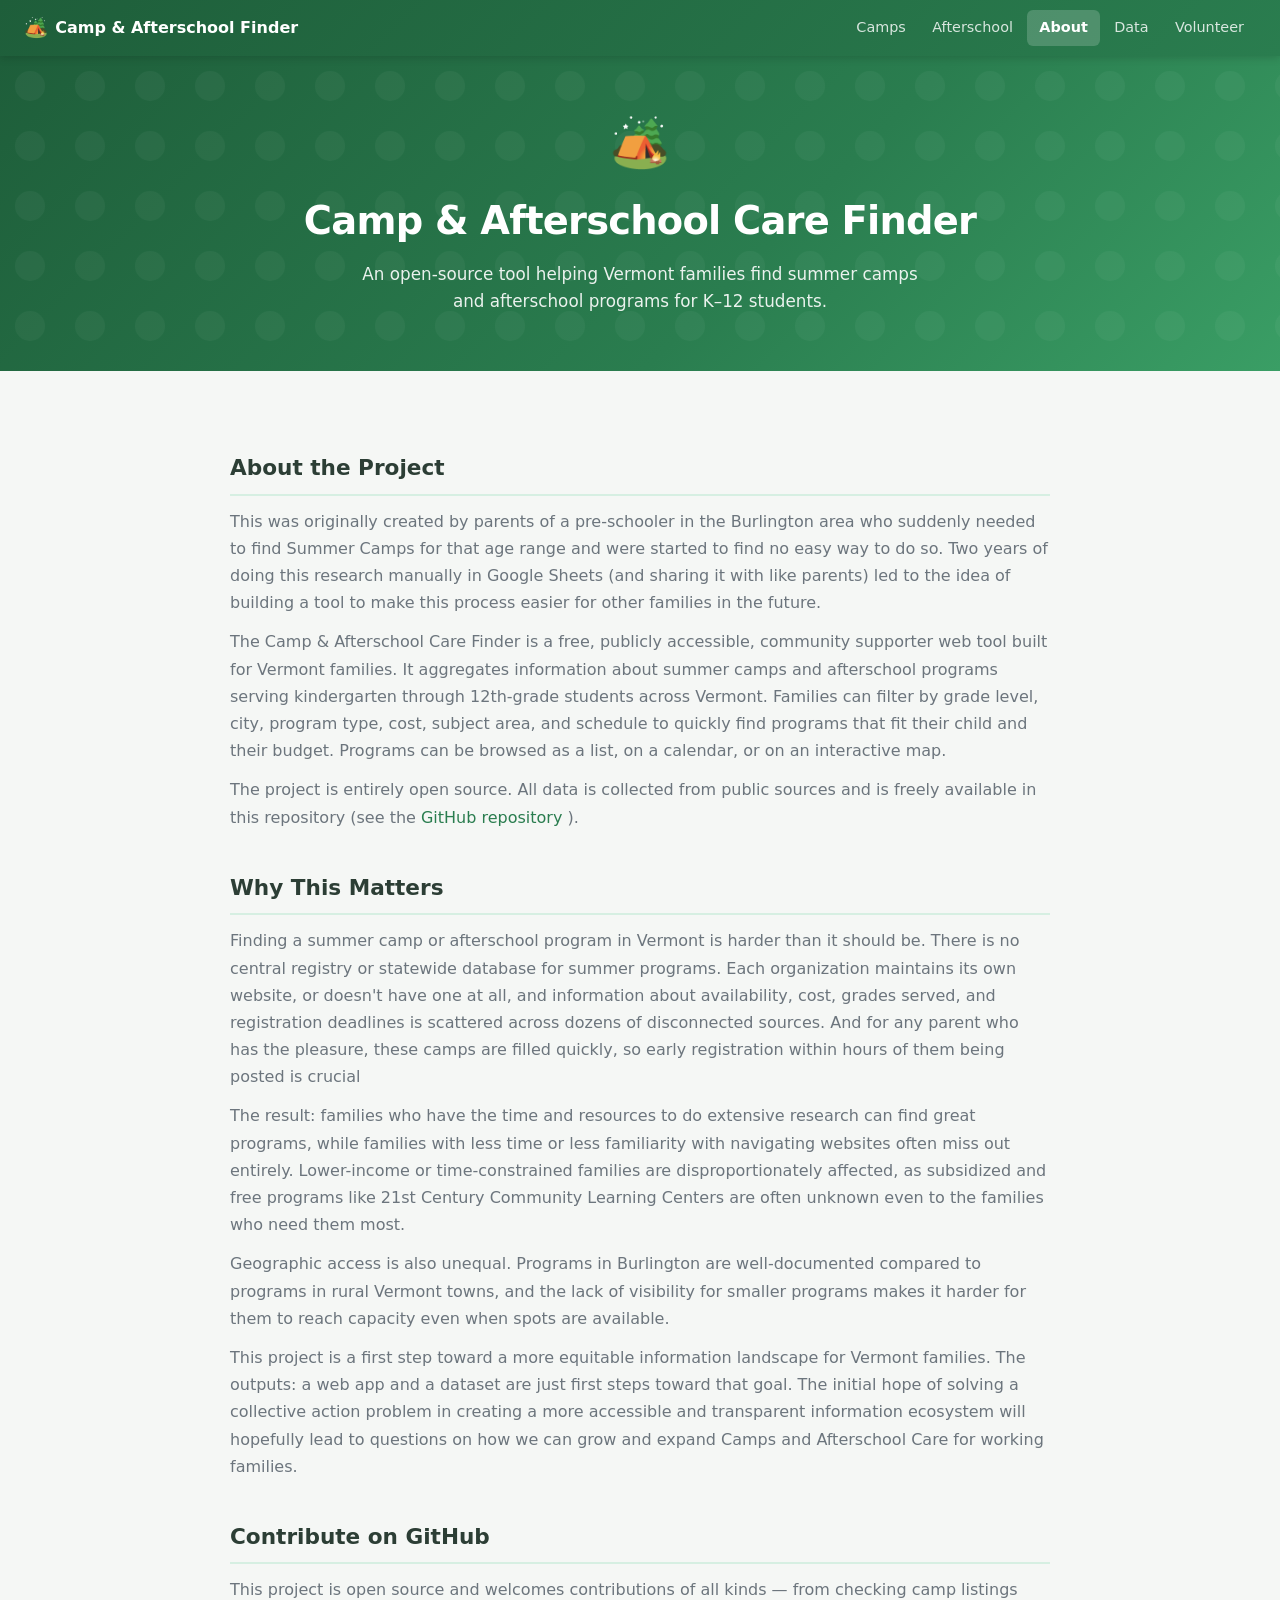
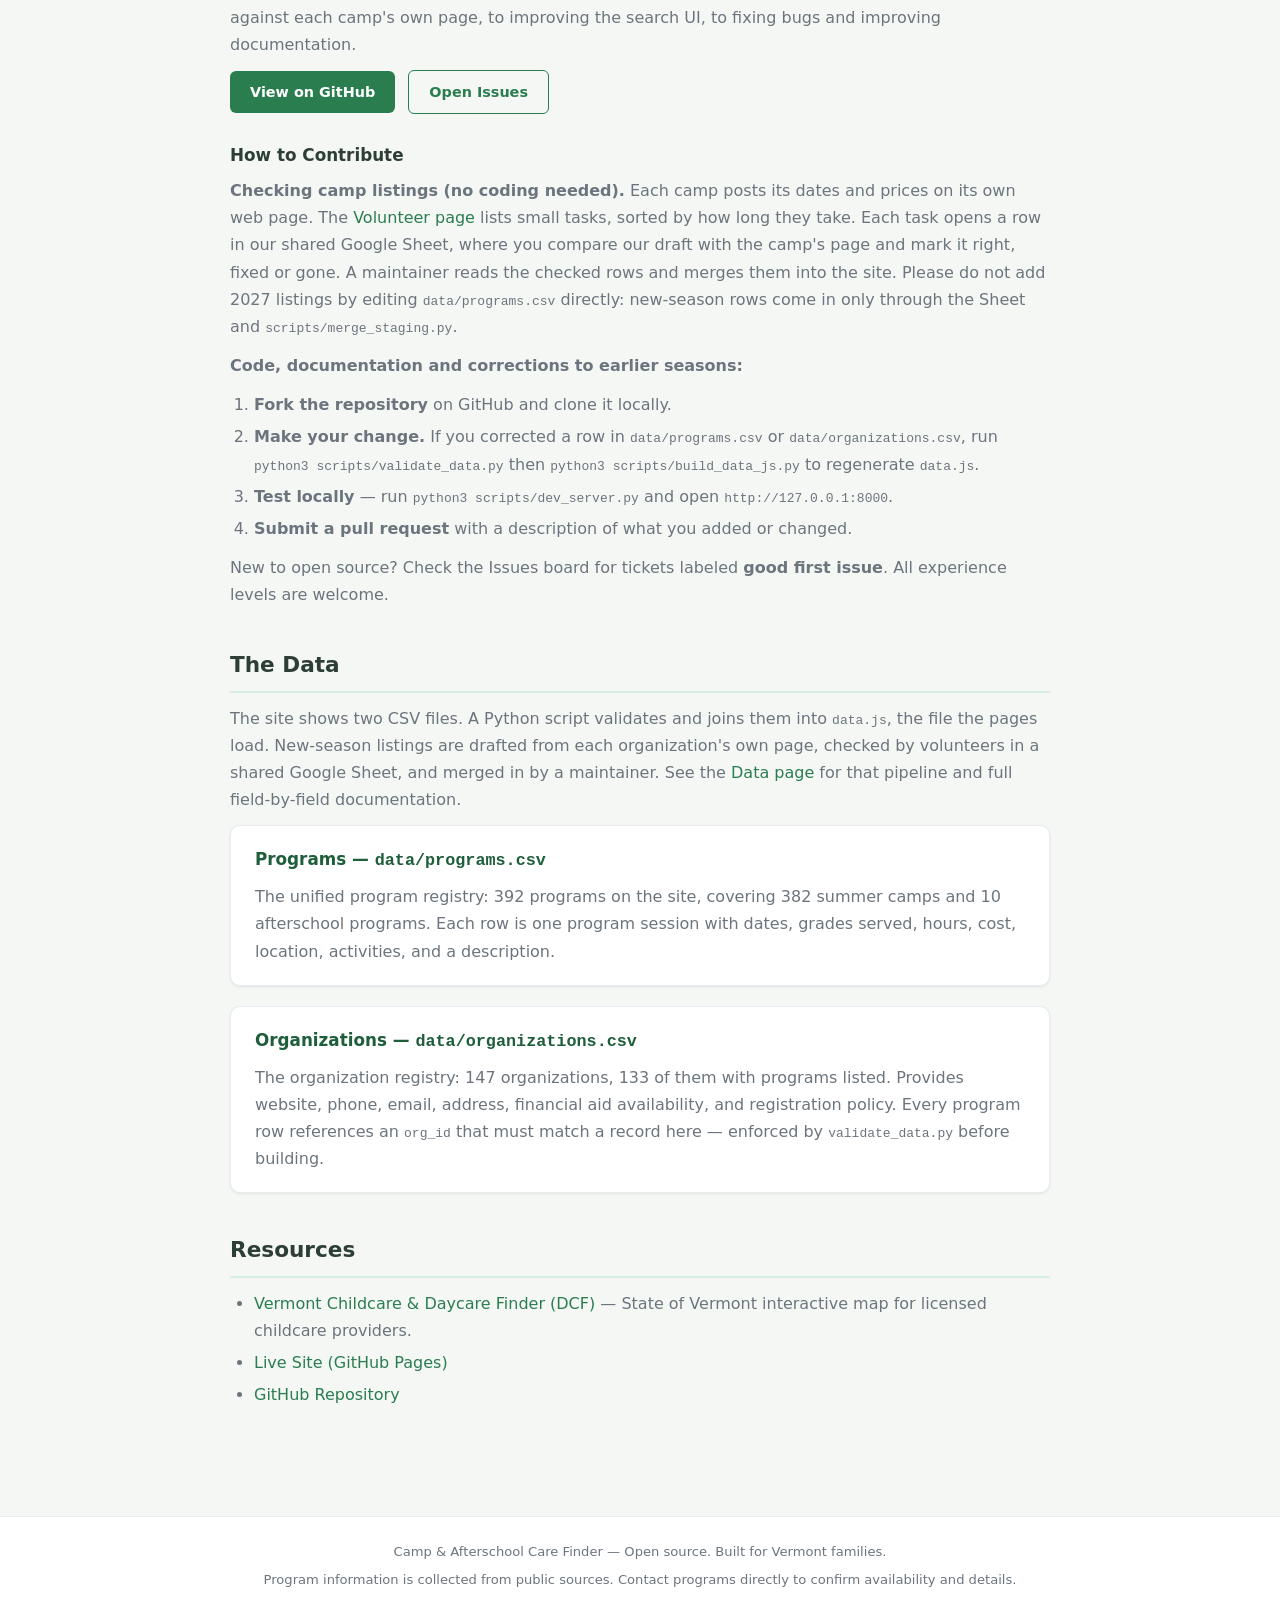
<file: about.html>
<!DOCTYPE html>
<html lang="en">
<head>
  <meta charset="UTF-8" />
  <link rel="icon" href="favicon.svg" type="image/svg+xml" />
  <meta name="viewport" content="width=device-width, initial-scale=1.0" />
  <title>About – Camp &amp; Afterschool Care Finder</title>
  <meta name="description" content="About the Camp and Afterschool Care Finder — an open-source tool helping Vermont families find K–12 programs." />
  <link rel="stylesheet" href="styles.css" />
</head>
<body>

  <div class="static-hero">
    <div class="static-hero-content">
      <span class="static-hero-icon">🏕️</span>
      <h1>Camp &amp; Afterschool Care Finder</h1>
      <p>An open-source tool helping Vermont families find summer camps and afterschool programs for K–12 students.</p>
    </div>
  </div>

  <div class="static-page">

    <section class="static-section">
      <h2>About the Project</h2>
      <p>This was originally created by parents of a pre-schooler in the Burlington area who suddenly needed to find Summer Camps for that age range and were started to find no easy way to do so. Two years of doing this research manually in Google Sheets (and sharing it with like parents) led to the idea of building a tool to make this process easier for other families in the future.</p>
      <p>The Camp &amp; Afterschool Care Finder is a free, publicly accessible, community supporter web tool built for Vermont families. It aggregates information about summer camps and afterschool programs serving kindergarten through 12th-grade students across Vermont. Families can filter by grade level, city, program type, cost, subject area, and schedule to quickly find programs that fit their child and their budget. Programs can be browsed as a list, on a calendar, or on an interactive map.</p>
      <p>The project is entirely open source. All data is collected from public sources and is freely available in this repository (see the 
        <a href="https://github.com/kefortney/Camp-and-Afterschool-Care-Finder" target="_blank" rel="noopener noreferrer">GitHub repository</a>
        ).</p>

    </section>

    <section class="static-section">
      <h2>Why This Matters</h2>
      <p>Finding a summer camp or afterschool program in Vermont is harder than it should be. There is no central registry or statewide database for summer programs. Each organization maintains its own website, or doesn't have one at all, and information about availability, cost, grades served, and registration deadlines is scattered across dozens of disconnected sources. And for any parent who has the pleasure, these camps are filled quickly, so early registration within hours of them being posted is crucial</p>
      <p>The result: families who have the time and resources to do extensive research can find great programs, while families with less time or less familiarity with navigating websites often miss out entirely. Lower-income or time-constrained families are disproportionately affected, as subsidized and free programs like 21st Century Community Learning Centers are often unknown even to the families who need them most.</p>
      <p>Geographic access is also unequal. Programs in Burlington are well-documented compared to programs in rural Vermont towns, and the lack of visibility for smaller programs makes it harder for them to reach capacity even when spots are available.</p>
      <p>This project is a first step toward a more equitable information landscape for Vermont families. The outputs: a web app and a dataset are just first steps toward that goal. The initial hope of solving a collective action problem in creating a more accessible and transparent information ecosystem will hopefully lead to questions on how we can grow and expand Camps and Afterschool Care for working families.</p>
    </section>

    <section class="static-section">
      <h2>Contribute on GitHub</h2>
      <p>This project is open source and welcomes contributions of all kinds — from checking camp listings against each camp's own page, to improving the search UI, to fixing bugs and improving documentation.</p>
      <a class="link-btn" href="https://github.com/kefortney/Camp-and-Afterschool-Care-Finder" target="_blank" rel="noopener noreferrer">View on GitHub</a>
      <a class="link-btn link-btn-outline" href="https://github.com/kefortney/Camp-and-Afterschool-Care-Finder/issues" target="_blank" rel="noopener noreferrer">Open Issues</a>
      <h3>How to Contribute</h3>
      <p><strong>Checking camp listings (no coding needed).</strong> Each camp posts its dates and prices on its own web page. The <a href="volunteer.html">Volunteer page</a> lists small tasks, sorted by how long they take. Each task opens a row in our shared Google Sheet, where you compare our draft with the camp's page and mark it right, fixed or gone. A maintainer reads the checked rows and merges them into the site. Please do not add 2027 listings by editing <code>data/programs.csv</code> directly: new-season rows come in only through the Sheet and <code>scripts/merge_staging.py</code>.</p>
      <p><strong>Code, documentation and corrections to earlier seasons:</strong></p>
      <ol>
        <li><strong>Fork the repository</strong> on GitHub and clone it locally.</li>
        <li><strong>Make your change.</strong> If you corrected a row in <code>data/programs.csv</code> or <code>data/organizations.csv</code>, run <code>python3 scripts/validate_data.py</code> then <code>python3 scripts/build_data_js.py</code> to regenerate <code>data.js</code>.</li>
        <li><strong>Test locally</strong> — run <code>python3 scripts/dev_server.py</code> and open <code>http://127.0.0.1:8000</code>.</li>
        <li><strong>Submit a pull request</strong> with a description of what you added or changed.</li>
      </ol>
      <p>New to open source? Check the Issues board for tickets labeled <strong>good first issue</strong>. All experience levels are welcome.</p>
    </section>

    <section class="static-section">
      <h2>The Data</h2>
      <p>The site shows two CSV files. A Python script validates and joins them into <code>data.js</code>, the file the pages load. New-season listings are drafted from each organization's own page, checked by volunteers in a shared Google Sheet, and merged in by a maintainer. See the <a href="data.html">Data page</a> for that pipeline and full field-by-field documentation.</p>

      <div class="static-card">
        <h3>Programs — <code>data/programs.csv</code></h3>
        <p>The unified program registry: <span data-count="programs">…</span> programs on the site, covering <span data-count="camps">…</span> summer camps and <span data-count="afterschool">…</span> afterschool programs. Each row is one program session with dates, grades served, hours, cost, location, activities, and a description.</p>
      </div>

      <div class="static-card">
        <h3>Organizations — <code>data/organizations.csv</code></h3>
        <p>The organization registry: <span data-count="orgs">…</span> organizations, <span data-count="orgsWithPrograms">…</span> of them with programs listed. Provides website, phone, email, address, financial aid availability, and registration policy. Every program row references an <code>org_id</code> that must match a record here — enforced by <code>validate_data.py</code> before building.</p>
      </div>
    </section>

    <section class="static-section">
      <h2>Resources</h2>
      <ul>
        <li><a href="https://dcf.vermont.gov/cdd/families/find-care/map" target="_blank" rel="noopener noreferrer">Vermont Childcare &amp; Daycare Finder (DCF)</a> — State of Vermont interactive map for licensed childcare providers.</li>
        <li><a href="https://kefortney.github.io/Camp-and-Afterschool-Care-Finder/" target="_blank" rel="noopener noreferrer">Live Site (GitHub Pages)</a></li>
        <li><a href="https://github.com/kefortney/Camp-and-Afterschool-Care-Finder" target="_blank" rel="noopener noreferrer">GitHub Repository</a></li>
      </ul>
    </section>

  </div>

  <footer>
    <p>Camp &amp; Afterschool Care Finder &mdash; Open source. Built for Vermont families.</p>
    <p style="margin-top:0.4rem;">Program information is collected from public sources. Contact programs directly to confirm availability and details.</p>
  </footer>

  <script src="data.js"></script>
  <script src="lib.js"></script>
  <script>
    // Counts come from the data the site is showing, so they cannot go out of date.
    (function () {
      if (typeof PROGRAMS === 'undefined' || typeof ORGANIZATIONS === 'undefined') return;
      const counts = CampLib.dataCounts(PROGRAMS, ORGANIZATIONS);
      document.querySelectorAll('[data-count]').forEach(el => {
        const n = counts[el.dataset.count];
        if (typeof n === 'number') el.textContent = n.toLocaleString('en-US');
      });
    })();
  </script>
  <script>window.NAV_PAGE = 'about';</script>
  <script src="nav.js"></script>
</body>
</html>
</file>
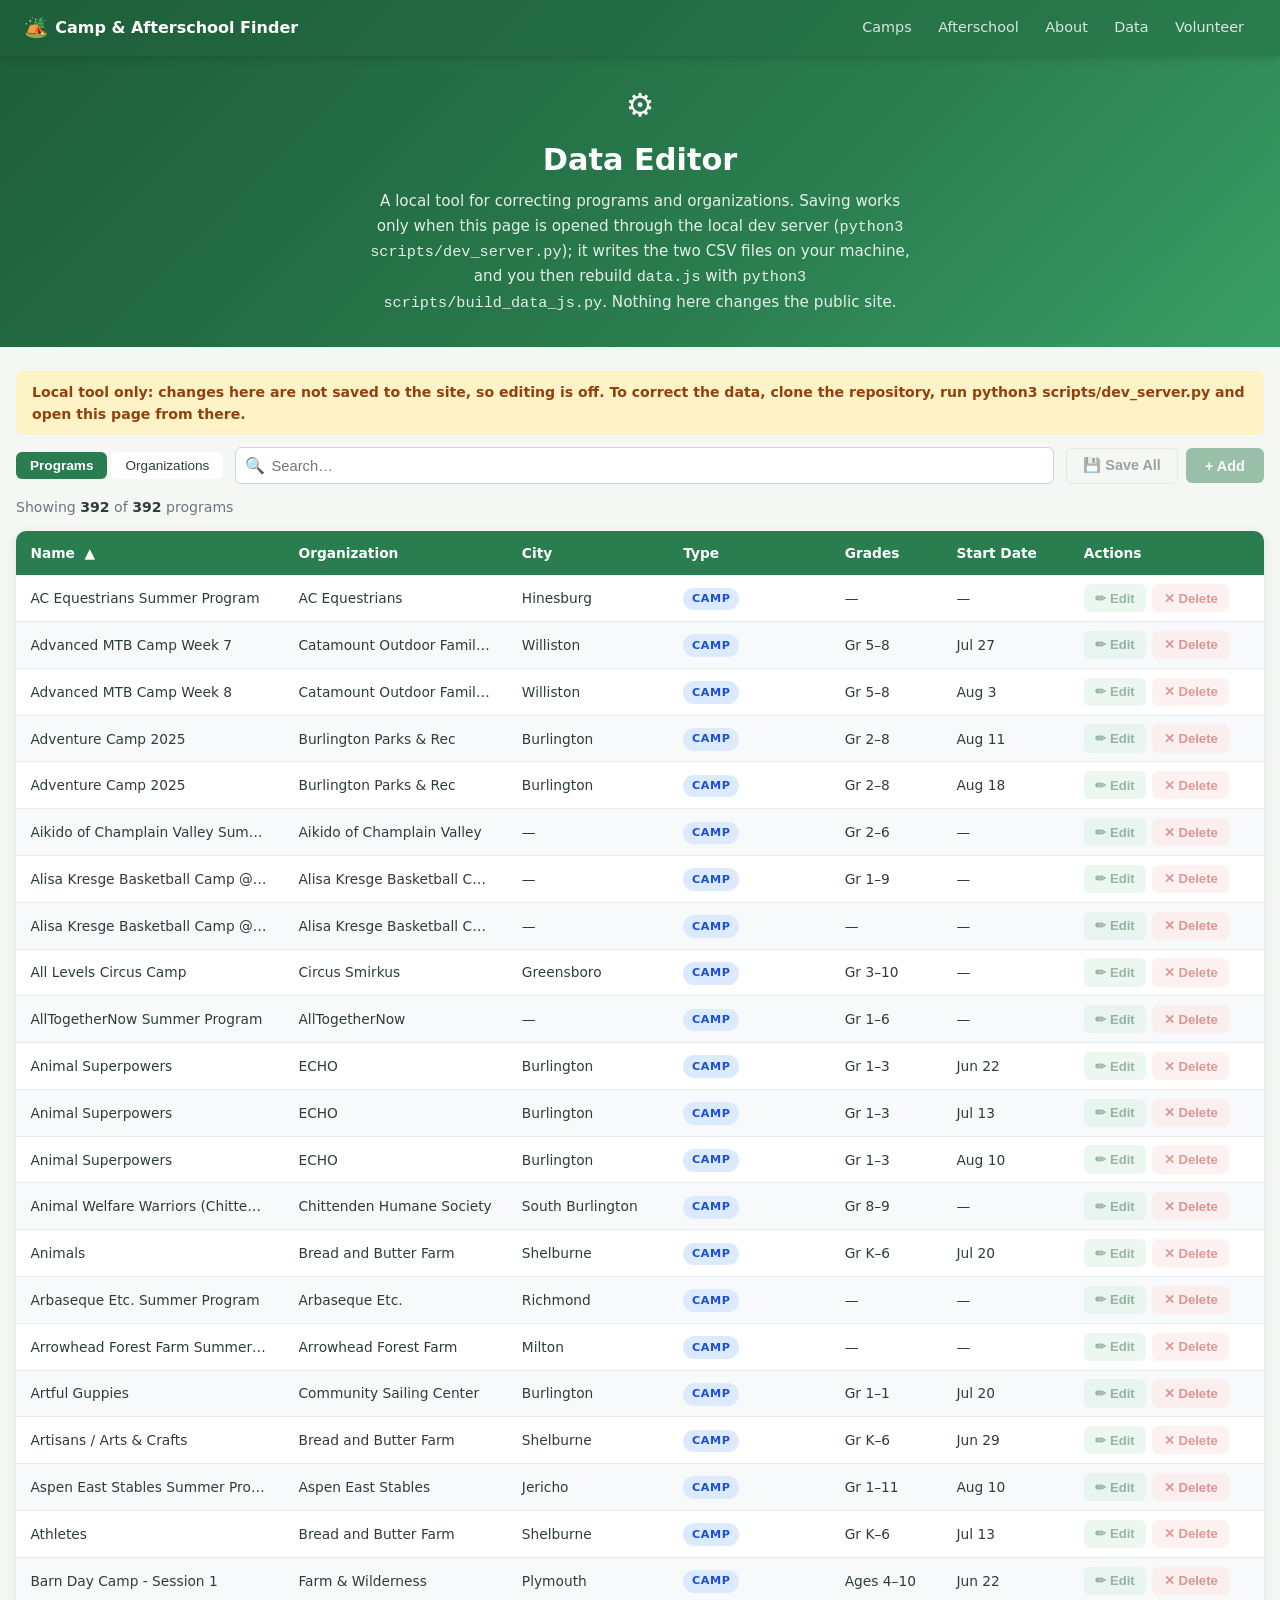
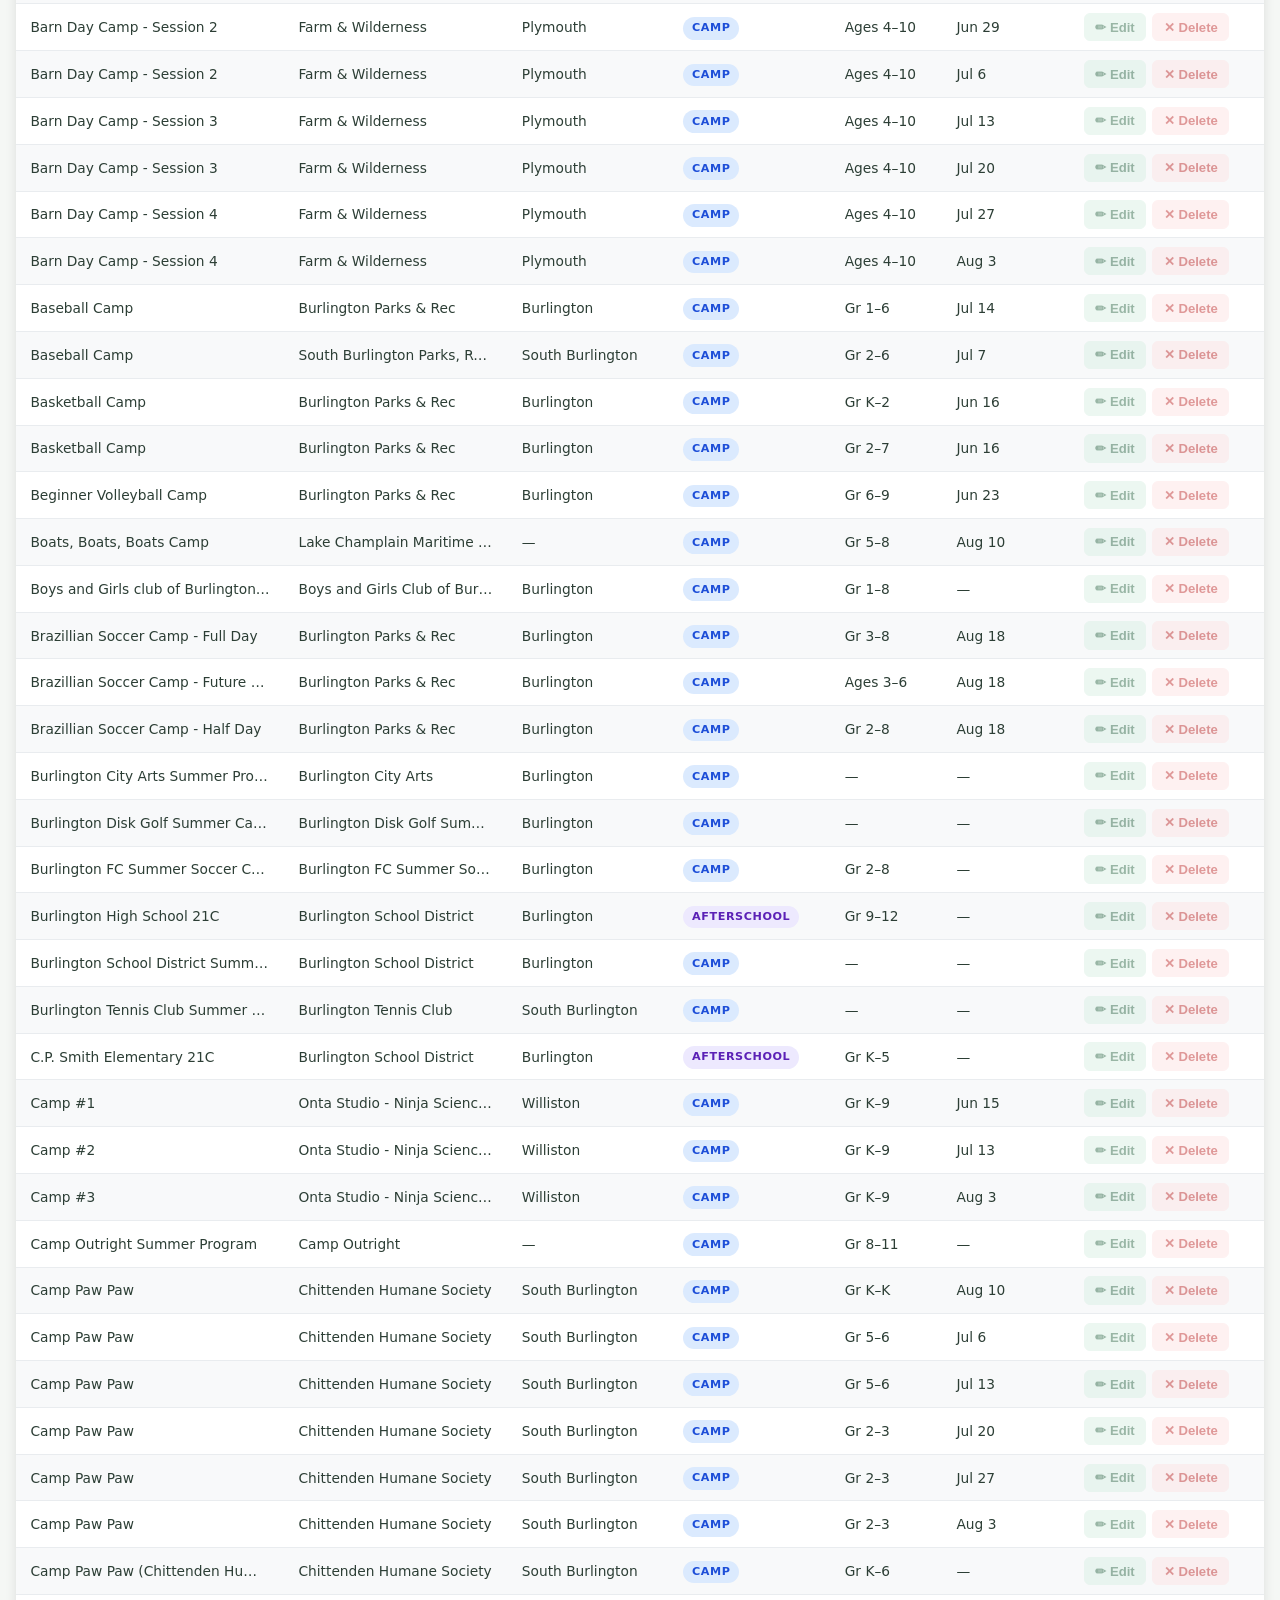
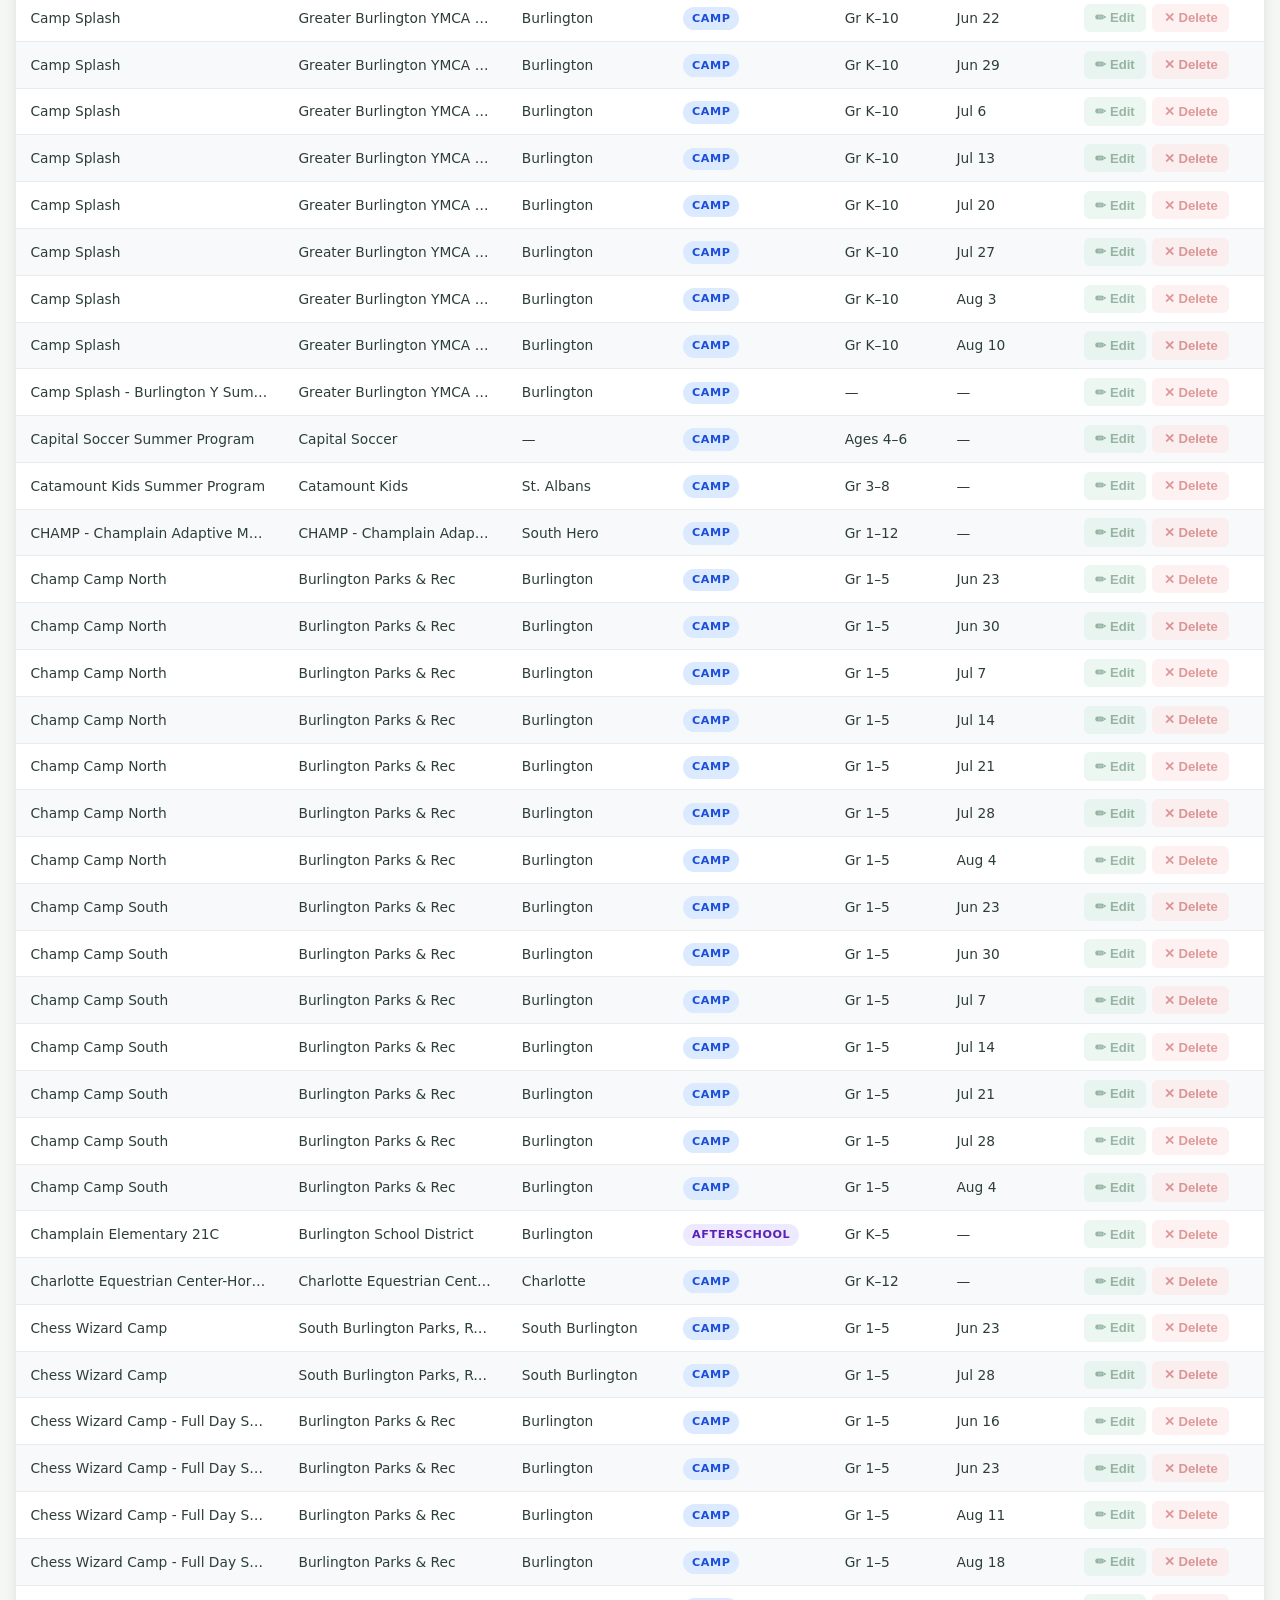
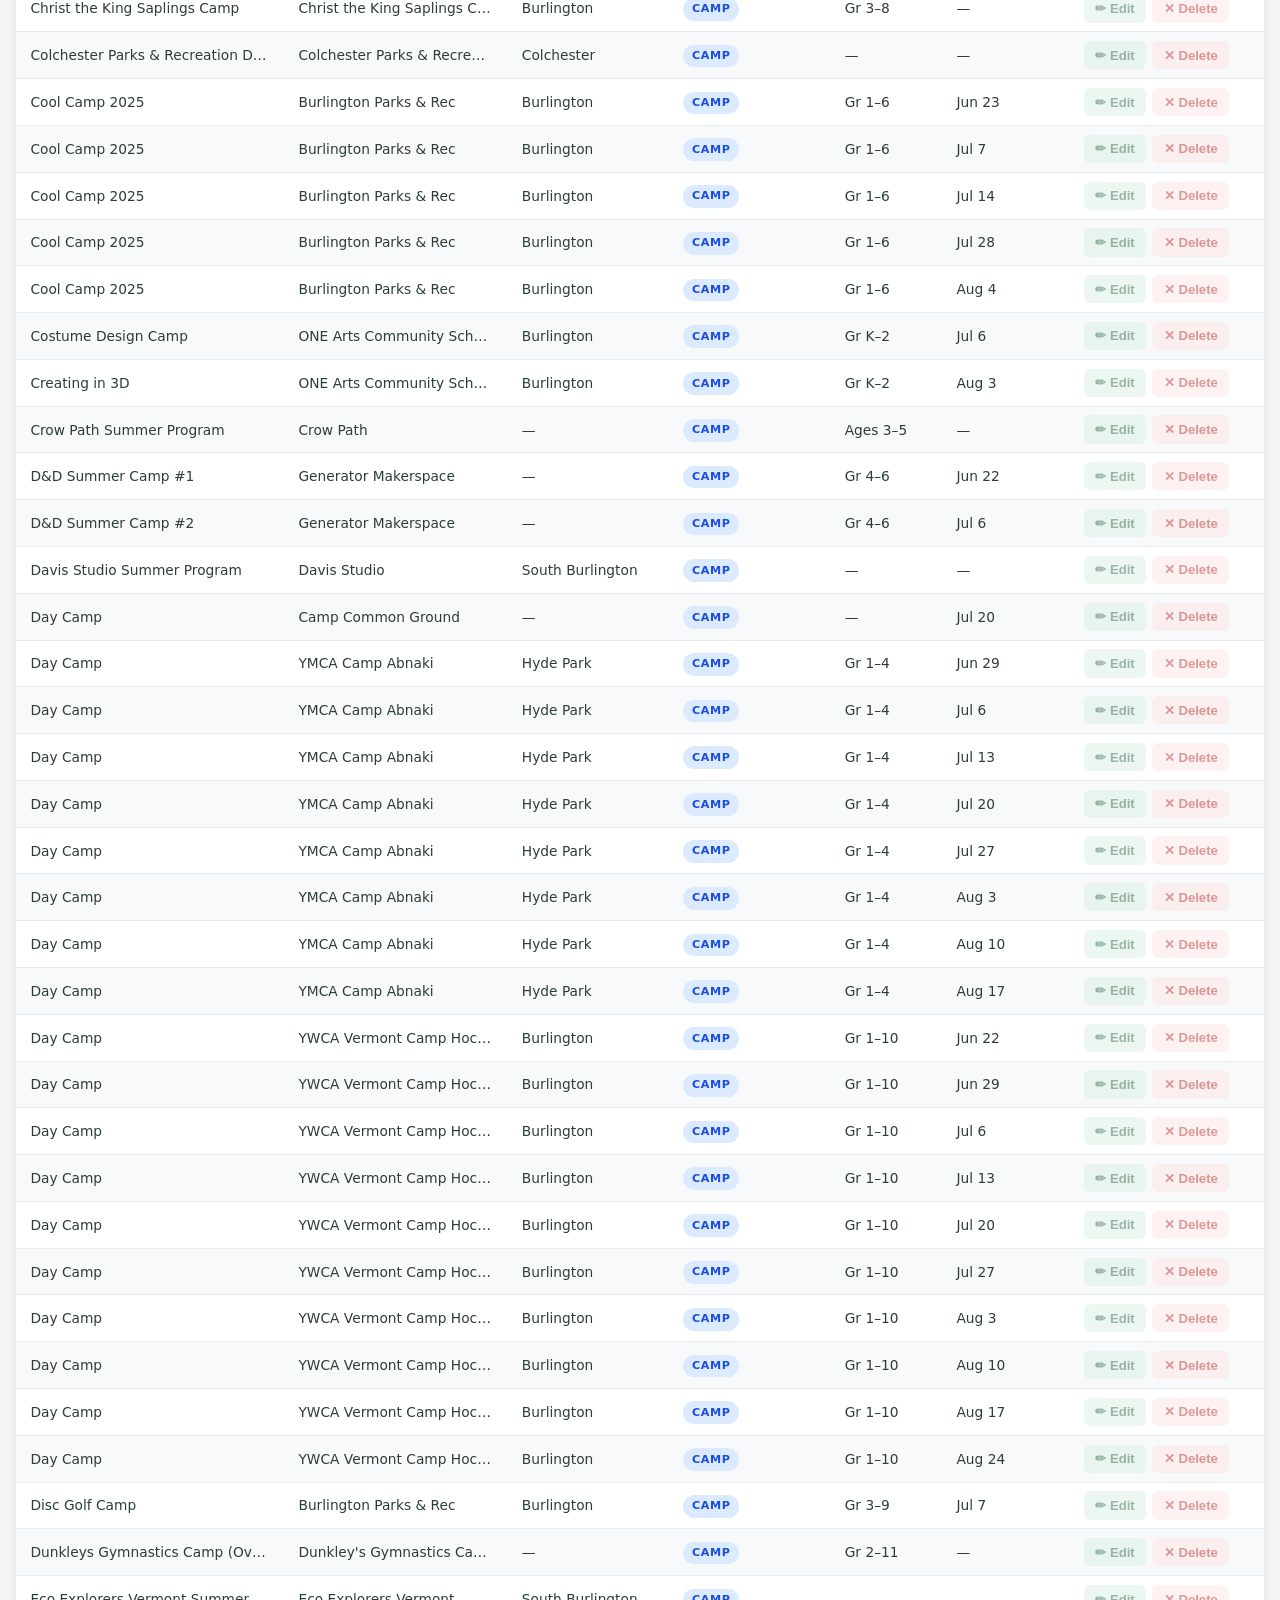
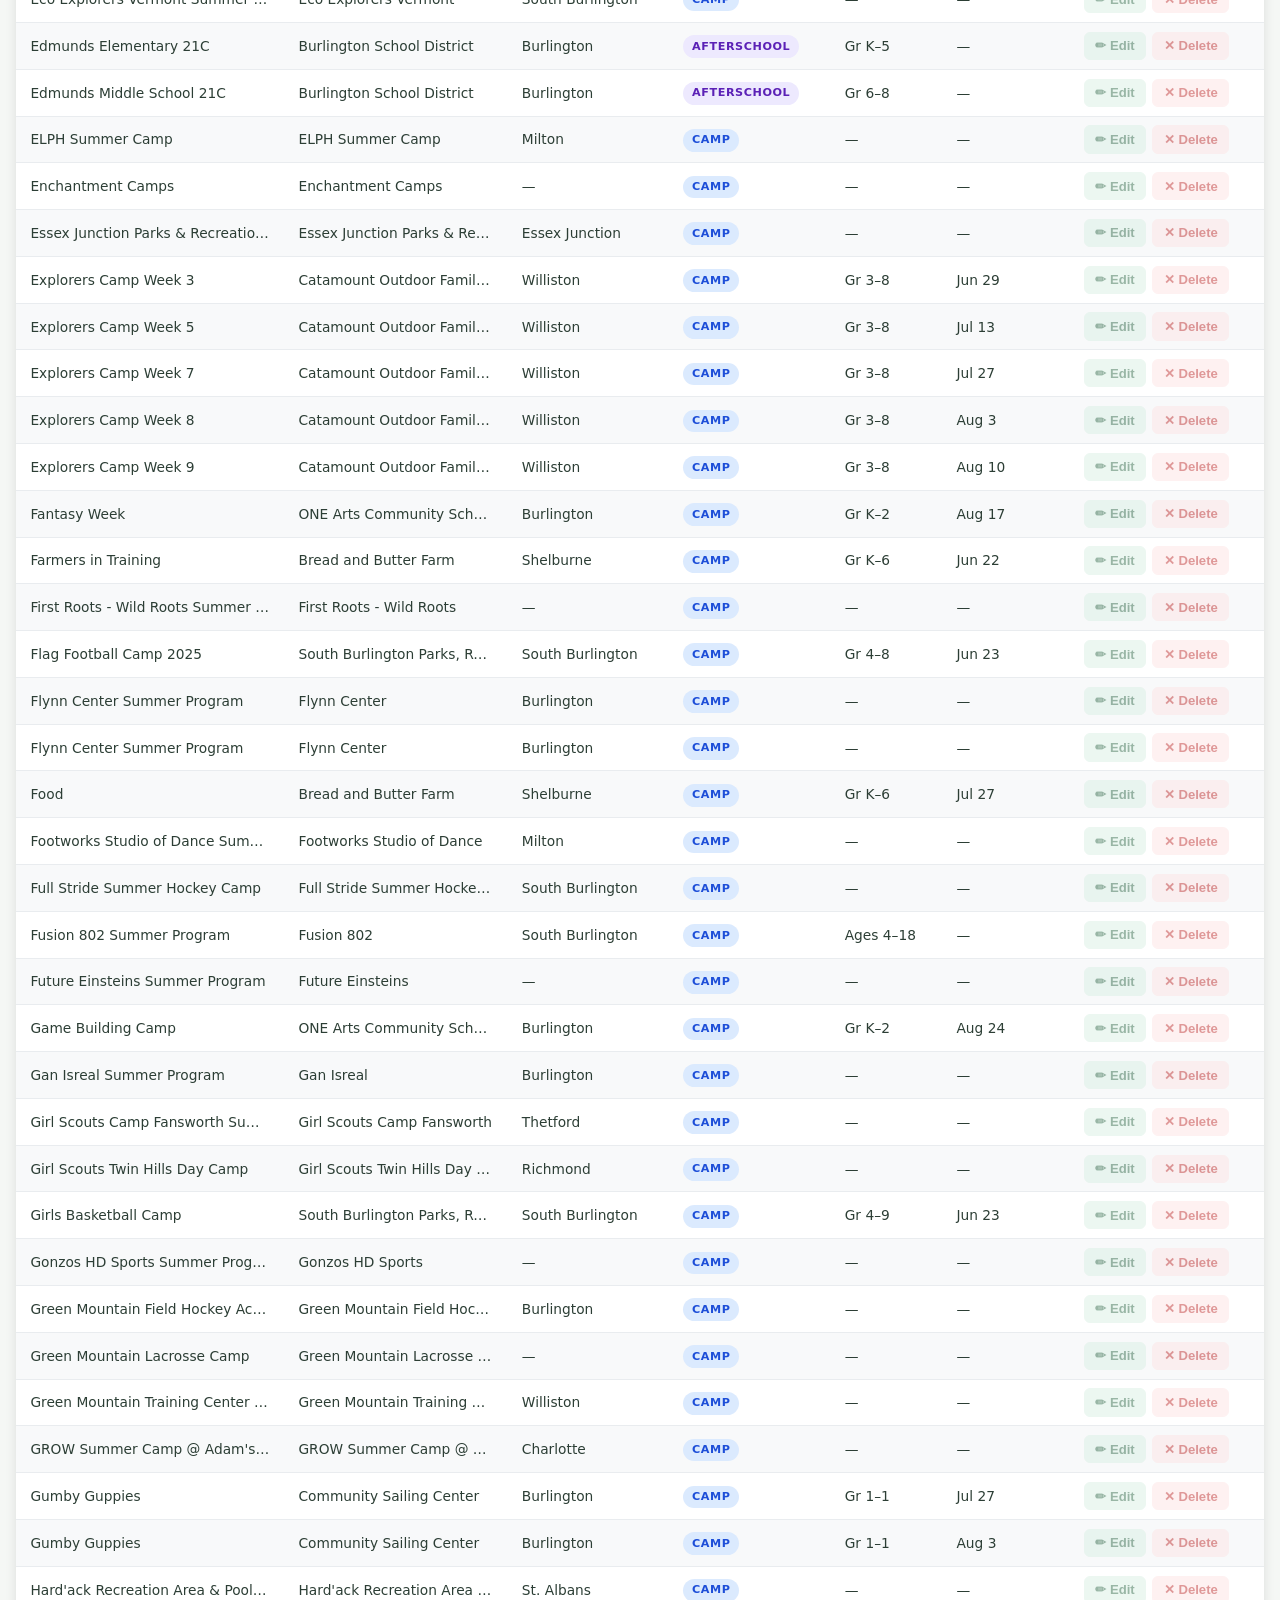
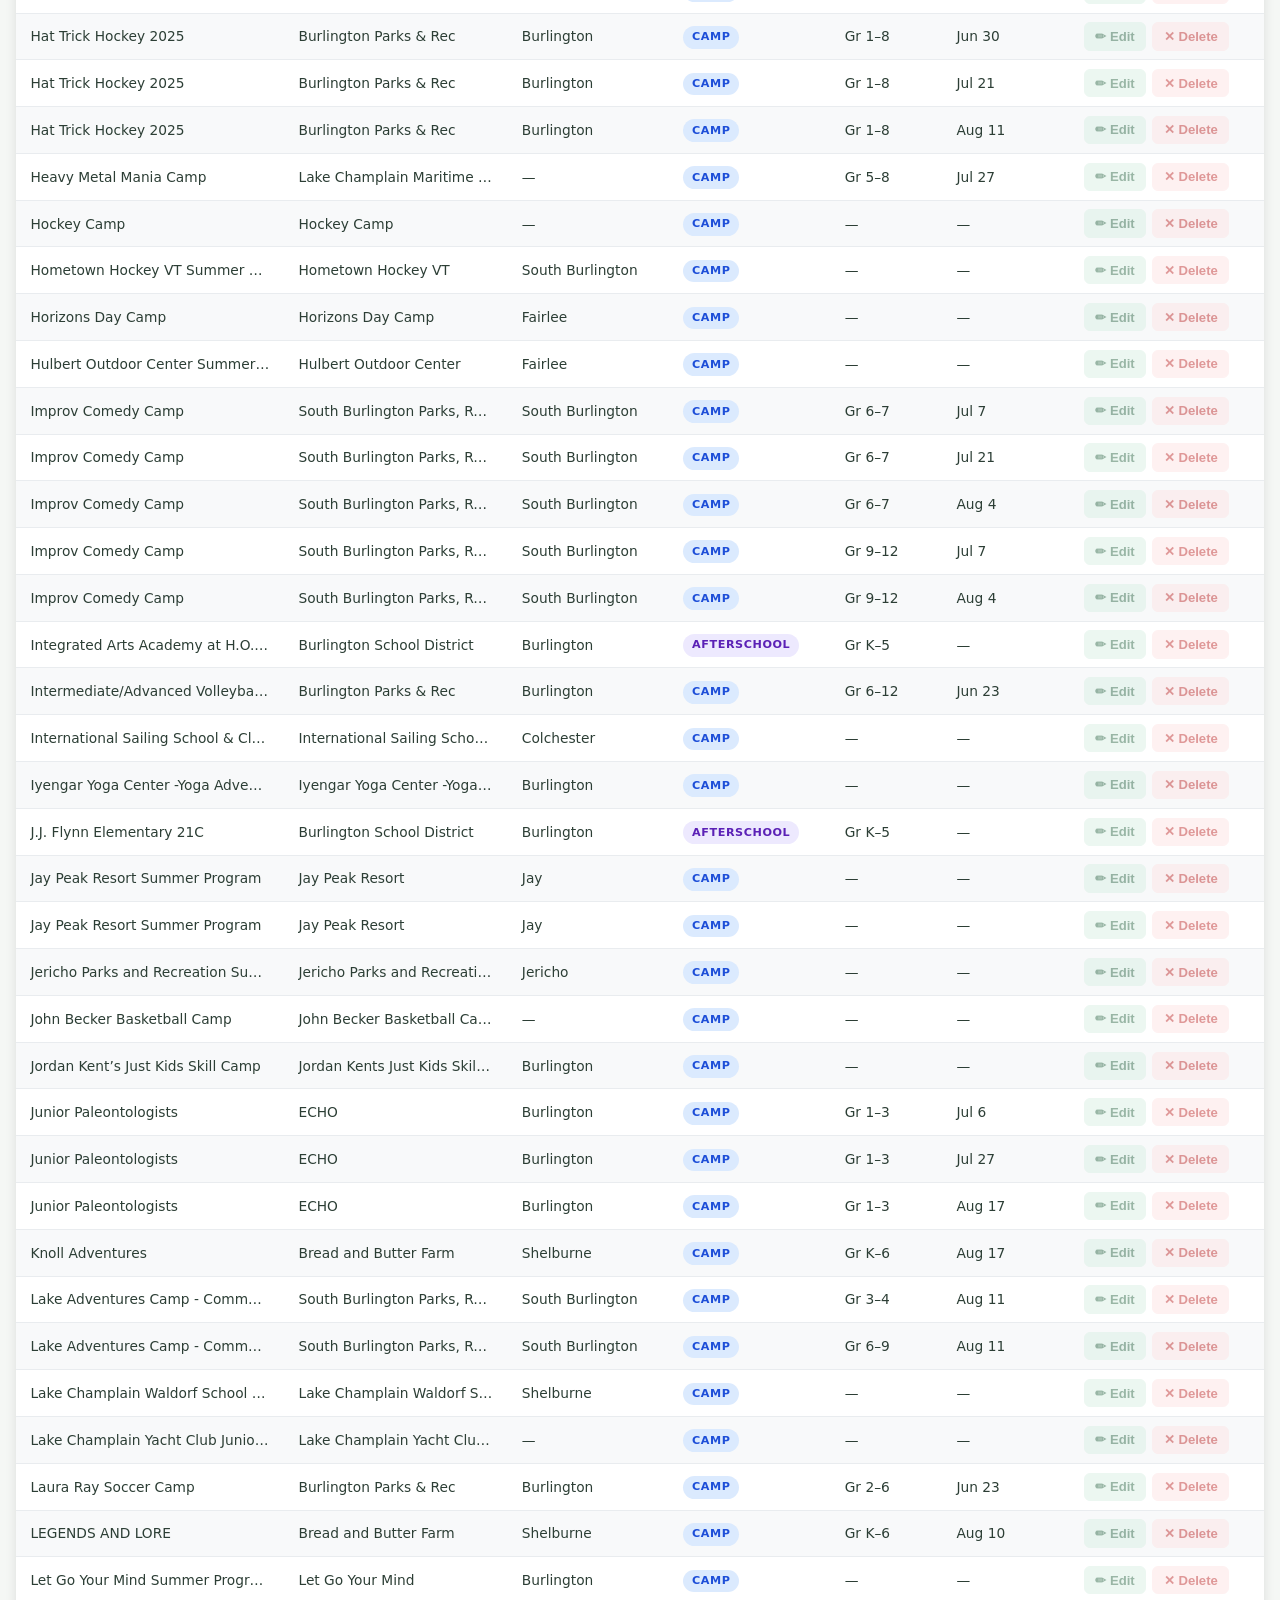
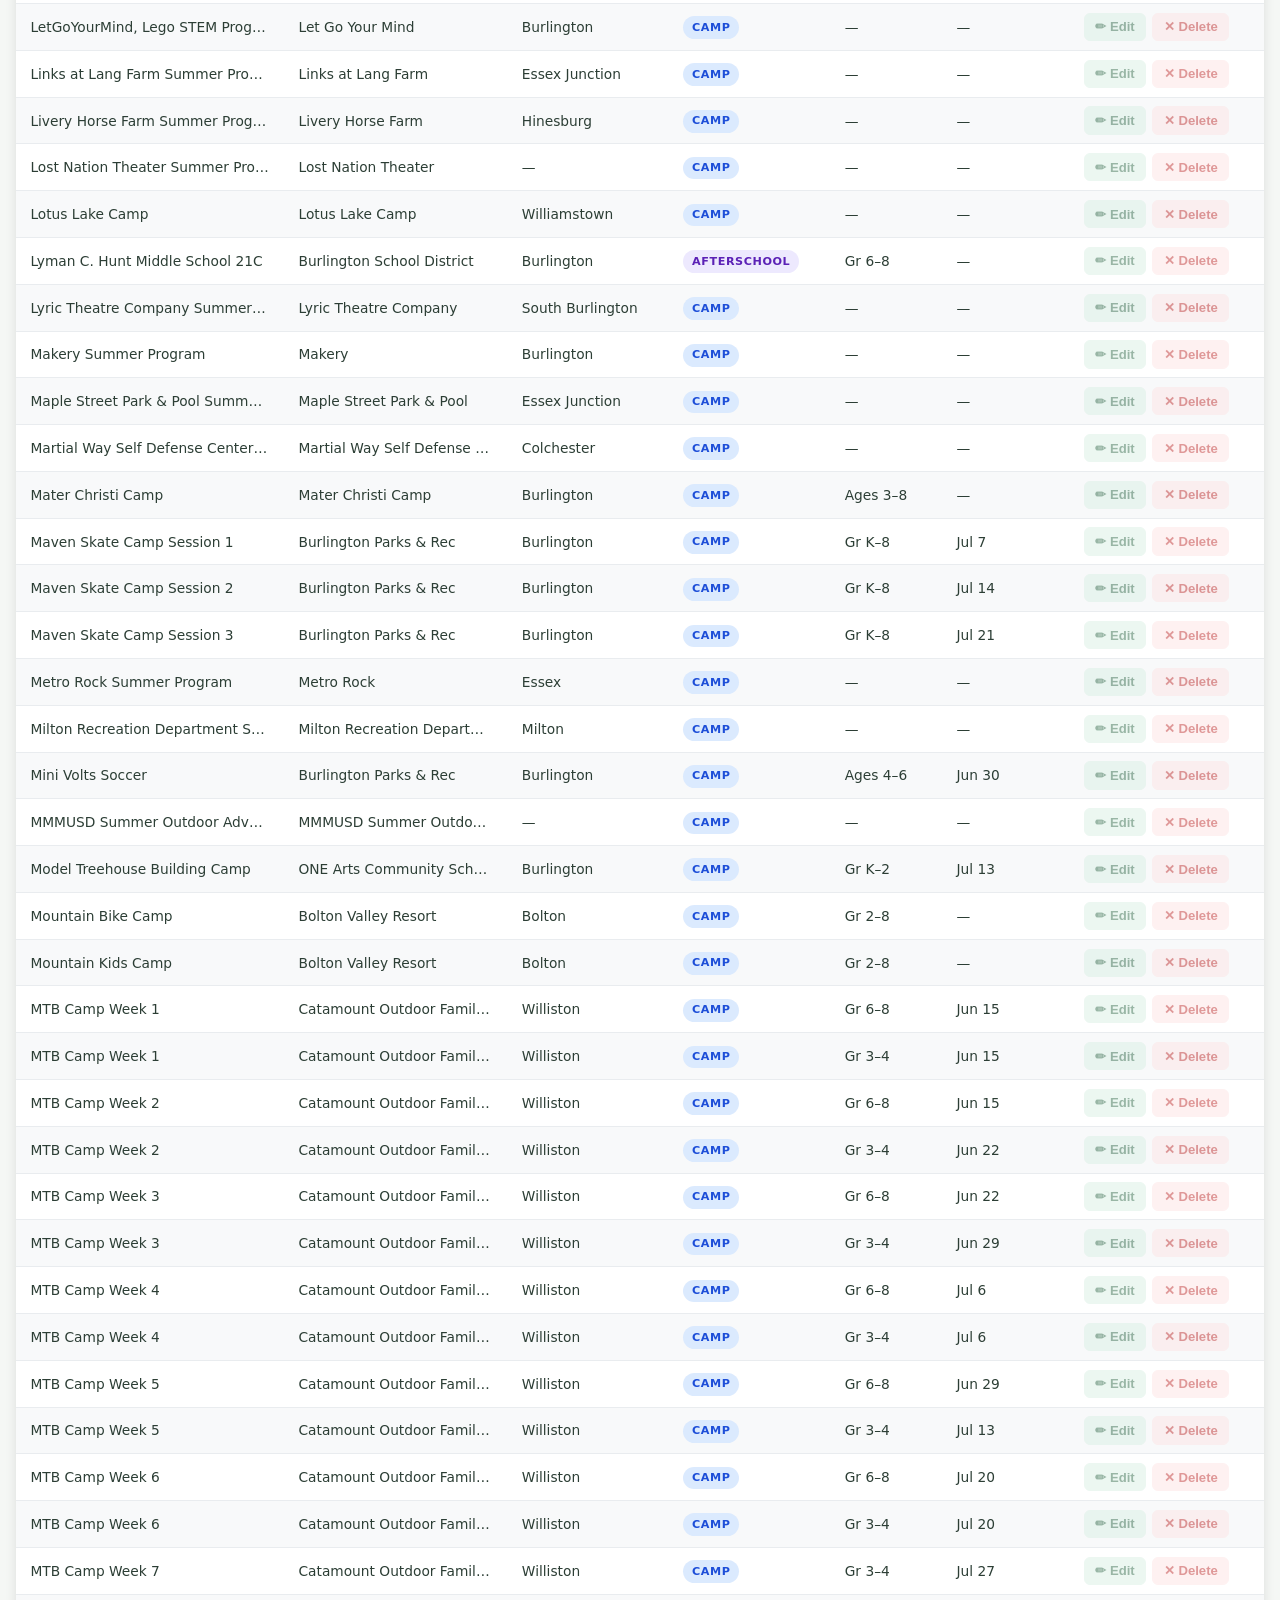
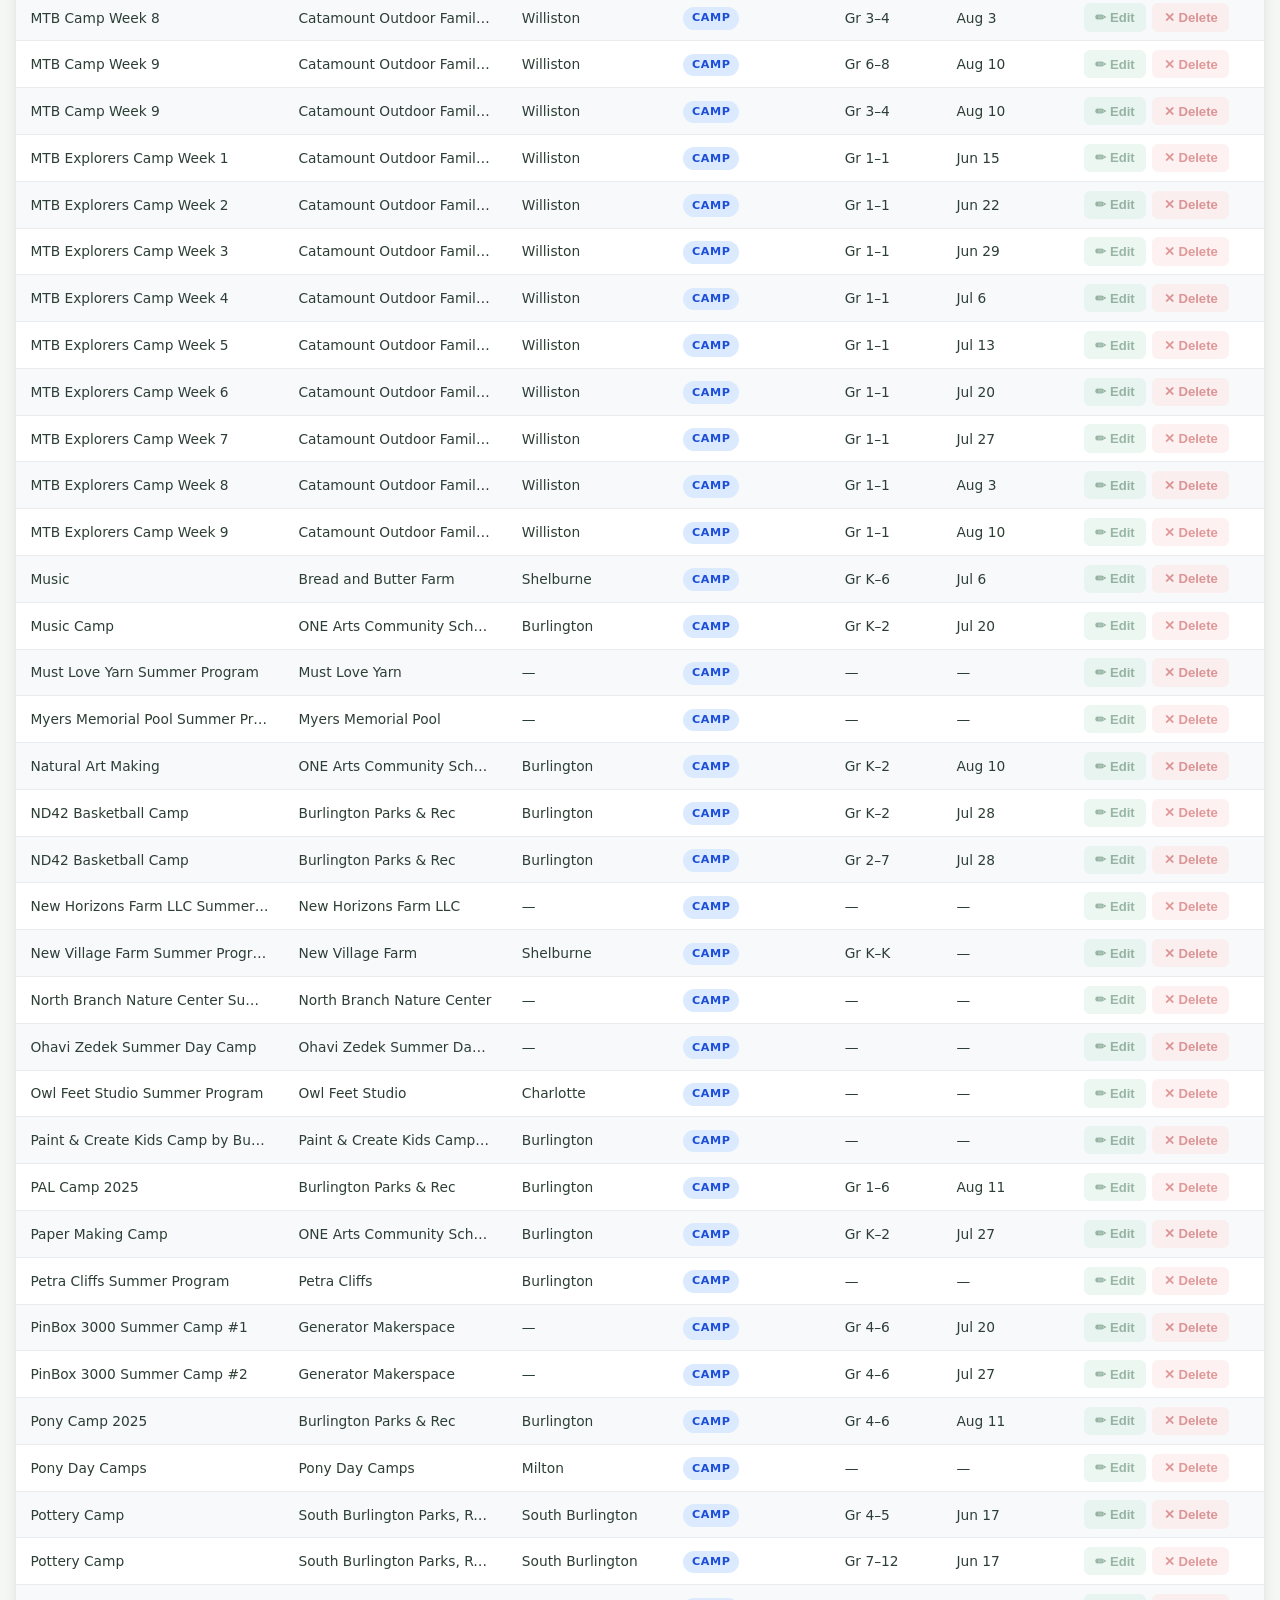
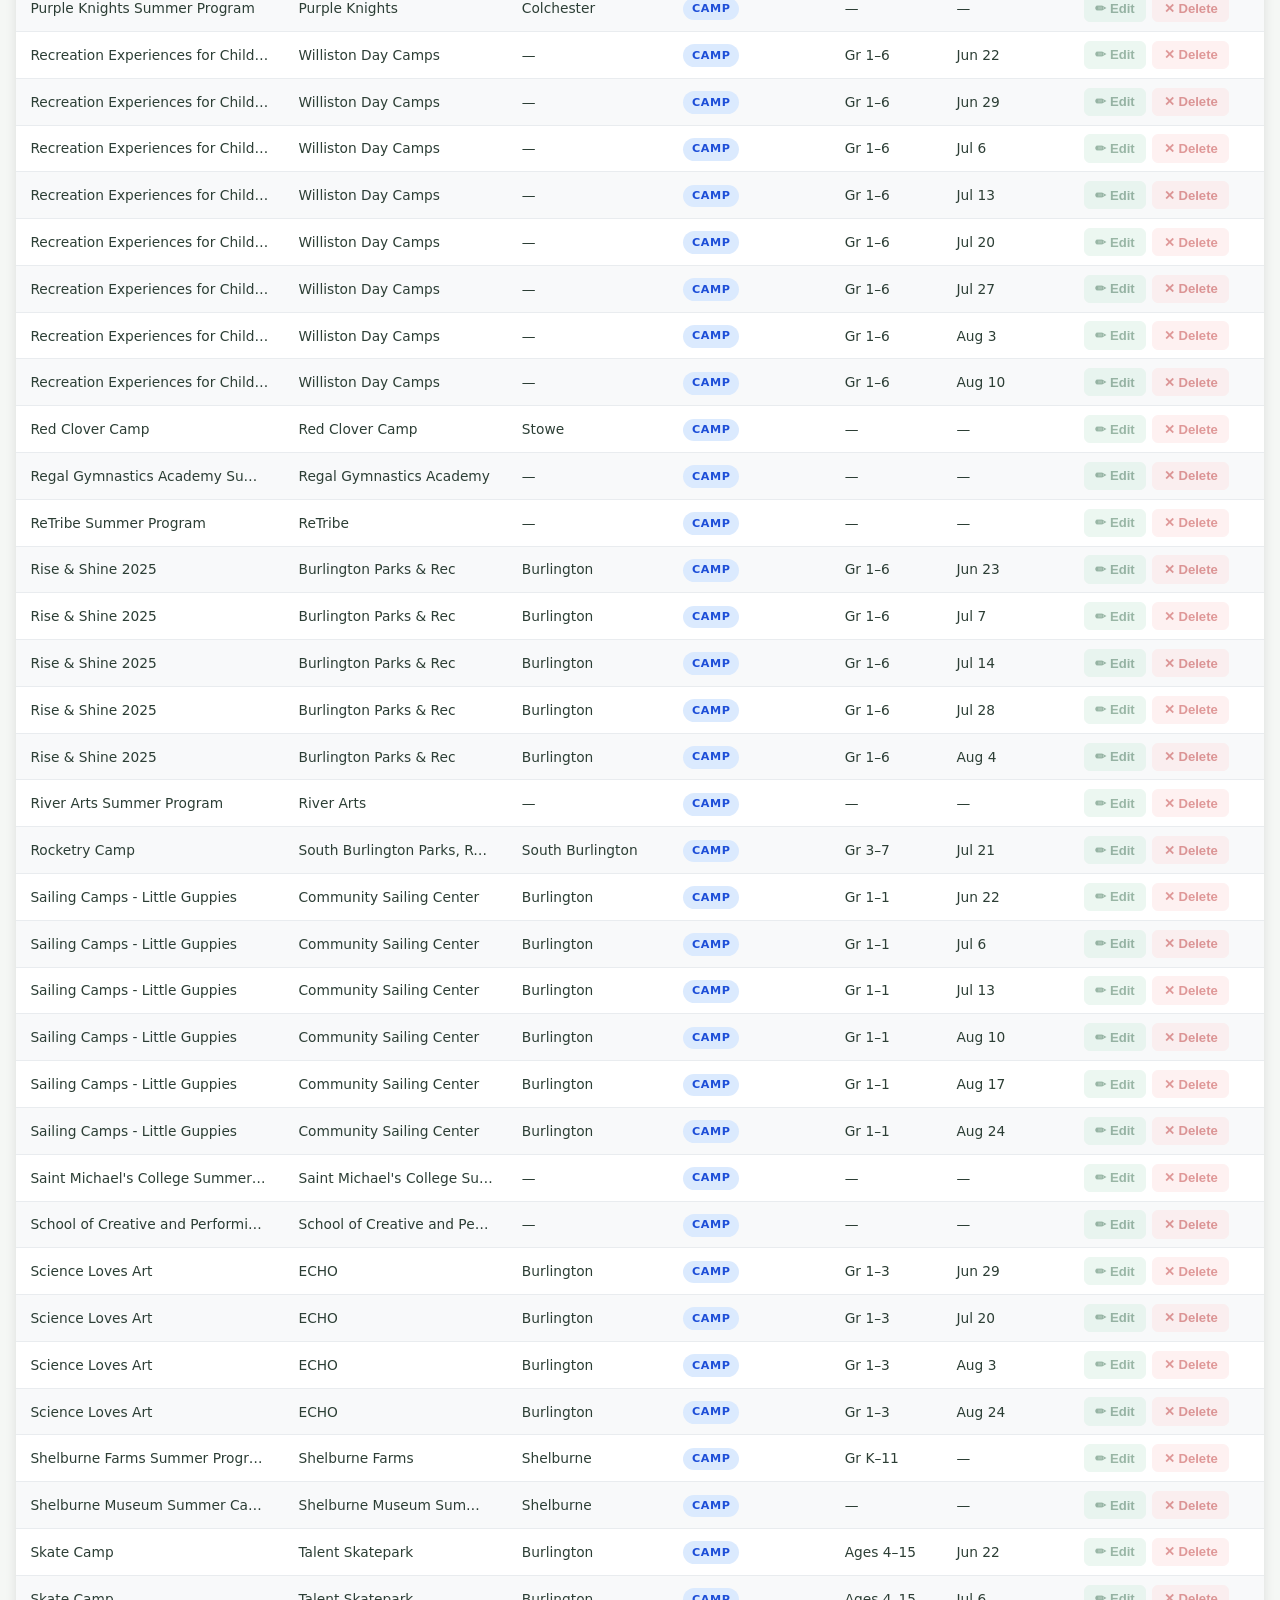
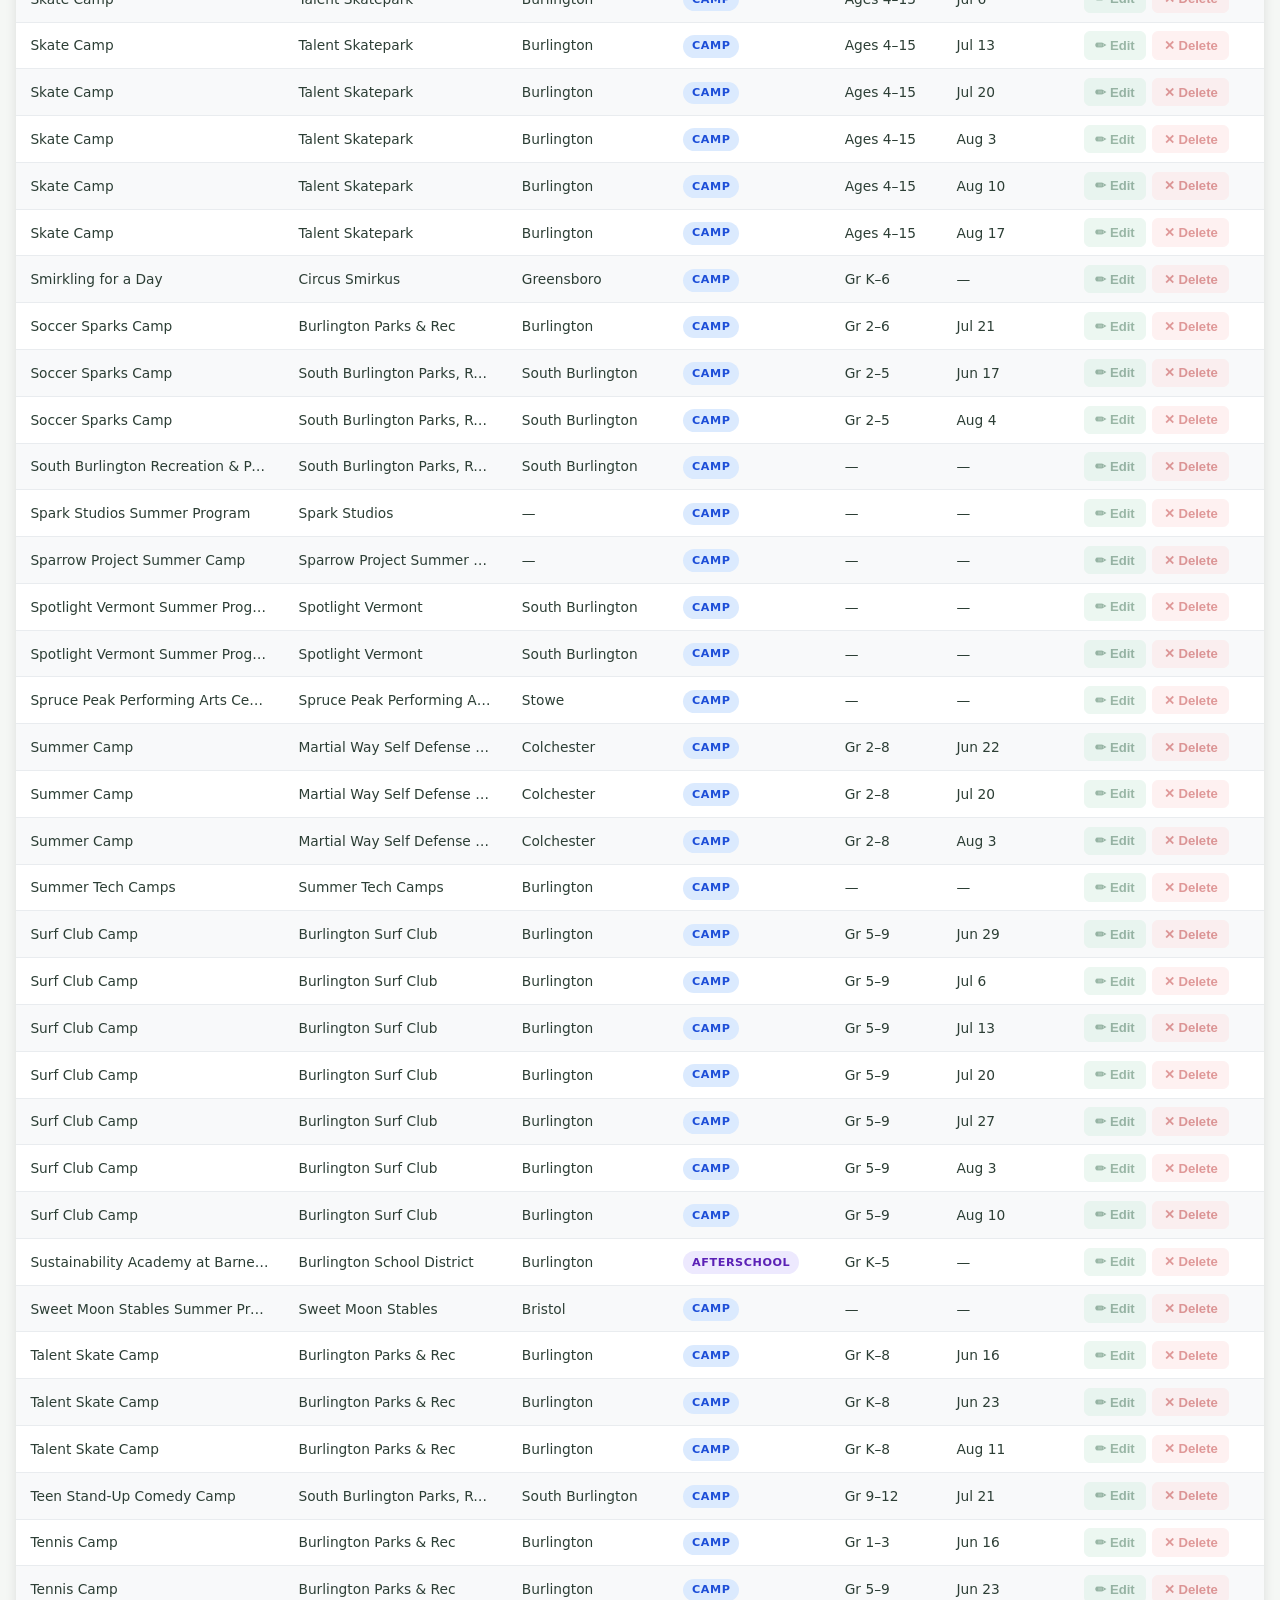
<file: admin.html>
<!DOCTYPE html>
<html lang="en">
<head>
  <meta charset="UTF-8" />
  <link rel="icon" href="favicon.svg" type="image/svg+xml" />
  <meta name="viewport" content="width=device-width, initial-scale=1.0" />
  <title>Admin – Camp &amp; Afterschool Care Finder</title>
  <meta name="robots" content="noindex" />
  <style>
    /* ===== Design Tokens (match main site) ===== */
    *, *::before, *::after { box-sizing: border-box; margin: 0; padding: 0; }

    /* ===== Top Navigation Bar ===== */
    .top-nav {
      background: linear-gradient(135deg, #1e5e3a 0%, #2a7d4f 100%);
      color: #fff;
      display: flex;
      align-items: center;
      justify-content: space-between;
      padding: 0 1.5rem;
      height: 56px;
      position: sticky;
      top: 0;
      z-index: 200;
      box-shadow: 0 2px 8px rgba(0,0,0,0.15);
      gap: 1rem;
    }
    .top-nav-brand {
      font-weight: 700;
      font-size: 1rem;
      color: #fff;
      text-decoration: none;
      display: flex;
      align-items: center;
      gap: 0.45rem;
      white-space: nowrap;
      flex-shrink: 0;
    }
    .top-nav-brand:hover { color: #fff; opacity: 0.9; text-decoration: none; }
    .top-nav-icon { font-size: 1.2rem; }
    .top-nav-links {
      display: flex;
      align-items: center;
      gap: 0.15rem;
      list-style: none;
      margin: 0;
      padding: 0;
    }
    .top-nav-links a {
      color: rgba(255,255,255,0.82);
      text-decoration: none;
      padding: 0.4rem 0.75rem;
      border-radius: 6px;
      font-size: 0.9rem;
      font-weight: 500;
      white-space: nowrap;
      display: block;
      transition: color 0.2s, background 0.2s;
    }
    .top-nav-links a:hover { color: #fff; background: rgba(255,255,255,0.12); text-decoration: none; }
    .top-nav-links a.active { color: #fff; background: rgba(255,255,255,0.18); font-weight: 700; }
    .top-nav-hamburger {
      display: none;
      flex-direction: column;
      justify-content: center;
      gap: 5px;
      background: none;
      border: none;
      cursor: pointer;
      padding: 0.4rem;
    }
    .top-nav-hamburger span { display: block; width: 22px; height: 2px; background: #fff; border-radius: 2px; }

    /* ===== Page Hero ===== */
    .page-hero {
      background: linear-gradient(135deg, #1e5e3a 0%, #2a7d4f 60%, #3a9e65 100%);
      color: #fff;
      text-align: center;
      position: relative;
      overflow: hidden;
    }
    .page-hero-content { position: relative; max-width: 800px; margin: 0 auto; }
    .page-hero-icon { font-size: 2rem; margin-bottom: 0.3rem; display: block; }
    .page-hero h1 { font-size: clamp(1.3rem, 3vw, 1.9rem); font-weight: 700; margin-bottom: 0.3rem; }
    .page-hero p { font-size: 0.95rem; opacity: 0.88; max-width: 540px; margin: 0 auto; }

    @media (max-width: 640px) {
      .top-nav { padding: 0 1rem; }
      .top-nav-hamburger { display: flex; }
      .top-nav-links {
        display: none;
        position: absolute;
        top: 56px; left: 0; right: 0;
        background: #1e5e3a;
        flex-direction: column;
        align-items: stretch;
        padding: 0.5rem 0;
        box-shadow: 0 4px 12px rgba(0,0,0,0.2);
        gap: 0;
      }
      .top-nav-links.open { display: flex; }
      .top-nav-links a { padding: 0.75rem 1.25rem; border-radius: 0; font-size: 0.95rem; }
    }

    :root {
      --primary: #2a7d4f;
      --primary-dark: #1e5e3a;
      --primary-light: #d6efe2;
      --bg: #f5f7f5;
      --white: #ffffff;
      --gray-100: #f8f9fa;
      --gray-200: #e9ecef;
      --gray-400: #ced4da;
      --gray-600: #6c757d;
      --gray-800: #343a40;
      --text: #2c3e35;
      --danger: #b91c1c;
      --danger-bg: #fee2e2;
      --shadow-md: 0 4px 12px rgba(0,0,0,0.10);
      --shadow-lg: 0 8px 24px rgba(0,0,0,0.14);
      --radius: 10px;
      --radius-sm: 6px;
      --transition: 0.2s ease;
    }

    body {
      font-family: 'Segoe UI', system-ui, -apple-system, sans-serif;
      background: var(--bg);
      color: var(--text);
      line-height: 1.6;
      min-height: 100vh;
    }

    /* ===== Header ===== */
    header {
      background: linear-gradient(135deg, var(--primary-dark) 0%, var(--primary) 60%, #3a9e65 100%);
      color: var(--white);
      padding: 1.5rem 1.5rem 2rem;
      text-align: center;
    }
    .header-icon { font-size: 2.2rem; display: block; margin-bottom: 0.4rem; }
    header h1 { font-size: clamp(1.4rem, 3vw, 2rem); font-weight: 700; margin-bottom: 0.3rem; }
    header p.subtitle { font-size: 0.95rem; opacity: 0.88; }

    /* ===== Main ===== */
    main { max-width: 1300px; margin: 0 auto; padding: 1.5rem 1rem 3rem; }

    /* ===== Toolbar ===== */
    .toolbar {
      display: flex;
      align-items: center;
      gap: 0.75rem;
      flex-wrap: wrap;
      margin-bottom: 0.75rem;
    }
    .search-box {
      flex: 1;
      min-width: 220px;
      position: relative;
    }
    .search-icon {
      position: absolute;
      left: 10px;
      top: 50%;
      transform: translateY(-50%);
      pointer-events: none;
    }
    .search-box input {
      width: 100%;
      padding: 0.6rem 1rem 0.6rem 2.2rem;
      border: 1.5px solid var(--gray-400);
      border-radius: var(--radius-sm);
      font-size: 0.92rem;
      background: var(--white);
    }
    .search-box input:focus {
      outline: none;
      border-color: var(--primary);
      box-shadow: 0 0 0 3px rgba(42,125,79,0.15);
    }
    .toolbar-actions { display: flex; gap: 0.5rem; align-items: center; margin-left: auto; }
    .toolbar-select {
      min-width: 220px;
      padding: 0.56rem 0.7rem;
      border: 1.5px solid var(--gray-400);
      border-radius: var(--radius-sm);
      font-size: 0.9rem;
      background: var(--white);
      color: var(--text);
    }
    .toolbar-select:focus {
      outline: none;
      border-color: var(--primary);
      box-shadow: 0 0 0 3px rgba(42,125,79,0.15);
    }

    /* ===== Buttons ===== */
    .btn-primary {
      background: var(--primary); color: var(--white);
      border: none; border-radius: var(--radius-sm);
      padding: 0.6rem 1.2rem; font-size: 0.9rem; font-weight: 600;
      cursor: pointer; transition: background var(--transition);
      display: inline-flex; align-items: center; gap: 0.3rem;
    }
    .btn-primary:hover { background: var(--primary-dark); }

    .btn-secondary {
      background: none; border: 1.5px solid var(--gray-400);
      border-radius: var(--radius-sm); padding: 0.55rem 1rem;
      font-size: 0.9rem; font-weight: 600; cursor: pointer;
      color: var(--gray-800); transition: all var(--transition);
    }
    .btn-secondary:hover { border-color: var(--primary); color: var(--primary); }

    .btn-danger {
      background: var(--danger); color: var(--white);
      border: none; border-radius: var(--radius-sm);
      padding: 0.6rem 1.2rem; font-size: 0.9rem; font-weight: 600;
      cursor: pointer; transition: background var(--transition);
    }
    .btn-danger:hover { background: #991b1b; }

    .btn-icon {
      padding: 0.35rem 0.65rem; font-size: 0.82rem; font-weight: 600;
      border-radius: var(--radius-sm); cursor: pointer;
      transition: all var(--transition); border: 1.5px solid;
    }
    .btn-icon.edit  { background: var(--primary-light); color: var(--primary-dark); border-color: var(--primary-light); }
    .btn-icon.edit:hover { background: var(--primary); color: var(--white); }
    .btn-icon.del   { background: var(--danger-bg); color: var(--danger); border-color: var(--danger-bg); }
    .btn-icon.del:hover { background: var(--danger); color: var(--white); }

    /* ===== Dirty badge ===== */
    .dirty-badge {
      background: #fef3c7; color: #92400e;
      font-size: 0.78rem; font-weight: 600;
      padding: 0.2rem 0.7rem; border-radius: 20px;
      white-space: nowrap;
    }

    .local-edits-banner {
      background: #fef3c7; color: #92400e;
      font-size: 0.88rem; font-weight: 600;
      padding: 0.6rem 1rem; border-radius: 8px;
      margin-bottom: 0.75rem;
      display: flex; align-items: center; gap: 0.75rem; flex-wrap: wrap;
    }

    /* ===== Stats ===== */
    .stats { font-size: 0.88rem; color: var(--gray-600); margin-bottom: 0.75rem; }
    .stats strong { color: var(--text); }
    .row-locked { font-size: 0.78rem; color: var(--gray-600); }
    .btn-icon:disabled, #btnSaveAll:disabled, #btnAdd:disabled { opacity: 0.45; cursor: not-allowed; }

    /* ===== Table ===== */
    .table-wrapper {
      overflow-x: auto;
      background: var(--white);
      border-radius: var(--radius);
      box-shadow: var(--shadow-md);
    }
    table { width: 100%; border-collapse: collapse; font-size: 0.86rem; }
    thead th {
      background: var(--primary); color: var(--white);
      padding: 0.7rem 0.9rem; text-align: left;
      white-space: nowrap; position: sticky; top: 0; z-index: 1;
    }
    thead th.sortable { cursor: pointer; user-select: none; }
    thead th.sortable:hover { background: var(--primary-dark); }
    thead th .sort-indicator { margin-left: 0.3rem; opacity: 0.6; }
    thead th.sort-active .sort-indicator { opacity: 1; }
    tbody tr:nth-child(even) { background: var(--gray-100); }
    tbody tr:hover { background: var(--primary-light); }
    td {
      padding: 0.55rem 0.9rem;
      border-bottom: 1px solid var(--gray-200);
      vertical-align: middle;
    }
    .td-name { max-width: 240px; }
    .td-org  { max-width: 200px; }
    .td-trunc { overflow: hidden; text-overflow: ellipsis; white-space: nowrap; display: block; }
    .td-actions { white-space: nowrap; display: flex; gap: 0.4rem; }
    .td-readonly { font-size: 0.78rem; color: var(--gray-600); font-style: italic; }
    .badge-camp { background: #dbeafe; color: #1d4ed8; }
    .badge-both { background: #ede9fe; color: #5b21b6; }
    .type-badge {
      display: inline-block; font-size: 0.7rem; font-weight: 700;
      text-transform: uppercase; letter-spacing: 0.05em;
      border-radius: 20px; padding: 0.15rem 0.55rem;
    }

    /* ===== Modal Overlay ===== */
    .modal-overlay {
      display: none; position: fixed; inset: 0;
      background: rgba(0,0,0,0.5); z-index: 1000;
      align-items: flex-start; justify-content: center;
      padding: 1.5rem 1rem; overflow-y: auto;
    }
    .modal-overlay.open { display: flex; }

    .modal {
      background: var(--white);
      border-radius: var(--radius);
      box-shadow: var(--shadow-lg);
      width: 100%;
      max-height: none;
      margin: auto;
      animation: modalIn 0.18s ease;
    }
    .modal-wide   { max-width: 820px; }
    .modal-narrow { max-width: 460px; }

    @keyframes modalIn {
      from { opacity: 0; transform: scale(0.96) translateY(8px); }
      to   { opacity: 1; transform: scale(1) translateY(0); }
    }

    .modal-header {
      padding: 1.2rem 1.5rem 0.9rem;
      border-bottom: 1px solid var(--gray-200);
      display: flex; justify-content: space-between; align-items: center;
    }
    .modal-header h2 { font-size: 1.15rem; font-weight: 700; }
    .modal-close {
      background: none; border: none; font-size: 1.3rem;
      cursor: pointer; color: var(--gray-600); padding: 0.2rem; line-height: 1;
    }
    .modal-close:hover { color: var(--text); }

    .modal-body {
      padding: 1.25rem 1.5rem;
      overflow-y: auto;
      max-height: calc(90vh - 130px);
    }

    .modal-footer {
      padding: 0.9rem 1.5rem;
      border-top: 1px solid var(--gray-200);
      display: flex; gap: 0.75rem; justify-content: flex-end;
    }

    /* ===== Form ===== */
    fieldset {
      border: 1px solid var(--gray-200);
      border-radius: var(--radius-sm);
      padding: 0.9rem 1rem 0.7rem;
      margin-bottom: 0.85rem;
    }
    legend {
      font-size: 0.73rem; font-weight: 700;
      text-transform: uppercase; letter-spacing: 0.06em;
      color: var(--gray-600); padding: 0 0.4rem;
    }
    .form-row { display: flex; gap: 0.65rem; flex-wrap: wrap; margin-bottom: 0.55rem; }
    .form-row:last-child { margin-bottom: 0; }
    .form-group { display: flex; flex-direction: column; flex: 1; min-width: 130px; }
    .form-group.full { flex-basis: 100%; min-width: 100%; }
    .form-group.narrow { flex: 0 0 75px; min-width: 75px; }
    .form-group label {
      font-size: 0.74rem; font-weight: 600;
      text-transform: uppercase; letter-spacing: 0.04em;
      color: var(--gray-600); margin-bottom: 0.22rem;
    }
    .form-group input,
    .form-group select,
    .form-group textarea {
      padding: 0.48rem 0.65rem;
      border: 1.5px solid var(--gray-400);
      border-radius: var(--radius-sm);
      font-size: 0.88rem; font-family: inherit;
      background: var(--gray-100); color: var(--text);
      transition: border-color var(--transition);
    }
    .form-group input:focus,
    .form-group select:focus,
    .form-group textarea:focus {
      outline: none;
      border-color: var(--primary);
      box-shadow: 0 0 0 3px rgba(42,125,79,0.12);
      background: var(--white);
    }
    input[readonly] { background: var(--gray-200); color: var(--gray-600); cursor: default; }
    textarea { resize: vertical; }

    .checkbox-row { gap: 1.25rem; flex-wrap: wrap; align-items: center; }
    .checkbox-row label {
      display: flex; align-items: center; gap: 0.4rem;
      font-size: 0.86rem; font-weight: 500; cursor: pointer;
      color: var(--text); text-transform: none; letter-spacing: 0;
    }
    .checkbox-row input[type="checkbox"] { width: 15px; height: 15px; cursor: pointer; }

    .subjects-grid {
      display: grid;
      grid-template-columns: repeat(auto-fill, minmax(150px, 1fr));
      gap: 0.35rem 0.75rem;
    }
    .subjects-grid label {
      display: flex; align-items: center; gap: 0.4rem;
      font-size: 0.84rem; cursor: pointer;
      color: var(--text); text-transform: none;
      font-weight: 400; letter-spacing: 0;
    }
    .subjects-grid input[type="checkbox"] { width: 14px; height: 14px; cursor: pointer; flex-shrink: 0; }

    /* ===== Delete confirm body ===== */
    #deleteModal .modal-body p { font-size: 0.95rem; line-height: 1.6; }

    /* ===== View toggle ===== */
    .view-toggle { display: flex; gap: 4px; }
    .view-btn {
      padding: 6px 14px; border-radius: 6px; border: 1px solid var(--gray-300);
      background: var(--white); color: var(--gray-700); font-size: 0.85rem;
      font-weight: 500; cursor: pointer; transition: all 0.15s;
    }
    .view-btn:hover { background: var(--gray-100); }
    .view-btn.active {
      background: var(--primary); color: var(--white);
      border-color: var(--primary); font-weight: 600;
    }

    /* ===== Footer ===== */
    footer {
      text-align: center; padding: 1.25rem;
      font-size: 0.8rem; color: var(--gray-600);
      border-top: 1px solid var(--gray-200);
      background: var(--white); margin-top: 2rem;
    }

    @media (max-width: 640px) {
      .toolbar { flex-direction: column; align-items: stretch; }
      .toolbar-actions { margin-left: 0; }
      .subjects-grid { grid-template-columns: repeat(2, 1fr); }
    }
  </style>
</head>
<body>

  <div class="page-hero" style="padding:1.5rem 1.5rem 2rem;">
    <div class="page-hero-content">
      <span class="page-hero-icon">⚙️</span>
      <h1>Data Editor</h1>
      <p>A local tool for correcting programs and organizations. Saving works only when this page is opened through the local dev server (<code>python3 scripts/dev_server.py</code>); it writes the two CSV files on your machine, and you then rebuild <code>data.js</code> with <code>python3 scripts/build_data_js.py</code>. Nothing here changes the public site.</p>
    </div>
  </div>

  <main>
    <div id="adminNotice" class="local-edits-banner" role="status">Checking whether this page can save…</div>

    <div class="toolbar">
      <div class="view-toggle">
        <button class="view-btn active" data-view="programs">Programs</button>
        <button class="view-btn" data-view="orgs">Organizations</button>
      </div>
      <div class="search-box">
        <span class="search-icon">🔍</span>
        <input type="search" id="adminSearch" placeholder="Search…" autocomplete="off" />
      </div>
      <select id="typeFilter" class="toolbar-select" aria-label="Filter by type" style="display:none;">
        <option value="">All Types</option>
      </select>
      <div class="toolbar-actions">
        <span id="dirtyBadge" class="dirty-badge" style="display:none;">⚠ Unsaved changes</span>
        <button class="btn-secondary" id="btnSaveAll">💾 Save All</button>
        <button class="btn-primary" id="btnAdd">+ Add</button>
      </div>
    </div>

    <p class="stats" id="tableStats"></p>
    <p class="stats" id="editInfo"></p>

    <!-- Programs table -->
    <div class="table-wrapper" id="programsView">
      <table id="adminTable">
        <thead>
          <tr>
            <th class="sortable" data-col="name">Name <span class="sort-indicator"></span></th>
            <th class="sortable" data-col="orgName">Organization <span class="sort-indicator"></span></th>
            <th class="sortable" data-col="city">City <span class="sort-indicator"></span></th>
            <th class="sortable" data-col="category">Type <span class="sort-indicator"></span></th>
            <th>Grades</th>
            <th class="sortable" data-col="startDate">Start Date <span class="sort-indicator"></span></th>
            <th>Actions</th>
          </tr>
        </thead>
        <tbody id="adminTbody"></tbody>
      </table>
    </div>

    <!-- Organizations table -->
    <div class="table-wrapper" id="orgsView" style="display:none;">
      <table id="orgsTable">
        <thead>
          <tr>
            <th class="sortable" data-col="name">Name <span class="sort-indicator"></span></th>
            <th class="sortable" data-col="type">Type <span class="sort-indicator"></span></th>
            <th class="sortable" data-col="city">City <span class="sort-indicator"></span></th>
            <th class="sortable" data-col="county">County <span class="sort-indicator"></span></th>
            <th class="sortable" data-col="confidence">Confidence <span class="sort-indicator"></span></th>
            <th>Actions</th>
          </tr>
        </thead>
        <tbody id="orgsTbody"></tbody>
      </table>
    </div>
  </main>

  <!-- ===== Edit / Add Modal ===== -->
  <div class="modal-overlay" id="editModal">
    <div class="modal modal-wide">
      <div class="modal-header">
        <h2 id="modalHeading">Edit Program</h2>
        <button class="modal-close" id="editModalClose">✕</button>
      </div>
      <form id="editForm">
        <div class="modal-body">

          <!-- Identity -->
          <fieldset>
            <legend>Identity</legend>
            <div class="form-row">
              <div class="form-group full">
                <label for="fName">Program Name *</label>
                <input type="text" id="fName" required />
              </div>
            </div>
            <div class="form-row">
              <div class="form-group full">
                <label for="fOrgId">Organization * <small style="font-weight:400;color:#6b7280;">(select from list — do not type free text)</small></label>
                <select id="fOrgId" required>
                  <option value="">— select organization —</option>
                </select>
              </div>
            </div>
            <p class="stats" id="fYearLine"></p>
            <div class="form-row">
              <div class="form-group">
                <label for="fCategory">Program Type</label>
                <select id="fCategory">
                  <option value="camp">Camp (summer)</option>
                  <option value="afterschool">Afterschool</option>
                </select>
              </div>
              <div class="form-group">
                <label for="fSessionType">Session Type</label>
                <select id="fSessionType">
                  <option value="day">Day</option>
                  <option value="residential">Residential (overnight)</option>
                  <option value="hybrid">Hybrid</option>
                  <option value="drop-in">Drop-in</option>
                </select>
              </div>
              <div class="form-group">
                <label for="fScheduleType">Schedule</label>
                <select id="fScheduleType">
                  <option value="seasonal">Seasonal</option>
                  <option value="weekly">Weekly</option>
                  <option value="daily">Daily</option>
                  <option value="year-round">Year-round</option>
                </select>
              </div>
              <div class="form-group">
                <label for="fConfidence">Confidence</label>
                <select id="fConfidence">
                  <option value="confirmed">Confirmed</option>
                  <option value="likely">Likely</option>
                  <option value="inactive">Inactive</option>
                </select>
              </div>
            </div>
          </fieldset>

          <!-- Site Location -->
          <fieldset>
            <legend>Site Location <small style="font-weight:400;color:#6b7280;">(program site, if different from org address)</small></legend>
            <div class="form-row">
              <div class="form-group full">
                <label for="fAddress">Street Address</label>
                <input type="text" id="fAddress" />
              </div>
            </div>
            <div class="form-row">
              <div class="form-group">
                <label for="fCity">City</label>
                <input type="text" id="fCity" />
              </div>
              <div class="form-group">
                <label for="fCounty">County</label>
                <input type="text" id="fCounty" placeholder="e.g. Chittenden" />
              </div>
            </div>
            <div class="form-row">
              <div class="form-group full">
                <label for="fRegUrl">Registration URL</label>
                <input type="url" id="fRegUrl" placeholder="https://…" />
              </div>
            </div>
          </fieldset>

          <!-- Grades & Ages -->
          <fieldset>
            <legend>Grades &amp; Ages</legend>
            <div class="form-row">
              <div class="form-group">
                <label for="fGradesMin">Grade Min</label>
                <select id="fGradesMin"></select>
              </div>
              <div class="form-group">
                <label for="fGradesMax">Grade Max</label>
                <select id="fGradesMax"></select>
              </div>
              <div class="form-group">
                <label for="fAgeMin">Age Min</label>
                <input type="number" id="fAgeMin" min="0" max="99" placeholder="—" />
              </div>
              <div class="form-group">
                <label for="fAgeMax">Age Max</label>
                <input type="number" id="fAgeMax" min="0" max="99" placeholder="—" />
              </div>
            </div>
          </fieldset>

          <!-- Schedule & Cost -->
          <fieldset>
            <legend>Schedule &amp; Cost</legend>
            <div class="form-row">
              <div class="form-group">
                <label for="fStartDate">Start Date</label>
                <input type="date" id="fStartDate" />
              </div>
              <div class="form-group">
                <label for="fEndDate">End Date</label>
                <input type="date" id="fEndDate" />
              </div>
            </div>
            <div class="form-row">
              <div class="form-group">
                <label for="fHours">Hours</label>
                <input type="text" id="fHours" placeholder="e.g. 9:00 AM – 3:00 PM" />
              </div>
              <div class="form-group">
                <label for="fDays">Days Offered</label>
                <input type="text" id="fDays" placeholder="Mon–Fri" />
              </div>
            </div>
            <div class="form-row">
              <div class="form-group">
                <label for="fCost">Cost ($)</label>
                <input type="number" id="fCost" min="0" step="1" placeholder="0 = unknown" />
              </div>
              <div class="form-group">
                <label for="fCostPeriod">Cost Period</label>
                <select id="fCostPeriod">
                  <option value="week">Per Week</option>
                  <option value="day">Per Day</option>
                  <option value="month">Per Month</option>
                  <option value="session">Per Session</option>
                </select>
              </div>
            </div>
            <div class="form-row checkbox-row">
              <label><input type="checkbox" id="fTransportation" /> Transportation</label>
              <label><input type="checkbox" id="fMeals" /> Meals Provided</label>
            </div>
          </fieldset>

          <!-- Registration -->
          <fieldset>
            <legend>Registration</legend>
            <div class="form-row">
              <div class="form-group">
                <label for="fRegOpens">General Opens</label>
                <input type="date" id="fRegOpens" />
              </div>
              <div class="form-group">
                <label for="fRegOpensEarly">Early Opens</label>
                <input type="date" id="fRegOpensEarly" />
              </div>
            </div>
            <div class="form-row">
              <div class="form-group full">
                <label for="fRegNotes">Registration Notes</label>
                <input type="text" id="fRegNotes" placeholder="e.g. Early reg for returning campers; rolling admission" />
              </div>
            </div>
          </fieldset>

          <!-- Subjects -->
          <fieldset>
            <legend>Subjects &amp; Activities <small style="font-weight:400;color:#6b7280;">(the row's <code>activities</code> tags; while none are set, the site infers tags from the name and description)</small></legend>
            <div class="subjects-grid" id="subjectsGrid"></div>
          </fieldset>

          <!-- Description & Notes -->
          <fieldset>
            <legend>Description &amp; Notes</legend>
            <div class="form-row">
              <div class="form-group full">
                <label for="fDescription">Description</label>
                <textarea id="fDescription" rows="4"></textarea>
              </div>
            </div>
            <div class="form-row">
              <div class="form-group full">
                <label for="fNotes">Maintainer Notes <small style="font-weight:400;color:#6b7280;">(public: not displayed on the pages, but published in the repository and in data.js)</small></label>
                <textarea id="fNotes" rows="2" placeholder="Data quality notes, follow-up reminders. Anyone can read these, so nothing private."></textarea>
              </div>
            </div>
          </fieldset>

        </div><!-- /modal-body -->

        <div class="modal-footer">
          <button type="button" class="btn-secondary" id="editCancelBtn">Cancel</button>
          <button type="button" class="btn-secondary" id="btnDuplicate" style="display:none;">⧉ Duplicate</button>
          <button type="submit" class="btn-primary" id="editSubmitBtn">Save Program</button>
        </div>
      </form>
    </div>
  </div>

  <!-- ===== Delete Confirmation Modal ===== -->
  <div class="modal-overlay" id="deleteModal">
    <div class="modal modal-narrow">
      <div class="modal-header">
        <h2 id="deleteModalHeading">Delete?</h2>
        <button class="modal-close" id="deleteModalClose">✕</button>
      </div>
      <div class="modal-body">
        <p>Are you sure you want to delete <strong id="deleteModalName"></strong>? This action cannot be undone.</p>
      </div>
      <div class="modal-footer">
        <button class="btn-secondary" id="deleteCancelBtn">Cancel</button>
        <button class="btn-danger" id="btnConfirmDelete">Delete</button>
      </div>
    </div>
  </div>

  <!-- ===== Organization Edit Modal ===== -->
  <div class="modal-overlay" id="orgModal">
    <div class="modal modal-wide">
      <div class="modal-header">
        <h2 id="orgModalHeading">Edit Organization</h2>
        <button class="modal-close" id="orgModalClose">✕</button>
      </div>
      <form id="orgForm">
        <div class="modal-body">

          <fieldset>
            <legend>Identity</legend>
            <div class="form-row">
              <div class="form-group full">
                <label for="ofName">Organization Name *</label>
                <input type="text" id="ofName" required />
              </div>
            </div>
            <div class="form-row">
              <div class="form-group">
                <label for="ofId">Org ID <small style="font-weight:400;color:#6b7280;">(slug, read-only after creation)</small></label>
                <input type="text" id="ofId" pattern="[a-z0-9][a-z0-9\-]*[a-z0-9]" title="kebab-case only" />
              </div>
              <div class="form-group">
                <label for="ofType">Org Type</label>
                <select id="ofType">
                  <option value="">— unset —</option>
                  <option value="nonprofit">Nonprofit</option>
                  <option value="municipal">Municipal / Recreation Dept</option>
                  <option value="school">School / School District</option>
                  <option value="private">Private / For-profit</option>
                  <option value="university">University</option>
                  <option value="faith-based">Faith-based</option>
                </select>
              </div>
              <div class="form-group">
                <label for="ofConfidence">Confidence</label>
                <select id="ofConfidence">
                  <option value="confirmed">Confirmed</option>
                  <option value="likely">Likely</option>
                  <option value="inactive">Inactive</option>
                </select>
              </div>
            </div>
          </fieldset>

          <fieldset>
            <legend>Contact</legend>
            <div class="form-row">
              <div class="form-group">
                <label for="ofPhone">Phone</label>
                <input type="tel" id="ofPhone" />
              </div>
              <div class="form-group">
                <label for="ofEmail">Email</label>
                <input type="email" id="ofEmail" />
              </div>
            </div>
            <div class="form-row">
              <div class="form-group full">
                <label for="ofWebsite">Website</label>
                <input type="url" id="ofWebsite" placeholder="https://…" />
              </div>
            </div>
          </fieldset>

          <fieldset>
            <legend>Address</legend>
            <div class="form-row">
              <div class="form-group full">
                <label for="ofAddress">Street Address</label>
                <input type="text" id="ofAddress" />
              </div>
            </div>
            <div class="form-row">
              <div class="form-group">
                <label for="ofCity">City</label>
                <input type="text" id="ofCity" />
              </div>
              <div class="form-group">
                <label for="ofCounty">County</label>
                <input type="text" id="ofCounty" />
              </div>
              <div class="form-group narrow">
                <label for="ofState">State</label>
                <input type="text" id="ofState" maxlength="2" value="VT" />
              </div>
              <div class="form-group narrow">
                <label for="ofZip">Zip</label>
                <input type="text" id="ofZip" maxlength="10" />
              </div>
            </div>
          </fieldset>

          <fieldset>
            <legend>Financial Aid</legend>
            <div class="form-row checkbox-row">
              <label><input type="checkbox" id="ofFinAid" /> Financial Aid Available</label>
            </div>
            <div class="form-row">
              <div class="form-group full">
                <label for="ofFinAidNotes">Financial Aid Notes</label>
                <textarea id="ofFinAidNotes" rows="2"></textarea>
              </div>
            </div>
          </fieldset>

          <fieldset>
            <legend>Registration</legend>
            <div class="form-row">
              <div class="form-group">
                <label for="ofRegOpens">General Opens</label>
                <input type="date" id="ofRegOpens" />
              </div>
              <div class="form-group">
                <label for="ofRegOpensEarly">Early Opens</label>
                <input type="date" id="ofRegOpensEarly" />
              </div>
            </div>
            <div class="form-row">
              <div class="form-group full">
                <label for="ofRegNotes">Registration Notes</label>
                <input type="text" id="ofRegNotes" placeholder="e.g. Residents Feb 4; non-residents Feb 11" />
              </div>
            </div>
          </fieldset>

          <fieldset>
            <legend>Notes</legend>
            <div class="form-row">
              <div class="form-group full">
                <label for="ofNotes">Maintainer Notes <small style="font-weight:400;color:#6b7280;">(public: not displayed on the pages, but published in the repository and in data.js)</small></label>
                <textarea id="ofNotes" rows="2"></textarea>
              </div>
            </div>
          </fieldset>

        </div>
        <div class="modal-footer">
          <button type="button" class="btn-secondary" id="orgCancelBtn">Cancel</button>
          <button type="submit" class="btn-primary">Save Organization</button>
        </div>
      </form>
    </div>
  </div>

  <footer>
    <p>Admin Tool – Camp &amp; Afterschool Care Finder &mdash; a local tool. Save All works only through the local dev server (<code>python3 scripts/dev_server.py</code>): it writes <code>data/programs.csv</code> and <code>data/organizations.csv</code> on your machine. Then run <code>python3 scripts/build_data_js.py</code> to rebuild. Opened any other way, this page cannot save anything.</p>
  </footer>

  <script src="lib.js"></script>
  <script src="data.js"></script>
  <script>window.NAV_PAGE = 'admin';</script>
  <script src="nav.js"></script>
  <script>
    // ===== Constants =====
    const GRADES = ['PK','K','1','2','3','4','5','6','7','8','9','10','11','12'];

    const SUBJECTS = [
      'STEM','Coding','Robotics','Science','Math','Arts','Music',
      'Theater','Dance','Sports','Outdoor Education','Nature','Swimming',
      'Hiking','Horseback Riding','Cooking','Language','Leadership',
      'Community Service','Special Needs Support','Academic Enrichment',
      'Maker','Film & Media'
    ];

    const MONTH_ABBR = ['Jan','Feb','Mar','Apr','May','Jun','Jul','Aug','Sep','Oct','Nov','Dec'];

    // ===== State =====
    // The tables list what data.js holds (the rows the site shows). Edits are kept as changes to cells of the
    // two CSV files (`pending`), never as whole rows rebuilt from data.js: data.js leaves out inactive rows and
    // several columns, and fills blanks with values the CSV does not hold.
    const LOCAL_KEYS = ['adminProgramData', 'adminOrgData', 'adminDataStamp', 'adminSavedAt'];
    const AWAITING_BUILD_KEY = 'adminSavedAwaitingBuild';
    const LOCAL_HOSTS = ['localhost', '127.0.0.1'];
    const CURRENT_STAMP = typeof DATA_GENERATED !== 'undefined' ? DATA_GENERATED : '';
    const localEdits = CampLib.localEditsStatus({
      programs: localStorage.getItem('adminProgramData'),
      orgs:     localStorage.getItem('adminOrgData'),
      stamp:    localStorage.getItem('adminDataStamp'),
      savedAt:  localStorage.getItem('adminSavedAt'),
    }, CURRENT_STAMP);

    let campRows = typeof PROGRAMS !== 'undefined' ? PROGRAMS.map(p => ({ ...p })) : [];
    let orgRows  = typeof ORGANIZATIONS !== 'undefined' ? ORGANIZATIONS.map(o => ({ ...o })) : [];

    let canEdit = false;       // true once the dev server, both CSVs and the ingestion season are loaded
    let ingestSeason = null;   // data/ingest_config.json "season": rows of that season belong to merge_staging.py
    let csvBase = null;        // { programs, orgs }: the CSV files as loaded
    const noChanges = () => ({ edits: {}, deleted: [], added: [] });
    let pending = { programs: noChanges(), orgs: noChanges() };
    let formBaseline = null;    // the program form as it opened
    let orgFormBaseline = null; // the organization form as it opened

    // Earlier versions of this page kept whole edited rows in the browser. They cannot be applied safely.
    if (localEdits.useLocal) {
      const when = localEdits.savedAt && !isNaN(new Date(localEdits.savedAt))
        ? new Date(localEdits.savedAt).toLocaleString() : 'an earlier visit';
      const banner = document.createElement('div');
      banner.id = 'localEditsBanner';
      banner.className = 'local-edits-banner';
      banner.innerHTML =
        `<span>${CampLib.escapeHtml(
          `This browser holds edits kept by an older version of this page on ${when}. ` +
          'They were never written to the data files and are not shown or saved.')}</span> ` +
        `<button type="button" class="btn-secondary" id="btnDiscardLocal">Discard them</button>`;
      const toolbar = document.querySelector('main .toolbar');
      toolbar.parentNode.insertBefore(banner, toolbar);
      document.getElementById('btnDiscardLocal').addEventListener('click', () => {
        LOCAL_KEYS.forEach(k => localStorage.removeItem(k));
        banner.remove();
      });
    }

    let activeView = 'programs'; // 'programs' | 'orgs'
    let sortCol    = 'name';
    let sortDir    = 'asc';
    let orgSortCol = 'name';
    let orgSortDir = 'asc';
    let searchQuery = '';
    let editingUid  = null;  // null = new entry
    let editingOrgId = null; // null = new org
    let deletingUid = null;
    let deletingOrgId = null;
    let isDirty     = false;

    // ===== Helpers =====
    function subjectToId(s) { return 'subj_' + s.replace(/[^a-zA-Z0-9]/g, '_'); }

    function fmtDate(iso) {
      if (!iso) return '—';
      const parts = iso.split('-').map(Number);
      return `${MONTH_ABBR[parts[1] - 1]} ${parts[2]}`;
    }

    function gradeRange(p) {
      if (p.gradesMin && p.gradesMax) return `Gr ${p.gradesMin}–${p.gradesMax}`;
      if (p.ageMin && p.ageMax)       return `Ages ${p.ageMin}–${p.ageMax}`;
      return '—';
    }

    function esc(str) {
      return String(str ?? '').replace(/&/g,'&amp;').replace(/</g,'&lt;').replace(/>/g,'&gt;').replace(/"/g,'&quot;');
    }

    function markDirty() {
      isDirty = true;
      document.getElementById('dirtyBadge').style.display = '';
    }

    // ===== View Toggle =====
    function setView(view) {
      activeView = view;
      searchQuery = '';
      document.getElementById('adminSearch').value = '';

      document.querySelectorAll('.view-btn').forEach(b => b.classList.toggle('active', b.dataset.view === view));

      const progView = document.getElementById('programsView');
      const orgsView = document.getElementById('orgsView');
      const typeFilter = document.getElementById('typeFilter');
      const btnAdd = document.getElementById('btnAdd');

      if (view === 'programs') {
        progView.style.display = '';
        orgsView.style.display = 'none';
        typeFilter.style.display = '';
        btnAdd.textContent = '+ Add Program';
        renderTable();
      } else {
        progView.style.display = 'none';
        orgsView.style.display = '';
        typeFilter.style.display = 'none';
        btnAdd.textContent = '+ Add Organization';
        renderOrgsTable();
      }
    }

    // ===== Build static elements once =====
    function buildSubjectsGrid() {
      document.getElementById('subjectsGrid').innerHTML = SUBJECTS.map(s =>
        `<label><input type="checkbox" id="${subjectToId(s)}" value="${s}" /> ${s}</label>`
      ).join('');
    }

    function buildGradeSelects() {
      const opts = '<option value="">— unset —</option>' +
        GRADES.map(g => `<option value="${g}">${g === 'K' ? 'Kindergarten' : g === 'PK' ? 'Pre-K' : 'Grade ' + g}</option>`).join('');
      document.getElementById('fGradesMin').innerHTML = opts;
      document.getElementById('fGradesMax').innerHTML = opts;
    }

    function buildOrgSelect() {
      const sel = document.getElementById('fOrgId');
      const sorted = [...orgRows].sort((a, b) => (a.name || '').localeCompare(b.name || ''));
      sel.innerHTML = '<option value="">— select organization —</option>' +
        sorted.map(o => `<option value="${esc(o.orgId)}">${esc(o.name)}</option>`).join('');
    }

    function refreshTypeFilterOptions() {
      const select = document.getElementById('typeFilter');
      const uniqueTypes = [...new Set(campRows.map(p => p.category || ''))].filter(Boolean).sort();
      select.innerHTML = '<option value="">All Types</option>' +
        uniqueTypes.map(t => `<option value="${t}">${t === 'camp' ? 'Camp' : 'Afterschool'}</option>`).join('');
    }

    // ===== Programs: Sort / Filter =====
    function getSortedFiltered() {
      const q = searchQuery.toLowerCase().trim();
      const typeFilter = document.getElementById('typeFilter').value;
      let rows = campRows.filter(p => {
        if (typeFilter && (p.category || '') !== typeFilter) return false;
        if (!q) return true;
        return [p.name, p.orgName, p.organization, p.city, ...(p.subjects || [])]
          .join(' ').toLowerCase().includes(q);
      });

      rows.sort((a, b) => {
        let av = (a[sortCol] ?? '');
        let bv = (b[sortCol] ?? '');
        if (sortCol === 'startDate') {
          if (!av && !bv) return 0;
          if (!av) return 1;
          if (!bv) return -1;
        }
        if (typeof av === 'string') av = av.toLowerCase();
        if (typeof bv === 'string') bv = bv.toLowerCase();
        if (av < bv) return sortDir === 'asc' ? -1 : 1;
        if (av > bv) return sortDir === 'asc' ?  1 : -1;
        return 0;
      });

      return rows;
    }

    // ===== Render Programs Table =====
    function programLocked(p) {
      return !CampLib.adminMayEdit(p.programYear, ingestSeason);
    }

    function programActions(p) {
      if (canEdit && programLocked(p)) {
        const year = Number(p.programYear) > 0 ? p.programYear : 'No year';
        return `<span class="row-locked" title="Rows of the season being ingested are changed only by scripts/merge_staging.py">${esc(year)}: merge_staging.py only</span>`;
      }
      const off = canEdit ? '' : ' disabled title="Editing is off; see the notice at the top of the page"';
      return `<div class="td-actions">
            <button class="btn-icon edit" data-uid="${esc(p.uid)}"${off}>✏ Edit</button>
            <button class="btn-icon del"  data-uid="${esc(p.uid)}"${off}>✕ Delete</button>
          </div>`;
    }

    function renderTable() {
      const rows = getSortedFiltered();
      const tbody = document.getElementById('adminTbody');

      tbody.innerHTML = rows.map(p => {
        const badgeClass = (p.category || 'camp') === 'camp' ? 'badge-camp' : 'badge-both';
        const typeLabel  = p.category === 'afterschool' ? 'Afterschool' : 'Camp';
        const orgDisplay = p.orgName || p.organization || p.orgId || '—';
        return `<tr>
          <td class="td-name"><span class="td-trunc" title="${esc(p.name)}">${esc(p.name)}</span></td>
          <td class="td-org"><span class="td-trunc" title="${esc(orgDisplay)}">${esc(orgDisplay)}</span></td>
          <td>${esc(p.city || '—')}</td>
          <td><span class="type-badge ${badgeClass}">${typeLabel}</span></td>
          <td>${esc(gradeRange(p))}</td>
          <td>${fmtDate(p.startDate)}</td>
          <td>${programActions(p)}</td>
        </tr>`;
      }).join('');

      tbody.querySelectorAll('.btn-icon.edit').forEach(btn =>
        btn.addEventListener('click', () => openEditModal(btn.dataset.uid))
      );
      tbody.querySelectorAll('.btn-icon.del').forEach(btn =>
        btn.addEventListener('click', () => confirmDelete(btn.dataset.uid, 'program'))
      );

      document.querySelectorAll('#adminTable thead th[data-col]').forEach(th => {
        const ind = th.querySelector('.sort-indicator');
        if (th.dataset.col === sortCol) {
          th.classList.add('sort-active');
          ind.textContent = sortDir === 'asc' ? ' ▲' : ' ▼';
        } else {
          th.classList.remove('sort-active');
          ind.textContent = '';
        }
      });

      const el = document.getElementById('tableStats');
      el.innerHTML = `Showing <strong>${rows.length}</strong> of <strong>${campRows.length}</strong> programs`;
    }

    // ===== Render Organizations Table =====
    function getOrgsSortedFiltered() {
      const q = searchQuery.toLowerCase().trim();
      let rows = orgRows.filter(o => {
        if (!q) return true;
        return [o.name, o.city, o.county, o.type].join(' ').toLowerCase().includes(q);
      });
      rows.sort((a, b) => {
        let av = ((a[orgSortCol] ?? '')).toLowerCase();
        let bv = ((b[orgSortCol] ?? '')).toLowerCase();
        if (av < bv) return orgSortDir === 'asc' ? -1 : 1;
        if (av > bv) return orgSortDir === 'asc' ?  1 : -1;
        return 0;
      });
      return rows;
    }

    function renderOrgsTable() {
      const rows = getOrgsSortedFiltered();
      const tbody = document.getElementById('orgsTbody');

      tbody.innerHTML = rows.map(o => {
        return `<tr>
          <td class="td-name"><span class="td-trunc" title="${esc(o.name)}">${esc(o.name)}</span></td>
          <td>${esc(o.type || '—')}</td>
          <td>${esc(o.city || '—')}</td>
          <td>${esc(o.county || '—')}</td>
          <td><span class="type-badge ${o.confidence === 'confirmed' ? 'badge-camp' : 'badge-both'}">${esc(o.confidence || '—')}</span></td>
          <td><div class="td-actions">
            <button class="btn-icon edit" data-orgid="${esc(o.orgId)}"${canEdit ? '' : ' disabled'}>✏ Edit</button>
            <button class="btn-icon del"  data-orgid="${esc(o.orgId)}"${canEdit ? '' : ' disabled'}>✕ Delete</button>
          </div></td>
        </tr>`;
      }).join('');

      tbody.querySelectorAll('.btn-icon.edit').forEach(btn =>
        btn.addEventListener('click', () => openOrgModal(btn.dataset.orgid))
      );
      tbody.querySelectorAll('.btn-icon.del').forEach(btn =>
        btn.addEventListener('click', () => confirmDelete(btn.dataset.orgid, 'org'))
      );

      document.querySelectorAll('#orgsTable thead th[data-col]').forEach(th => {
        const ind = th.querySelector('.sort-indicator');
        if (th.dataset.col === orgSortCol) {
          th.classList.add('sort-active');
          ind.textContent = orgSortDir === 'asc' ? ' ▲' : ' ▼';
        } else {
          th.classList.remove('sort-active');
          ind.textContent = '';
        }
      });

      const el = document.getElementById('tableStats');
      el.innerHTML = `Showing <strong>${rows.length}</strong> of <strong>${orgRows.length}</strong> organizations`;
    }

    // ===== Sort =====
    function handleSort(col) {
      if (activeView === 'programs') {
        if (sortCol === col) sortDir = sortDir === 'asc' ? 'desc' : 'asc';
        else { sortCol = col; sortDir = 'asc'; }
        renderTable();
      } else {
        if (orgSortCol === col) orgSortDir = orgSortDir === 'asc' ? 'desc' : 'asc';
        else { orgSortCol = col; orgSortDir = 'asc'; }
        renderOrgsTable();
      }
    }

    // ===== The CSV rows behind the tables =====
    function baseRow(kind, idCol, id) {
      return csvBase ? csvBase[kind].rows.find(r => r[idCol] === id) : undefined;
    }

    // A row as it will be saved: the CSV row with this session's edits, or a row added this session.
    function effectiveRow(kind, idCol, id) {
      const added = pending[kind].added.find(r => r[idCol] === id);
      if (added) return added;
      if (pending[kind].deleted.includes(id)) return null;
      const base = baseRow(kind, idCol, id);
      return base ? { ...base, ...(pending[kind].edits[id] || {}) } : null;
    }

    function recordEdit(kind, idCol, id, patch) {
      if (!Object.keys(patch).length) return false;
      const added = pending[kind].added.find(r => r[idCol] === id);
      if (added) Object.assign(added, patch);
      else pending[kind].edits[id] = { ...(pending[kind].edits[id] || {}), ...patch };
      return true;
    }

    function recordDelete(kind, idCol, id) {
      const i = pending[kind].added.findIndex(r => r[idCol] === id);
      if (i >= 0) { pending[kind].added.splice(i, 1); return; }
      delete pending[kind].edits[id];
      if (!pending[kind].deleted.includes(id)) pending[kind].deleted.push(id);
    }

    function blankRow(kind) {
      const row = {};
      csvBase[kind].header.forEach(h => { row[h] = ''; });
      return row;
    }

    const SEASON_REFUSAL = () =>
      `Programs for ${ingestSeason} cannot be added or changed here. They come in through the volunteer Sheet ` +
      'and scripts/merge_staging.py, the only writer of those rows (see docs/ingestion/runbook.md).';

    function datesInSeason(form) {
      const d = CampLib.validIso(form.endDate) ? form.endDate : CampLib.validIso(form.startDate) ? form.startDate : '';
      return !!d && Number(d.slice(0, 4)) >= Number(ingestSeason);
    }

    // ===== Edit Modal (Programs) =====
    // The form's fields for a program: what was last saved in this session, else what data.js holds.
    function programForm(p) {
      if (p._form) return p._form;
      return {
        name: p.name || '', orgId: p.orgId || '', category: p.category || 'camp',
        sessionType: p.sessionTypeCsv || '', scheduleType: p.scheduleTypeCsv || '',
        confidence: p.confidence || '', address: p.address || '', city: p.city || '', county: p.county || '',
        registrationUrl: p.registrationUrl || '', gradesMin: p.gradesMin || '', gradesMax: p.gradesMax || '',
        ageMin: p.ageMin != null ? String(p.ageMin) : '', ageMax: p.ageMax != null ? String(p.ageMax) : '',
        startDate: p.startDate || '', endDate: p.endDate || '', hours: p.hours || '',
        daysOffered: p.daysOffered || '', cost: p.cost ? String(p.cost) : '', costPeriod: p.costPeriod || 'week',
        transportation: !!p.transportation, mealsProvided: !!p.mealsProvided,
        registrationOpens: p.registrationOpens || '', registrationOpensEarly: p.registrationOpensEarly || '',
        registrationNotes: p.registrationNotes || '', notes: p.programNotes || '',
        description: p.description || '',
        subjects: String(p.activitiesCsv || '').split(',').map(t => t.trim()).filter(Boolean),
      };
    }

    const NEW_PROGRAM_FORM = {
      name: '', orgId: '', category: 'camp', sessionType: 'day', scheduleType: 'weekly', confidence: 'likely',
      address: '', city: '', county: '', registrationUrl: '', gradesMin: '', gradesMax: '', ageMin: '', ageMax: '',
      startDate: '', endDate: '', hours: '', daysOffered: '', cost: '', costPeriod: 'week',
      transportation: false, mealsProvided: false, registrationOpens: '', registrationOpensEarly: '',
      registrationNotes: '', notes: '', description: '', subjects: [],
    };

    function setSelect(id, value) {
      const sel = document.getElementById(id);
      sel.value = value;
      // A value the list does not offer is shown as it is, so opening and saving a row never changes it.
      if (sel.value !== value) {
        sel.insertAdjacentHTML('beforeend', `<option value="${esc(value)}" data-extra="1">${esc(value || '— unset —')}</option>`);
        sel.value = value;
      }
    }

    function openEditModal(uid) {
      if (!canEdit) return;
      const p = uid === null ? null : campRows.find(x => x.uid === uid);
      if (uid !== null && (!p || programLocked(p))) return;
      editingUid = uid;
      const f = p ? programForm(p) : NEW_PROGRAM_FORM;

      document.querySelectorAll('#editForm option[data-extra]').forEach(o => o.remove());
      document.getElementById('modalHeading').textContent = uid === null ? 'Add Program' : 'Edit Program';
      document.getElementById('fYearLine').textContent = p
        ? `Program year ${p.programYear} (${p.programId}). The year and id of a row do not change.`
        : `The program year is taken from the dates (or ${ingestSeason - 1} when there are none). Programs for ${ingestSeason} cannot be added here.`;
      document.getElementById('fName').value           = f.name;
      setSelect('fOrgId', f.orgId);
      setSelect('fCategory', f.category);
      setSelect('fSessionType', f.sessionType);
      setSelect('fScheduleType', f.scheduleType);
      setSelect('fConfidence', f.confidence);
      document.getElementById('fAddress').value        = f.address;
      document.getElementById('fCity').value           = f.city;
      document.getElementById('fCounty').value         = f.county;
      document.getElementById('fRegUrl').value         = f.registrationUrl;
      document.getElementById('fRegOpens').value       = f.registrationOpens;
      document.getElementById('fRegOpensEarly').value  = f.registrationOpensEarly;
      document.getElementById('fRegNotes').value       = f.registrationNotes;
      document.getElementById('fNotes').value          = f.notes;
      setSelect('fGradesMin', f.gradesMin);
      setSelect('fGradesMax', f.gradesMax);
      document.getElementById('fAgeMin').value         = f.ageMin;
      document.getElementById('fAgeMax').value         = f.ageMax;
      document.getElementById('fStartDate').value      = f.startDate;
      document.getElementById('fEndDate').value        = f.endDate;
      document.getElementById('fHours').value          = f.hours;
      document.getElementById('fDays').value           = f.daysOffered;
      document.getElementById('fCost').value           = f.cost;
      setSelect('fCostPeriod', f.costPeriod);
      document.getElementById('fTransportation').checked = f.transportation;
      document.getElementById('fMeals').checked        = f.mealsProvided;
      document.getElementById('fDescription').value    = f.description;
      SUBJECTS.forEach(s => {
        const cb = document.getElementById(subjectToId(s));
        if (cb) cb.checked = f.subjects.includes(s);
      });

      // What the form holds now is the baseline: only fields that differ from it at save time are written.
      formBaseline = readForm();
      document.getElementById('btnDuplicate').style.display = uid === null ? 'none' : '';
      openModal('editModal');
      document.getElementById('fName').focus();
    }

    function readForm() {
      const val = id => document.getElementById(id).value;
      return {
        name: val('fName').trim(), orgId: val('fOrgId'), category: val('fCategory'),
        sessionType: val('fSessionType'), scheduleType: val('fScheduleType'), confidence: val('fConfidence'),
        address: val('fAddress').trim(), city: val('fCity').trim(), county: val('fCounty').trim(),
        registrationUrl: val('fRegUrl').trim(), gradesMin: val('fGradesMin'), gradesMax: val('fGradesMax'),
        ageMin: val('fAgeMin'), ageMax: val('fAgeMax'), startDate: val('fStartDate'), endDate: val('fEndDate'),
        hours: val('fHours').trim(), daysOffered: val('fDays').trim(), cost: val('fCost'), costPeriod: val('fCostPeriod'),
        transportation: document.getElementById('fTransportation').checked,
        mealsProvided: document.getElementById('fMeals').checked,
        registrationOpens: val('fRegOpens'), registrationOpensEarly: val('fRegOpensEarly'),
        registrationNotes: val('fRegNotes').trim(), notes: val('fNotes').trim(), description: val('fDescription').trim(),
        subjects: SUBJECTS.filter(s => { const cb = document.getElementById(subjectToId(s)); return cb && cb.checked; }),
      };
    }

    // Bring a table row up to date with a saved form.
    function showForm(p, f) {
      const org = orgRows.find(o => o.orgId === f.orgId);
      const num = v => (v === '' ? null : Number(v));
      Object.assign(p, {
        name: f.name, orgId: f.orgId, orgName: org ? org.name : f.orgId, organization: org ? org.name : f.orgId,
        category: f.category, city: f.city, county: f.county, gradesMin: f.gradesMin, gradesMax: f.gradesMax,
        ageMin: num(f.ageMin), ageMax: num(f.ageMax), startDate: f.startDate, endDate: f.endDate,
        confidence: f.confidence, subjects: f.subjects, _form: f,
      });
    }

    // Add a program row: from the form alone, or a copy of `source` (a CSV row) with the form's changes.
    function addProgram(form, source) {
      const year = source ? Number(source.program_year) : CampLib.adminProgramYear(form.startDate, form.endDate, ingestSeason);
      if (!CampLib.adminMayEdit(year, ingestSeason) || datesInSeason(form)) { alert(SEASON_REFUSAL()); return false; }
      const row = source ? { ...source } : blankRow('programs');
      Object.assign(row, CampLib.programFormPatch(source ? formBaseline : {}, form, row.activities));
      row.program_name = form.name;
      row.program_year = String(year);
      if (source) row.verified_date = '';
      const taken = new Set(csvBase.programs.rows.map(r => r.program_id).concat(pending.programs.added.map(r => r.program_id)));
      row.program_id = CampLib.newProgramId(row.org_id, row.program_name, year, taken);
      pending.programs.added.push(row);
      const p = { uid: row.program_id, programId: row.program_id, programYear: row.program_year,
                  id: Math.max(0, ...campRows.map(x => x.id || 0)) + 1 };
      showForm(p, form);
      campRows.push(p);
      return true;
    }

    function afterProgramChange() {
      refreshTypeFilterOptions();
      markDirty();
      closeModal('editModal');
      renderTable();
    }

    function handleSave(e) {
      e.preventDefault();
      if (!canEdit) return;
      const form = readForm();

      if (editingUid === null) {
        if (addProgram(form, null)) afterProgramChange();
        return;
      }
      const p = campRows.find(x => x.uid === editingUid);
      if (!p || programLocked(p)) return;
      const row = effectiveRow('programs', 'program_id', p.programId);
      if (!row) {
        alert('This program is not in data/programs.csv, so there is nothing to change. data.js is out of date: run python3 scripts/build_data_js.py and reload.');
        return;
      }
      const datesChanged = form.startDate !== formBaseline.startDate || form.endDate !== formBaseline.endDate;
      if (datesChanged && datesInSeason(form)) { alert(SEASON_REFUSAL()); return; }
      const changed = recordEdit('programs', 'program_id', p.programId, CampLib.programFormPatch(formBaseline, form, row.activities));
      if (!changed) { closeModal('editModal'); return; }
      showForm(p, form);
      afterProgramChange();
    }

    function handleDuplicate() {
      if (!canEdit || editingUid === null) return;
      const p = campRows.find(x => x.uid === editingUid);
      const source = p && effectiveRow('programs', 'program_id', p.programId);
      if (!source) return;
      const form = readForm();
      form.name += ' (Copy)';
      if (addProgram(form, source)) afterProgramChange();
    }

    // ===== Org Modal =====
    function orgForm(o) {
      if (o._form) return o._form;
      return {
        orgId: o.orgId || '', name: o.name || '', type: o.type || '', confidence: o.confidence || '',
        phone: o.phone || '', email: o.email || '', website: o.website || '', address: o.address || '',
        city: o.city || '', county: o.county || '', state: o.state || '', zip: o.zip || '',
        financialAidAvailable: !!o.financialAidAvailable, financialAidNotes: o.financialAidNotes || '',
        registrationOpens: o.registrationOpens || '', registrationOpensEarly: o.registrationOpensEarly || '',
        registrationNotes: o.registrationNotes || '', notes: o.notes || '',
      };
    }

    const NEW_ORG_FORM = {
      orgId: '', name: '', type: '', confidence: 'likely', phone: '', email: '', website: '', address: '',
      city: '', county: '', state: 'VT', zip: '', financialAidAvailable: false, financialAidNotes: '',
      registrationOpens: '', registrationOpensEarly: '', registrationNotes: '', notes: '',
    };

    function openOrgModal(orgId) {
      if (!canEdit) return;
      const o = orgId === null ? null : orgRows.find(x => x.orgId === orgId);
      if (orgId !== null && !o) return;
      editingOrgId = orgId;
      const f = o ? orgForm(o) : NEW_ORG_FORM;

      document.querySelectorAll('#orgForm option[data-extra]').forEach(x => x.remove());
      document.getElementById('orgModalHeading').textContent = orgId === null ? 'Add Organization' : 'Edit Organization';
      document.getElementById('ofId').value          = f.orgId;
      document.getElementById('ofId').readOnly       = orgId !== null; // can't rename slug
      document.getElementById('ofName').value        = f.name;
      setSelect('ofType', f.type);
      setSelect('ofConfidence', f.confidence);
      document.getElementById('ofPhone').value       = f.phone;
      document.getElementById('ofEmail').value       = f.email;
      document.getElementById('ofWebsite').value     = f.website;
      document.getElementById('ofAddress').value     = f.address;
      document.getElementById('ofCity').value        = f.city;
      document.getElementById('ofCounty').value      = f.county;
      document.getElementById('ofState').value       = f.state;
      document.getElementById('ofZip').value         = f.zip;
      document.getElementById('ofFinAid').checked    = f.financialAidAvailable;
      document.getElementById('ofFinAidNotes').value = f.financialAidNotes;
      document.getElementById('ofRegOpens').value      = f.registrationOpens;
      document.getElementById('ofRegOpensEarly').value = f.registrationOpensEarly;
      document.getElementById('ofRegNotes').value      = f.registrationNotes;
      document.getElementById('ofNotes').value       = f.notes;

      orgFormBaseline = readOrgForm();
      openModal('orgModal');
      document.getElementById('ofName').focus();
    }

    function readOrgForm() {
      const val = id => document.getElementById(id).value;
      return {
        orgId: val('ofId').trim(), name: val('ofName').trim(), type: val('ofType'), confidence: val('ofConfidence'),
        phone: val('ofPhone').trim(), email: val('ofEmail').trim(), website: val('ofWebsite').trim(),
        address: val('ofAddress').trim(), city: val('ofCity').trim(), county: val('ofCounty').trim(),
        state: val('ofState').trim(), zip: val('ofZip').trim(),
        financialAidAvailable: document.getElementById('ofFinAid').checked,
        financialAidNotes: val('ofFinAidNotes').trim(), registrationOpens: val('ofRegOpens'),
        registrationOpensEarly: val('ofRegOpensEarly'), registrationNotes: val('ofRegNotes').trim(),
        notes: val('ofNotes').trim(),
      };
    }

    function showOrgForm(o, f) {
      Object.assign(o, f, { _form: f });
    }

    function handleOrgSave(e) {
      e.preventDefault();
      if (!canEdit) return;
      const form = readOrgForm();

      if (editingOrgId === null) {
        if (!form.orgId) {
          alert('Org ID (slug) is required for new organizations.');
          return;
        }
        // The CSV also holds inactive organizations, which this page does not list.
        if (effectiveRow('orgs', 'org_id', form.orgId) || baseRow('orgs', 'org_id', form.orgId)) {
          alert(`Org ID "${form.orgId}" already exists in data/organizations.csv.`);
          return;
        }
        pending.orgs.added.push({ ...blankRow('orgs'), ...CampLib.orgFormPatch({}, form) });
        const o = {};
        showOrgForm(o, form);
        orgRows.push(o);
      } else {
        const o = orgRows.find(x => x.orgId === editingOrgId);
        if (!o) return;
        if (!effectiveRow('orgs', 'org_id', editingOrgId)) {
          alert('This organization is not in data/organizations.csv, so there is nothing to change. data.js is out of date: run python3 scripts/build_data_js.py and reload.');
          return;
        }
        if (!recordEdit('orgs', 'org_id', editingOrgId, CampLib.orgFormPatch(orgFormBaseline, form))) {
          closeModal('orgModal');
          return;
        }
        showOrgForm(o, form);
      }

      buildOrgSelect(); // refresh dropdown options
      markDirty();
      closeModal('orgModal');
      renderOrgsTable();
    }

    // ===== Delete =====
    function confirmDelete(id, kind) {
      if (!canEdit) return;
      if (kind === 'program') {
        const p = campRows.find(x => x.uid === id);
        if (!p || programLocked(p)) return;
        deletingUid   = id;
        deletingOrgId = null;
        document.getElementById('deleteModalHeading').textContent = 'Delete Program?';
        document.getElementById('deleteModalName').textContent = p.name;
      } else {
        deletingOrgId = id;
        deletingUid   = null;
        const o = orgRows.find(x => x.orgId === id);
        document.getElementById('deleteModalHeading').textContent = 'Delete Organization?';
        document.getElementById('deleteModalName').textContent = o ? o.name : id;
      }
      openModal('deleteModal');
    }

    function executeDelete() {
      if (!canEdit) return;
      if (deletingUid !== null) {
        const p = campRows.find(x => x.uid === deletingUid);
        if (!p || programLocked(p)) return;
        recordDelete('programs', 'program_id', p.programId);
        campRows = campRows.filter(x => x.uid !== deletingUid);
        refreshTypeFilterOptions();
        closeModal('deleteModal');
        renderTable();
      } else if (deletingOrgId !== null) {
        // Guard: don't delete an org that any program row references, listed here or not (inactive rows too).
        const ids = csvBase.programs.rows.map(r => r.program_id).concat(pending.programs.added.map(r => r.program_id));
        const inUse = ids.some(id => {
          const row = effectiveRow('programs', 'program_id', id);
          return row && row.org_id === deletingOrgId;
        });
        if (inUse) {
          alert('Cannot delete: programs in data/programs.csv still reference this organization. Re-assign them first.');
          closeModal('deleteModal');
          return;
        }
        recordDelete('orgs', 'org_id', deletingOrgId);
        orgRows = orgRows.filter(o => o.orgId !== deletingOrgId);
        buildOrgSelect();
        closeModal('deleteModal');
        renderOrgsTable();
      }
      markDirty();
    }

    // ===== Loading and saving the CSV files =====
    function showNotice(text) {
      const el = document.getElementById('adminNotice');
      el.textContent = text;
      el.style.display = text ? '' : 'none';
    }

    async function fetchText(url) {
      const res = await fetch(url, { cache: 'no-store' });
      if (!res.ok) throw new Error(url + ': HTTP ' + res.status);
      return res.text();
    }

    async function loadTables() {
      const [programsText, orgsText] = await Promise.all([fetchText('data/programs.csv'), fetchText('data/organizations.csv')]);
      const programs = CampLib.parseCsvTable(programsText);
      const orgs = CampLib.parseCsvTable(orgsText);
      if (!programs.header.includes('program_id') || !programs.header.includes('program_year')) throw new Error('data/programs.csv has no program_id or program_year column');
      if (!orgs.header.includes('org_id')) throw new Error('data/organizations.csv has no org_id column');
      programs.text = programsText;
      orgs.text = orgsText;
      return { programs, orgs };
    }

    function setEditing(on) {
      canEdit = on;
      document.getElementById('btnSaveAll').disabled = !on;
      document.getElementById('btnAdd').disabled = !on;
      if (activeView === 'programs') renderTable(); else renderOrgsTable();
    }

    function describeEditing() {
      const listed = new Set(campRows.map(p => p.programId));
      const listedOrgs = new Set(orgRows.map(o => o.orgId));
      const hiddenPrograms = csvBase.programs.rows.filter(r => !listed.has(r.program_id)).length;
      const hiddenOrgs = csvBase.orgs.rows.filter(r => !listedOrgs.has(r.org_id)).length;
      const locked = campRows.filter(programLocked).length;
      const parts = [`Programs of seasons before ${ingestSeason} can be edited here.`];
      if (locked) parts.push(`${locked} listed program${locked === 1 ? ' is' : 's are'} locked: rows for ${ingestSeason} are changed only by scripts/merge_staging.py.`);
      if (hiddenPrograms || hiddenOrgs) {
        parts.push(`${hiddenPrograms} program row${hiddenPrograms === 1 ? '' : 's'} and ${hiddenOrgs} organization row${hiddenOrgs === 1 ? '' : 's'} in the CSV files are not listed here (inactive, or added since data.js was built). Saving leaves them as they are.`);
      }
      document.getElementById('editInfo').textContent = parts.join(' ');
    }

    // Decide whether this page can save, and say so. Editing stays off unless everything needed is in place.
    async function startEditing() {
      setEditing(false);
      if (!LOCAL_HOSTS.includes(location.hostname)) {
        showNotice('Local tool only: changes here are not saved to the site, so editing is off. To correct the data, clone the repository, run python3 scripts/dev_server.py and open this page from there.');
        return;
      }
      try {
        const probe = await fetch('/__reload_version', { cache: 'no-store' });
        if (!probe.ok || typeof (await probe.json()).version !== 'string') throw new Error('not the dev server');
      } catch (e) {
        showNotice('Editing is off: this page can save only through the local dev server. Stop this server, run python3 scripts/dev_server.py and reload.');
        return;
      }
      if (CURRENT_STAMP && localStorage.getItem(AWAITING_BUILD_KEY) === CURRENT_STAMP) {
        showNotice('Your changes are saved in the CSV files, but data.js has not been rebuilt, so this page still lists the data from before the save. Run python3 scripts/build_data_js.py; the page reloads and editing comes back.');
        return;
      }
      localStorage.removeItem(AWAITING_BUILD_KEY);
      try {
        const config = JSON.parse(await fetchText('data/ingest_config.json'));
        if (!(Number(config.season) > 0)) throw new Error('data/ingest_config.json has no season');
        csvBase = await loadTables();
        ingestSeason = Number(config.season);
      } catch (e) {
        showNotice('Editing is off: the data files could not be read (' + e.message + ').');
        return;
      }
      showNotice('');
      setEditing(true);
      describeEditing();
    }

    function hasChanges() {
      return ['programs', 'orgs'].some(k =>
        Object.keys(pending[k].edits).length || pending[k].deleted.length || pending[k].added.length);
    }

    // ===== Save All =====
    async function saveAll() {
      if (!canEdit) return;
      const btn  = document.getElementById('btnSaveAll');
      const orig = btn.textContent;
      const flash = text => {
        btn.textContent = text;
        setTimeout(() => { btn.textContent = orig; btn.disabled = !canEdit; }, 2500);
      };
      btn.disabled = true;

      if (!hasChanges()) {
        isDirty = false;
        document.getElementById('dirtyBadge').style.display = 'none';
        flash('Nothing to save');
        return;
      }

      try {
        // Read the files again, so rows changed on disk since this page loaded (a merge, a hand edit) are kept.
        const fresh = await loadTables();
        const programs = CampLib.applyTableChanges(fresh.programs, 'program_id', pending.programs);
        const orgs = CampLib.applyTableChanges(fresh.orgs, 'org_id', pending.orgs);
        const touched = CampLib.seasonRowChanges(fresh.programs.rows, programs.rows, ingestSeason);
        if (touched.length) throw new Error(`refusing to save: it would change ${ingestSeason} rows (${touched.slice(0, 3).join(', ')})`);

        const files = [
          ['data/organizations.csv', CampLib.toCsv(fresh.orgs.header, orgs.rows, fresh.orgs.eol), fresh.orgs.text],
          ['data/programs.csv', CampLib.toCsv(fresh.programs.header, programs.rows, fresh.programs.eol), fresh.programs.text],
        ].filter(([, content, was]) => content !== was);

        for (const [path, content] of files) {
          const res = await fetch('/__save_csv', {
            method: 'POST',
            headers: { 'Content-Type': 'application/json' },
            body: JSON.stringify({ path, content }),
          });
          if (!res.ok) {
            const detail = await res.json().catch(() => ({}));
            throw new Error(`${path} was not saved (${detail.error || 'HTTP ' + res.status})`);
          }
        }

        const skipped = [...programs.missing, ...orgs.missing, ...programs.clashes, ...orgs.clashes];
        pending = { programs: noChanges(), orgs: noChanges() };
        isDirty = false;
        document.getElementById('dirtyBadge').style.display = 'none';
        if (files.length) localStorage.setItem(AWAITING_BUILD_KEY, CURRENT_STAMP);
        btn.textContent = files.length ? '✓ Saved to CSV' : 'Nothing to save';
        setEditing(false);
        document.getElementById('editInfo').textContent = '';
        showNotice(
          (files.length ? 'Saved ' + files.map(f => f[0]).join(' and ') + '. ' : 'The CSV files already held these values; nothing was written. ') +
          (skipped.length ? `Skipped ${skipped.length} change(s) to rows that are no longer in the files or already exist (${skipped.slice(0, 5).join(', ')}). ` : '') +
          'Now run python3 scripts/build_data_js.py; the page reloads and editing comes back.');
        setTimeout(() => { btn.textContent = orig; }, 2500);
      } catch (e) {
        showNotice('Save failed: ' + e.message + '. Your edits are still on this page; nothing else was changed. Fix the problem and press Save All again.');
        flash('✕ Not saved');
      }
    }

    // ===== Modal helpers =====
    function openModal(id) {
      document.getElementById(id).classList.add('open');
      document.body.style.overflow = 'hidden';
    }
    function closeModal(id) {
      document.getElementById(id).classList.remove('open');
      document.body.style.overflow = '';
    }

    // ===== Init =====
    function init() {
      buildSubjectsGrid();
      buildGradeSelects();
      buildOrgSelect();
      refreshTypeFilterOptions();
      renderTable();
      startEditing();
    }

    // View toggle
    document.querySelectorAll('.view-btn').forEach(btn =>
      btn.addEventListener('click', () => setView(btn.dataset.view))
    );

    // Toolbar buttons
    document.getElementById('btnAdd').addEventListener('click', () => {
      if (activeView === 'programs') openEditModal(null);
      else openOrgModal(null);
    });
    document.getElementById('btnSaveAll').addEventListener('click', saveAll);
    document.getElementById('btnConfirmDelete').addEventListener('click', executeDelete);

    // Search
    document.getElementById('adminSearch').addEventListener('input', e => {
      searchQuery = e.target.value;
      if (activeView === 'programs') renderTable();
      else renderOrgsTable();
    });
    document.getElementById('typeFilter').addEventListener('change', () => renderTable());

    // Sortable columns — delegated to document so it works for both tables
    document.addEventListener('click', e => {
      const th = e.target.closest('th[data-col]');
      if (th) handleSort(th.dataset.col);
    });

    // Duplicate program button
    document.getElementById('btnDuplicate').addEventListener('click', handleDuplicate);

    // Form submits
    document.getElementById('editForm').addEventListener('submit', handleSave);
    document.getElementById('orgForm').addEventListener('submit', handleOrgSave);

    // Modal close buttons
    ['editModal','orgModal','deleteModal'].forEach(id => {
      const closeBtn = document.getElementById(id.replace('Modal','ModalClose').replace('delete','delete'));
      document.getElementById(id).addEventListener('click', e => {
        if (e.target.id === id) closeModal(id);
      });
    });
    document.getElementById('editModalClose').addEventListener('click',   () => closeModal('editModal'));
    document.getElementById('editCancelBtn').addEventListener('click',    () => closeModal('editModal'));
    document.getElementById('orgModalClose').addEventListener('click',    () => closeModal('orgModal'));
    document.getElementById('orgCancelBtn').addEventListener('click',     () => closeModal('orgModal'));
    document.getElementById('deleteModalClose').addEventListener('click', () => closeModal('deleteModal'));
    document.getElementById('deleteCancelBtn').addEventListener('click',  () => closeModal('deleteModal'));

    // Esc key
    document.addEventListener('keydown', e => {
      if (e.key === 'Escape') {
        closeModal('editModal');
        closeModal('orgModal');
        closeModal('deleteModal');
      }
    });

    // Unsaved changes warning
    window.addEventListener('beforeunload', e => {
      if (isDirty) { e.preventDefault(); e.returnValue = ''; }
    });

    init();
  </script>
</body>
</html>
</file>
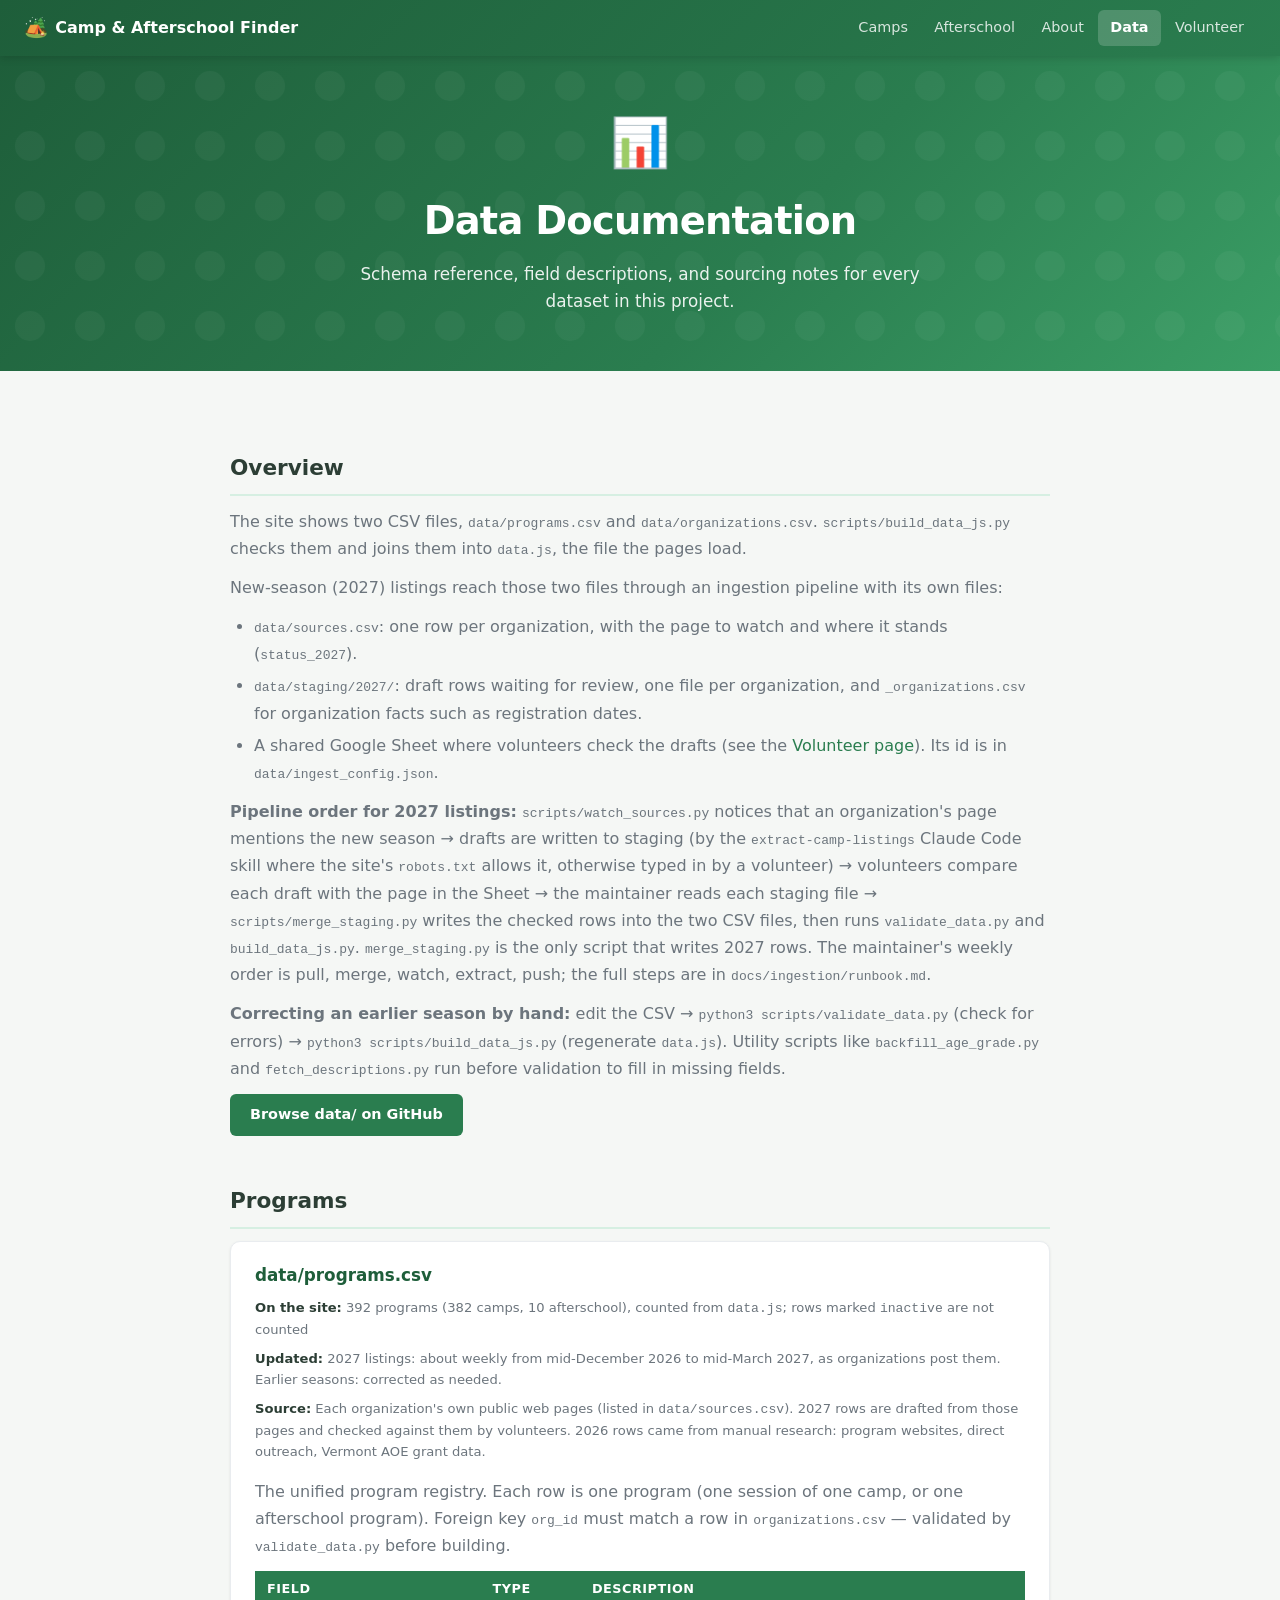
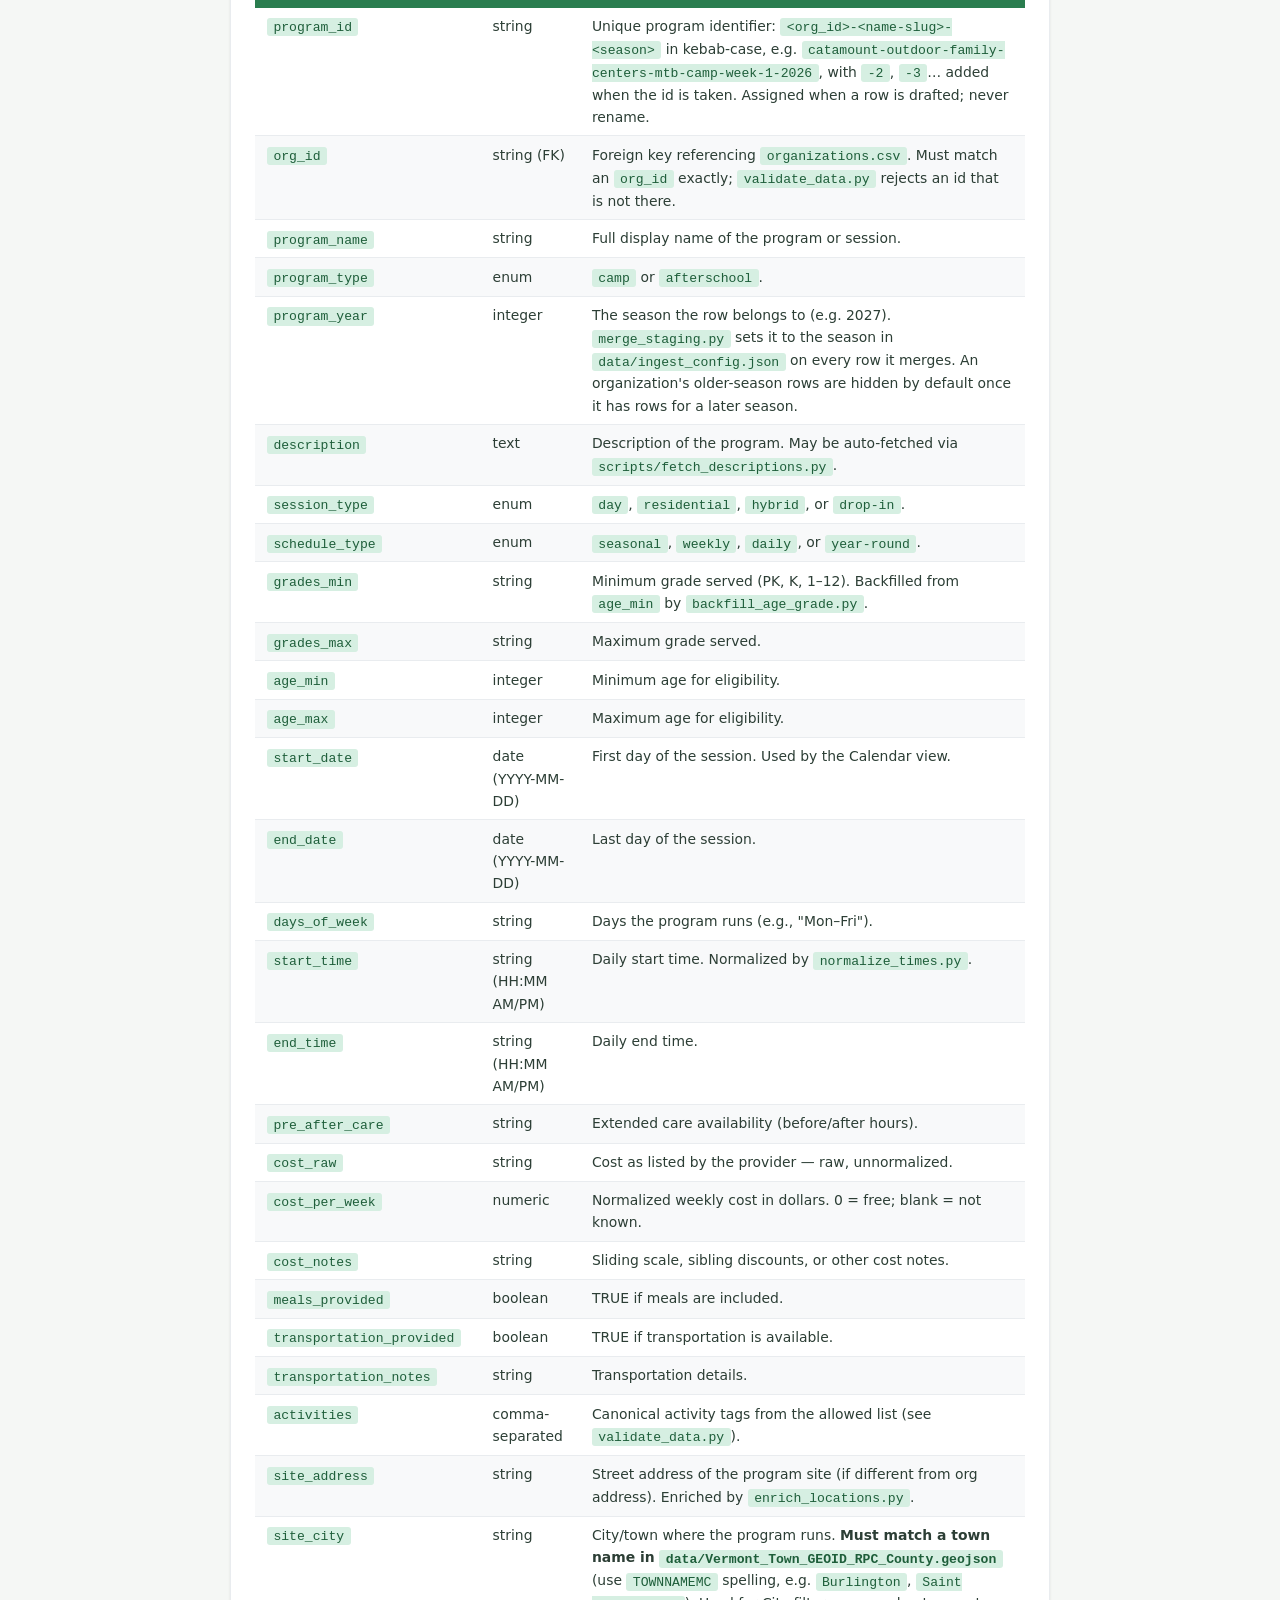
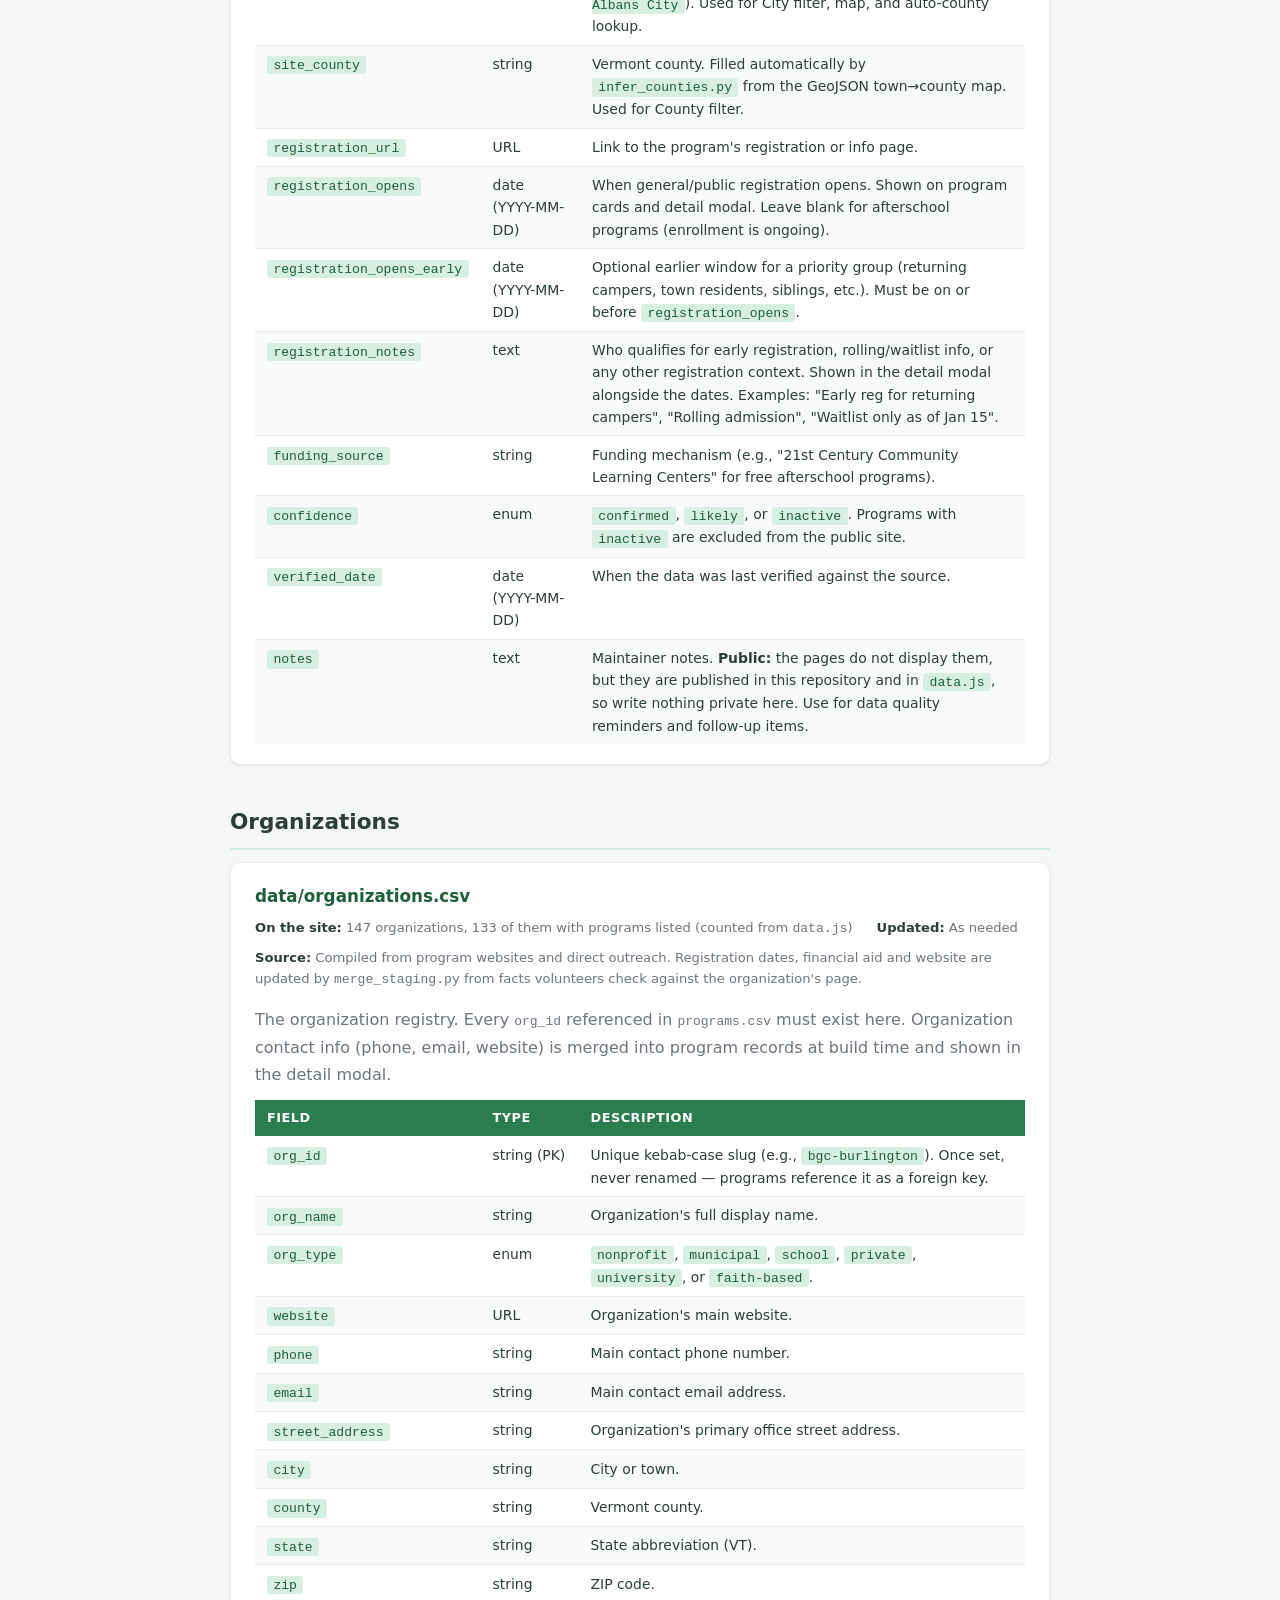
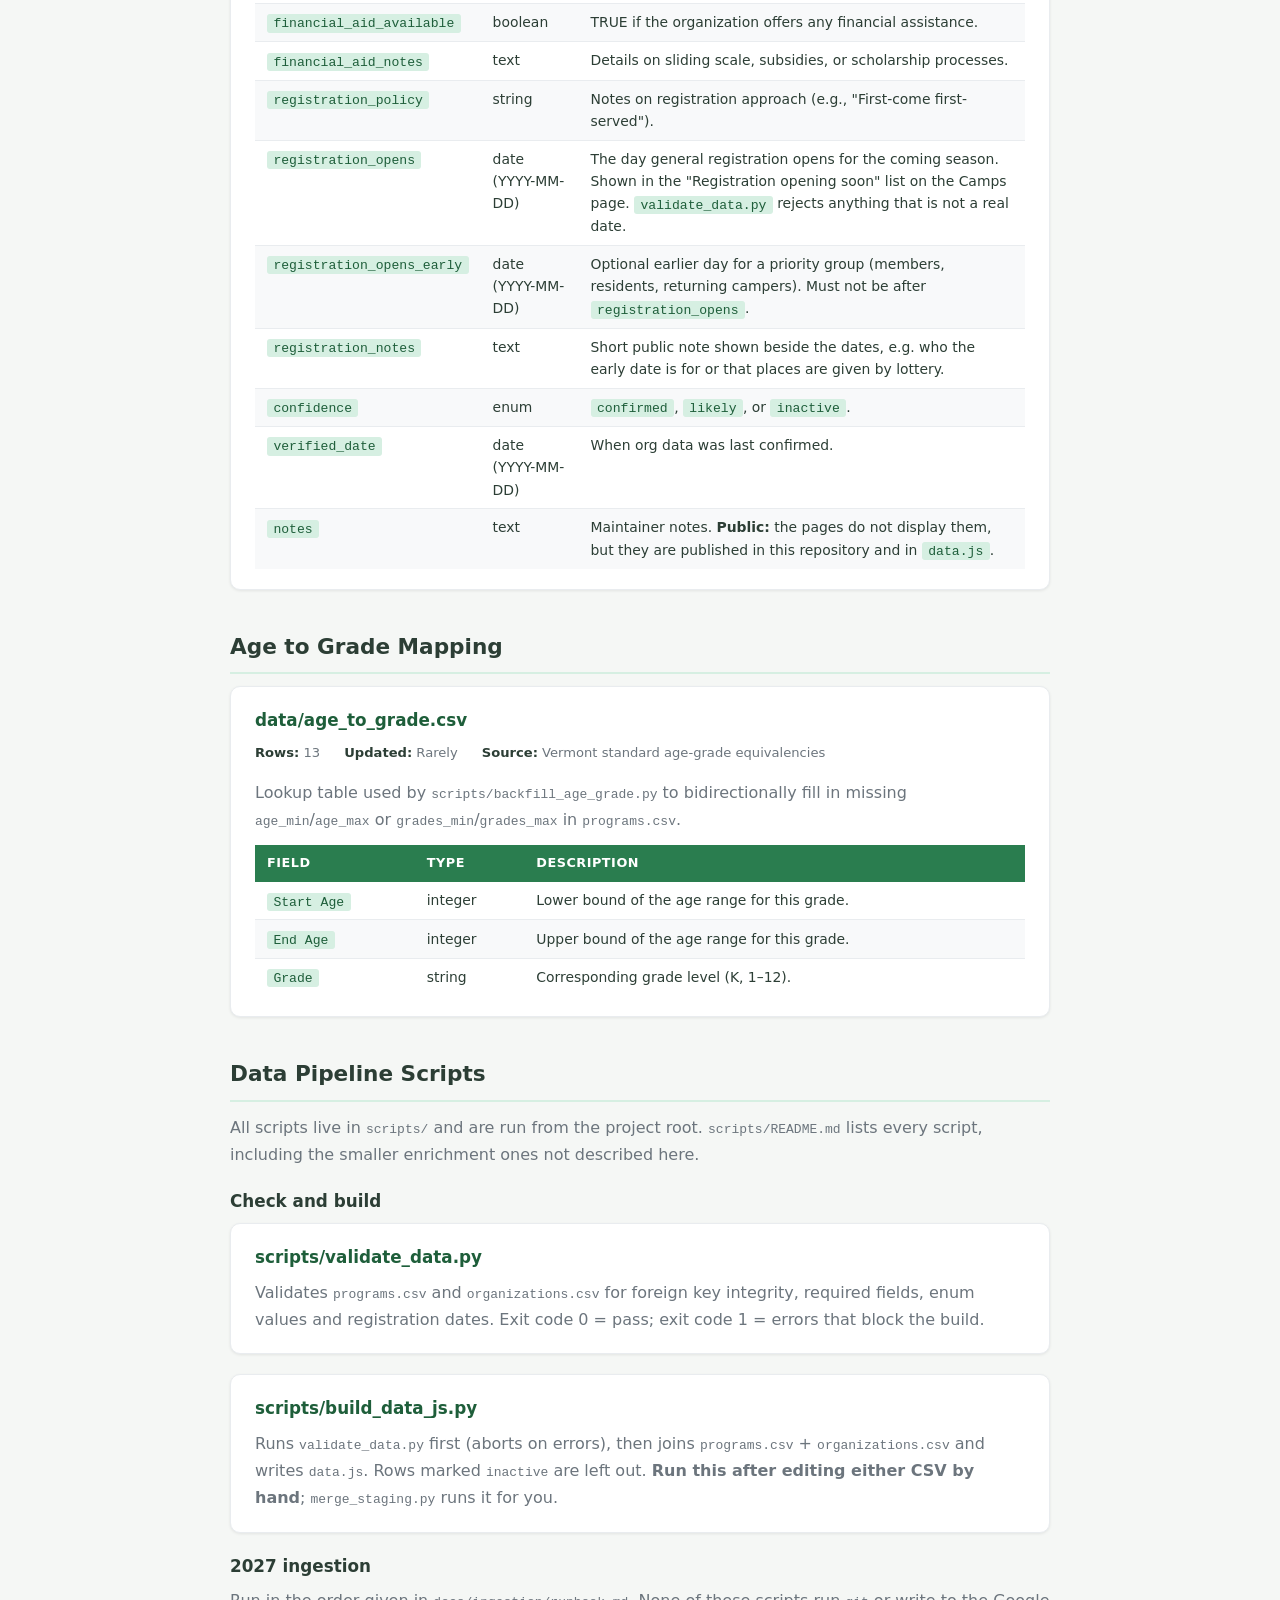
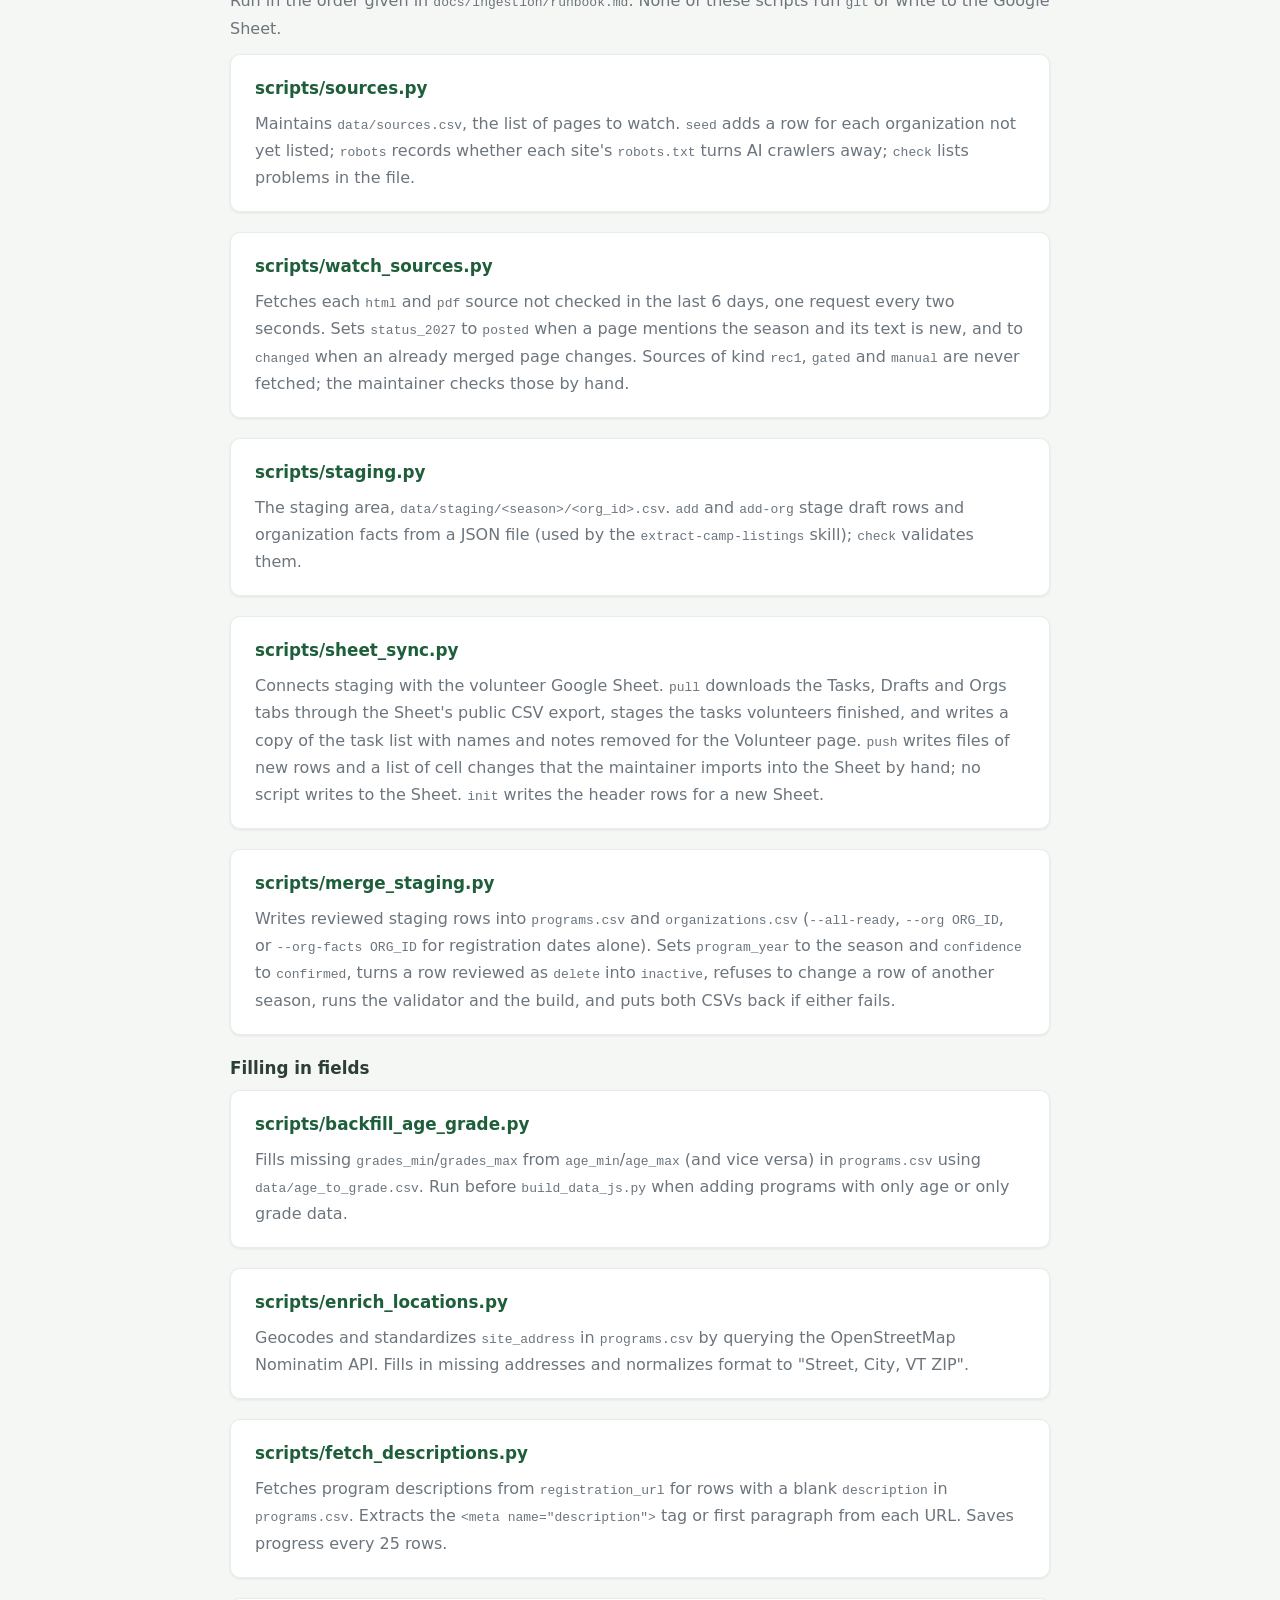
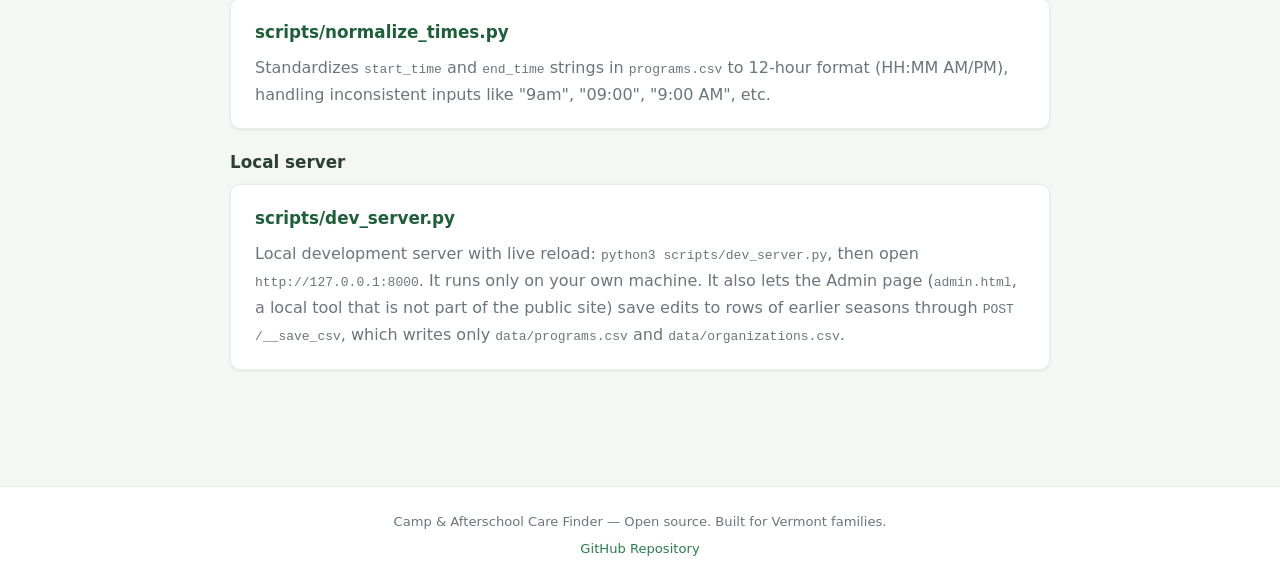
<file: data.html>
<!DOCTYPE html>
<html lang="en">
<head>
  <meta charset="UTF-8" />
  <link rel="icon" href="favicon.svg" type="image/svg+xml" />
  <meta name="viewport" content="width=device-width, initial-scale=1.0" />
  <title>Data – Camp &amp; Afterschool Care Finder</title>
  <meta name="description" content="Dataset documentation and field schemas for the Camp and Afterschool Care Finder." />
  <link rel="stylesheet" href="styles.css" />
</head>
<body>

  <div class="static-hero">
    <div class="static-hero-content">
      <span class="static-hero-icon">📊</span>
      <h1>Data Documentation</h1>
      <p>Schema reference, field descriptions, and sourcing notes for every dataset in this project.</p>
    </div>
  </div>

  <div class="static-page">

    <section class="static-section">
      <h2>Overview</h2>
      <p>The site shows two CSV files, <code>data/programs.csv</code> and <code>data/organizations.csv</code>. <code>scripts/build_data_js.py</code> checks them and joins them into <code>data.js</code>, the file the pages load.</p>
      <p>New-season (2027) listings reach those two files through an ingestion pipeline with its own files:</p>
      <ul>
        <li><code>data/sources.csv</code>: one row per organization, with the page to watch and where it stands (<code>status_2027</code>).</li>
        <li><code>data/staging/2027/</code>: draft rows waiting for review, one file per organization, and <code>_organizations.csv</code> for organization facts such as registration dates.</li>
        <li>A shared Google Sheet where volunteers check the drafts (see the <a href="volunteer.html">Volunteer page</a>). Its id is in <code>data/ingest_config.json</code>.</li>
      </ul>
      <p><strong>Pipeline order for 2027 listings:</strong> <code>scripts/watch_sources.py</code> notices that an organization's page mentions the new season → drafts are written to staging (by the <code>extract-camp-listings</code> Claude Code skill where the site's <code>robots.txt</code> allows it, otherwise typed in by a volunteer) → volunteers compare each draft with the page in the Sheet → the maintainer reads each staging file → <code>scripts/merge_staging.py</code> writes the checked rows into the two CSV files, then runs <code>validate_data.py</code> and <code>build_data_js.py</code>. <code>merge_staging.py</code> is the only script that writes 2027 rows. The maintainer's weekly order is pull, merge, watch, extract, push; the full steps are in <code>docs/ingestion/runbook.md</code>.</p>
      <p><strong>Correcting an earlier season by hand:</strong> edit the CSV → <code>python3 scripts/validate_data.py</code> (check for errors) → <code>python3 scripts/build_data_js.py</code> (regenerate <code>data.js</code>). Utility scripts like <code>backfill_age_grade.py</code> and <code>fetch_descriptions.py</code> run before validation to fill in missing fields.</p>
      <a class="link-btn" href="https://github.com/kefortney/Camp-and-Afterschool-Care-Finder/tree/main/data" target="_blank" rel="noopener noreferrer">Browse data/ on GitHub</a>
    </section>

    <!-- ===== Dataset 1: Programs ===== -->
    <section class="static-section">
      <h2>Programs</h2>
      <div class="static-card">
        <h3>data/programs.csv</h3>
        <div class="dataset-meta">
          <span><strong>On the site:</strong> <span data-count="programs">…</span> programs (<span data-count="camps">…</span> camps, <span data-count="afterschool">…</span> afterschool), counted from <code>data.js</code>; rows marked <code>inactive</code> are not counted</span>
          <span><strong>Updated:</strong> 2027 listings: about weekly from mid-December 2026 to mid-March 2027, as organizations post them. Earlier seasons: corrected as needed.</span>
          <span><strong>Source:</strong> Each organization's own public web pages (listed in <code>data/sources.csv</code>). 2027 rows are drafted from those pages and checked against them by volunteers. 2026 rows came from manual research: program websites, direct outreach, Vermont AOE grant data.</span>
        </div>
        <p>The unified program registry. Each row is one program (one session of one camp, or one afterschool program). Foreign key <code>org_id</code> must match a row in <code>organizations.csv</code> — validated by <code>validate_data.py</code> before building.</p>
        <table class="schema-table">
          <thead>
            <tr><th>Field</th><th>Type</th><th>Description</th></tr>
          </thead>
          <tbody>
            <tr><td><code>program_id</code></td><td>string</td><td>Unique program identifier: <code>&lt;org_id&gt;-&lt;name-slug&gt;-&lt;season&gt;</code> in kebab-case, e.g. <code>catamount-outdoor-family-centers-mtb-camp-week-1-2026</code>, with <code>-2</code>, <code>-3</code>… added when the id is taken. Assigned when a row is drafted; never rename.</td></tr>
            <tr><td><code>org_id</code></td><td>string (FK)</td><td>Foreign key referencing <code>organizations.csv</code>. Must match an <code>org_id</code> exactly; <code>validate_data.py</code> rejects an id that is not there.</td></tr>
            <tr><td><code>program_name</code></td><td>string</td><td>Full display name of the program or session.</td></tr>
            <tr><td><code>program_type</code></td><td>enum</td><td><code>camp</code> or <code>afterschool</code>.</td></tr>
            <tr><td><code>program_year</code></td><td>integer</td><td>The season the row belongs to (e.g. 2027). <code>merge_staging.py</code> sets it to the season in <code>data/ingest_config.json</code> on every row it merges. An organization's older-season rows are hidden by default once it has rows for a later season.</td></tr>
            <tr><td><code>description</code></td><td>text</td><td>Description of the program. May be auto-fetched via <code>scripts/fetch_descriptions.py</code>.</td></tr>
            <tr><td><code>session_type</code></td><td>enum</td><td><code>day</code>, <code>residential</code>, <code>hybrid</code>, or <code>drop-in</code>.</td></tr>
            <tr><td><code>schedule_type</code></td><td>enum</td><td><code>seasonal</code>, <code>weekly</code>, <code>daily</code>, or <code>year-round</code>.</td></tr>
            <tr><td><code>grades_min</code></td><td>string</td><td>Minimum grade served (PK, K, 1–12). Backfilled from <code>age_min</code> by <code>backfill_age_grade.py</code>.</td></tr>
            <tr><td><code>grades_max</code></td><td>string</td><td>Maximum grade served.</td></tr>
            <tr><td><code>age_min</code></td><td>integer</td><td>Minimum age for eligibility.</td></tr>
            <tr><td><code>age_max</code></td><td>integer</td><td>Maximum age for eligibility.</td></tr>
            <tr><td><code>start_date</code></td><td>date (YYYY-MM-DD)</td><td>First day of the session. Used by the Calendar view.</td></tr>
            <tr><td><code>end_date</code></td><td>date (YYYY-MM-DD)</td><td>Last day of the session.</td></tr>
            <tr><td><code>days_of_week</code></td><td>string</td><td>Days the program runs (e.g., "Mon–Fri").</td></tr>
            <tr><td><code>start_time</code></td><td>string (HH:MM AM/PM)</td><td>Daily start time. Normalized by <code>normalize_times.py</code>.</td></tr>
            <tr><td><code>end_time</code></td><td>string (HH:MM AM/PM)</td><td>Daily end time.</td></tr>
            <tr><td><code>pre_after_care</code></td><td>string</td><td>Extended care availability (before/after hours).</td></tr>
            <tr><td><code>cost_raw</code></td><td>string</td><td>Cost as listed by the provider — raw, unnormalized.</td></tr>
            <tr><td><code>cost_per_week</code></td><td>numeric</td><td>Normalized weekly cost in dollars. 0 = free; blank = not known.</td></tr>
            <tr><td><code>cost_notes</code></td><td>string</td><td>Sliding scale, sibling discounts, or other cost notes.</td></tr>
            <tr><td><code>meals_provided</code></td><td>boolean</td><td>TRUE if meals are included.</td></tr>
            <tr><td><code>transportation_provided</code></td><td>boolean</td><td>TRUE if transportation is available.</td></tr>
            <tr><td><code>transportation_notes</code></td><td>string</td><td>Transportation details.</td></tr>
            <tr><td><code>activities</code></td><td>comma-separated</td><td>Canonical activity tags from the allowed list (see <code>validate_data.py</code>).</td></tr>
            <tr><td><code>site_address</code></td><td>string</td><td>Street address of the program site (if different from org address). Enriched by <code>enrich_locations.py</code>.</td></tr>
            <tr><td><code>site_city</code></td><td>string</td><td>City/town where the program runs. <strong>Must match a town name in <code>data/Vermont_Town_GEOID_RPC_County.geojson</code></strong> (use <code>TOWNNAMEMC</code> spelling, e.g. <code>Burlington</code>, <code>Saint Albans City</code>). Used for City filter, map, and auto-county lookup.</td></tr>
            <tr><td><code>site_county</code></td><td>string</td><td>Vermont county. Filled automatically by <code>infer_counties.py</code> from the GeoJSON town→county map. Used for County filter.</td></tr>
            <tr><td><code>registration_url</code></td><td>URL</td><td>Link to the program's registration or info page.</td></tr>
            <tr><td><code>registration_opens</code></td><td>date (YYYY-MM-DD)</td><td>When general/public registration opens. Shown on program cards and detail modal. Leave blank for afterschool programs (enrollment is ongoing).</td></tr>
            <tr><td><code>registration_opens_early</code></td><td>date (YYYY-MM-DD)</td><td>Optional earlier window for a priority group (returning campers, town residents, siblings, etc.). Must be on or before <code>registration_opens</code>.</td></tr>
            <tr><td><code>registration_notes</code></td><td>text</td><td>Who qualifies for early registration, rolling/waitlist info, or any other registration context. Shown in the detail modal alongside the dates. Examples: "Early reg for returning campers", "Rolling admission", "Waitlist only as of Jan 15".</td></tr>
            <tr><td><code>funding_source</code></td><td>string</td><td>Funding mechanism (e.g., "21st Century Community Learning Centers" for free afterschool programs).</td></tr>
            <tr><td><code>confidence</code></td><td>enum</td><td><code>confirmed</code>, <code>likely</code>, or <code>inactive</code>. Programs with <code>inactive</code> are excluded from the public site.</td></tr>
            <tr><td><code>verified_date</code></td><td>date (YYYY-MM-DD)</td><td>When the data was last verified against the source.</td></tr>
            <tr><td><code>notes</code></td><td>text</td><td>Maintainer notes. <strong>Public:</strong> the pages do not display them, but they are published in this repository and in <code>data.js</code>, so write nothing private here. Use for data quality reminders and follow-up items.</td></tr>
          </tbody>
        </table>
      </div>
    </section>

    <!-- ===== Dataset 2: Organizations ===== -->
    <section class="static-section">
      <h2>Organizations</h2>
      <div class="static-card">
        <h3>data/organizations.csv</h3>
        <div class="dataset-meta">
          <span><strong>On the site:</strong> <span data-count="orgs">…</span> organizations, <span data-count="orgsWithPrograms">…</span> of them with programs listed (counted from <code>data.js</code>)</span>
          <span><strong>Updated:</strong> As needed</span>
          <span><strong>Source:</strong> Compiled from program websites and direct outreach. Registration dates, financial aid and website are updated by <code>merge_staging.py</code> from facts volunteers check against the organization's page.</span>
        </div>
        <p>The organization registry. Every <code>org_id</code> referenced in <code>programs.csv</code> must exist here. Organization contact info (phone, email, website) is merged into program records at build time and shown in the detail modal.</p>
        <table class="schema-table">
          <thead>
            <tr><th>Field</th><th>Type</th><th>Description</th></tr>
          </thead>
          <tbody>
            <tr><td><code>org_id</code></td><td>string (PK)</td><td>Unique kebab-case slug (e.g., <code>bgc-burlington</code>). Once set, never renamed — programs reference it as a foreign key.</td></tr>
            <tr><td><code>org_name</code></td><td>string</td><td>Organization's full display name.</td></tr>
            <tr><td><code>org_type</code></td><td>enum</td><td><code>nonprofit</code>, <code>municipal</code>, <code>school</code>, <code>private</code>, <code>university</code>, or <code>faith-based</code>.</td></tr>
            <tr><td><code>website</code></td><td>URL</td><td>Organization's main website.</td></tr>
            <tr><td><code>phone</code></td><td>string</td><td>Main contact phone number.</td></tr>
            <tr><td><code>email</code></td><td>string</td><td>Main contact email address.</td></tr>
            <tr><td><code>street_address</code></td><td>string</td><td>Organization's primary office street address.</td></tr>
            <tr><td><code>city</code></td><td>string</td><td>City or town.</td></tr>
            <tr><td><code>county</code></td><td>string</td><td>Vermont county.</td></tr>
            <tr><td><code>state</code></td><td>string</td><td>State abbreviation (VT).</td></tr>
            <tr><td><code>zip</code></td><td>string</td><td>ZIP code.</td></tr>
            <tr><td><code>financial_aid_available</code></td><td>boolean</td><td>TRUE if the organization offers any financial assistance.</td></tr>
            <tr><td><code>financial_aid_notes</code></td><td>text</td><td>Details on sliding scale, subsidies, or scholarship processes.</td></tr>
            <tr><td><code>registration_policy</code></td><td>string</td><td>Notes on registration approach (e.g., "First-come first-served").</td></tr>
            <tr><td><code>registration_opens</code></td><td>date (YYYY-MM-DD)</td><td>The day general registration opens for the coming season. Shown in the "Registration opening soon" list on the Camps page. <code>validate_data.py</code> rejects anything that is not a real date.</td></tr>
            <tr><td><code>registration_opens_early</code></td><td>date (YYYY-MM-DD)</td><td>Optional earlier day for a priority group (members, residents, returning campers). Must not be after <code>registration_opens</code>.</td></tr>
            <tr><td><code>registration_notes</code></td><td>text</td><td>Short public note shown beside the dates, e.g. who the early date is for or that places are given by lottery.</td></tr>
            <tr><td><code>confidence</code></td><td>enum</td><td><code>confirmed</code>, <code>likely</code>, or <code>inactive</code>.</td></tr>
            <tr><td><code>verified_date</code></td><td>date (YYYY-MM-DD)</td><td>When org data was last confirmed.</td></tr>
            <tr><td><code>notes</code></td><td>text</td><td>Maintainer notes. <strong>Public:</strong> the pages do not display them, but they are published in this repository and in <code>data.js</code>.</td></tr>
          </tbody>
        </table>
      </div>
    </section>

    <!-- ===== Dataset 3: Age to Grade ===== -->
    <section class="static-section">
      <h2>Age to Grade Mapping</h2>
      <div class="static-card">
        <h3>data/age_to_grade.csv</h3>
        <div class="dataset-meta">
          <span><strong>Rows:</strong> 13</span>
          <span><strong>Updated:</strong> Rarely</span>
          <span><strong>Source:</strong> Vermont standard age-grade equivalencies</span>
        </div>
        <p>Lookup table used by <code>scripts/backfill_age_grade.py</code> to bidirectionally fill in missing <code>age_min</code>/<code>age_max</code> or <code>grades_min</code>/<code>grades_max</code> in <code>programs.csv</code>.</p>
        <table class="schema-table">
          <thead>
            <tr><th>Field</th><th>Type</th><th>Description</th></tr>
          </thead>
          <tbody>
            <tr><td><code>Start Age</code></td><td>integer</td><td>Lower bound of the age range for this grade.</td></tr>
            <tr><td><code>End Age</code></td><td>integer</td><td>Upper bound of the age range for this grade.</td></tr>
            <tr><td><code>Grade</code></td><td>string</td><td>Corresponding grade level (K, 1–12).</td></tr>
          </tbody>
        </table>
      </div>
    </section>

    <!-- ===== Data Pipeline ===== -->
    <section class="static-section">
      <h2>Data Pipeline Scripts</h2>
      <p>All scripts live in <code>scripts/</code> and are run from the project root. <code>scripts/README.md</code> lists every script, including the smaller enrichment ones not described here.</p>

      <h3>Check and build</h3>
      <div class="static-card">
        <h3>scripts/validate_data.py</h3>
        <p>Validates <code>programs.csv</code> and <code>organizations.csv</code> for foreign key integrity, required fields, enum values and registration dates. Exit code 0 = pass; exit code 1 = errors that block the build.</p>
      </div>
      <div class="static-card">
        <h3>scripts/build_data_js.py</h3>
        <p>Runs <code>validate_data.py</code> first (aborts on errors), then joins <code>programs.csv</code> + <code>organizations.csv</code> and writes <code>data.js</code>. Rows marked <code>inactive</code> are left out. <strong>Run this after editing either CSV by hand</strong>; <code>merge_staging.py</code> runs it for you.</p>
      </div>

      <h3>2027 ingestion</h3>
      <p>Run in the order given in <code>docs/ingestion/runbook.md</code>. None of these scripts run <code>git</code> or write to the Google Sheet.</p>
      <div class="static-card">
        <h3>scripts/sources.py</h3>
        <p>Maintains <code>data/sources.csv</code>, the list of pages to watch. <code>seed</code> adds a row for each organization not yet listed; <code>robots</code> records whether each site's <code>robots.txt</code> turns AI crawlers away; <code>check</code> lists problems in the file.</p>
      </div>
      <div class="static-card">
        <h3>scripts/watch_sources.py</h3>
        <p>Fetches each <code>html</code> and <code>pdf</code> source not checked in the last 6 days, one request every two seconds. Sets <code>status_2027</code> to <code>posted</code> when a page mentions the season and its text is new, and to <code>changed</code> when an already merged page changes. Sources of kind <code>rec1</code>, <code>gated</code> and <code>manual</code> are never fetched; the maintainer checks those by hand.</p>
      </div>
      <div class="static-card">
        <h3>scripts/staging.py</h3>
        <p>The staging area, <code>data/staging/&lt;season&gt;/&lt;org_id&gt;.csv</code>. <code>add</code> and <code>add-org</code> stage draft rows and organization facts from a JSON file (used by the <code>extract-camp-listings</code> skill); <code>check</code> validates them.</p>
      </div>
      <div class="static-card">
        <h3>scripts/sheet_sync.py</h3>
        <p>Connects staging with the volunteer Google Sheet. <code>pull</code> downloads the Tasks, Drafts and Orgs tabs through the Sheet's public CSV export, stages the tasks volunteers finished, and writes a copy of the task list with names and notes removed for the Volunteer page. <code>push</code> writes files of new rows and a list of cell changes that the maintainer imports into the Sheet by hand; no script writes to the Sheet. <code>init</code> writes the header rows for a new Sheet.</p>
      </div>
      <div class="static-card">
        <h3>scripts/merge_staging.py</h3>
        <p>Writes reviewed staging rows into <code>programs.csv</code> and <code>organizations.csv</code> (<code>--all-ready</code>, <code>--org ORG_ID</code>, or <code>--org-facts ORG_ID</code> for registration dates alone). Sets <code>program_year</code> to the season and <code>confidence</code> to <code>confirmed</code>, turns a row reviewed as <code>delete</code> into <code>inactive</code>, refuses to change a row of another season, runs the validator and the build, and puts both CSVs back if either fails.</p>
      </div>

      <h3>Filling in fields</h3>
      <div class="static-card">
        <h3>scripts/backfill_age_grade.py</h3>
        <p>Fills missing <code>grades_min</code>/<code>grades_max</code> from <code>age_min</code>/<code>age_max</code> (and vice versa) in <code>programs.csv</code> using <code>data/age_to_grade.csv</code>. Run before <code>build_data_js.py</code> when adding programs with only age or only grade data.</p>
      </div>
      <div class="static-card">
        <h3>scripts/enrich_locations.py</h3>
        <p>Geocodes and standardizes <code>site_address</code> in <code>programs.csv</code> by querying the OpenStreetMap Nominatim API. Fills in missing addresses and normalizes format to "Street, City, VT ZIP".</p>
      </div>
      <div class="static-card">
        <h3>scripts/fetch_descriptions.py</h3>
        <p>Fetches program descriptions from <code>registration_url</code> for rows with a blank <code>description</code> in <code>programs.csv</code>. Extracts the <code>&lt;meta name="description"&gt;</code> tag or first paragraph from each URL. Saves progress every 25 rows.</p>
      </div>
      <div class="static-card">
        <h3>scripts/normalize_times.py</h3>
        <p>Standardizes <code>start_time</code> and <code>end_time</code> strings in <code>programs.csv</code> to 12-hour format (HH:MM AM/PM), handling inconsistent inputs like "9am", "09:00", "9:00 AM", etc.</p>
      </div>

      <h3>Local server</h3>
      <div class="static-card">
        <h3>scripts/dev_server.py</h3>
        <p>Local development server with live reload: <code>python3 scripts/dev_server.py</code>, then open <code>http://127.0.0.1:8000</code>. It runs only on your own machine. It also lets the Admin page (<code>admin.html</code>, a local tool that is not part of the public site) save edits to rows of earlier seasons through <code>POST /__save_csv</code>, which writes only <code>data/programs.csv</code> and <code>data/organizations.csv</code>.</p>
      </div>
    </section>

  </div>

  <footer>
    <p>Camp &amp; Afterschool Care Finder &mdash; Open source. Built for Vermont families.</p>
    <p style="margin-top:0.4rem;"><a href="https://github.com/kefortney/Camp-and-Afterschool-Care-Finder" target="_blank" rel="noopener noreferrer">GitHub Repository</a></p>
  </footer>

  <script src="data.js"></script>
  <script src="lib.js"></script>
  <script>
    // Counts come from the data the site is showing, so they cannot go out of date.
    (function () {
      if (typeof PROGRAMS === 'undefined' || typeof ORGANIZATIONS === 'undefined') return;
      const counts = CampLib.dataCounts(PROGRAMS, ORGANIZATIONS);
      document.querySelectorAll('[data-count]').forEach(el => {
        const n = counts[el.dataset.count];
        if (typeof n === 'number') el.textContent = n.toLocaleString('en-US');
      });
    })();
  </script>
  <script>window.NAV_PAGE = 'data';</script>
  <script src="nav.js"></script>
</body>
</html>
</file>
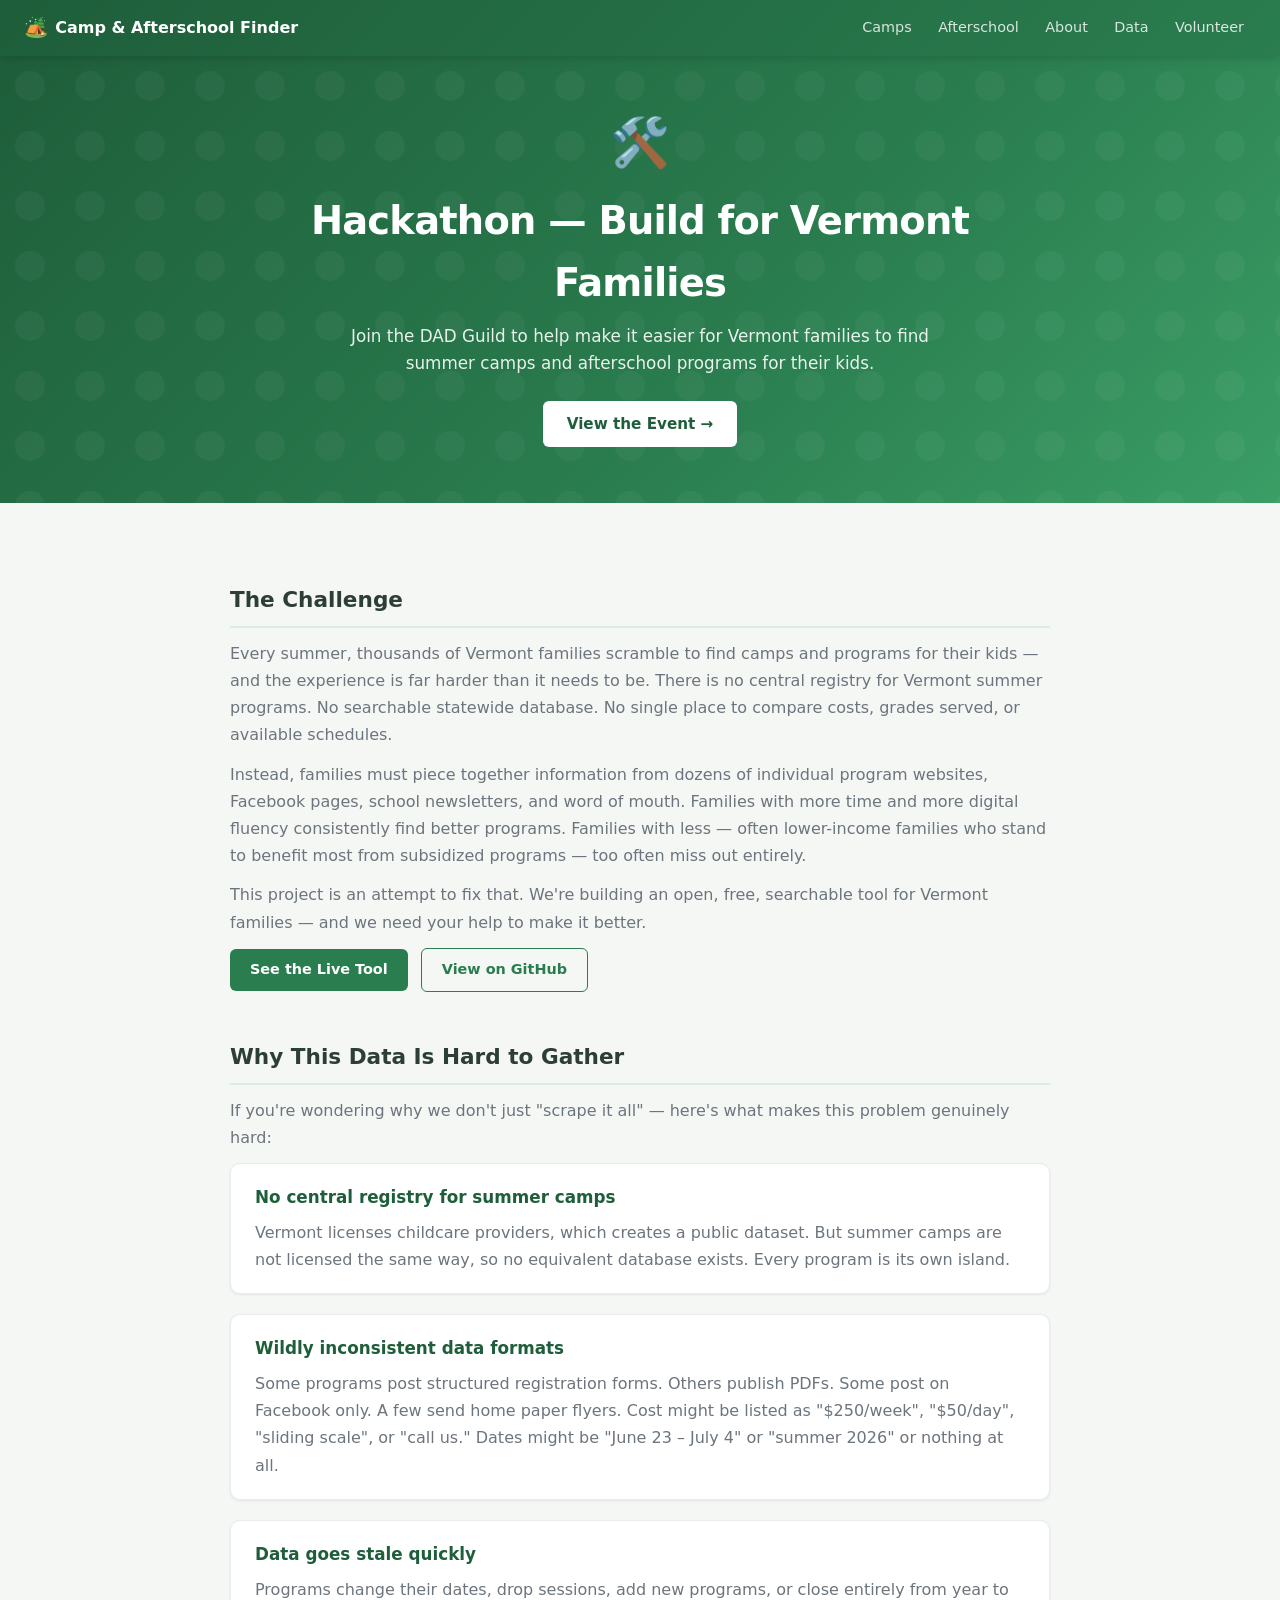
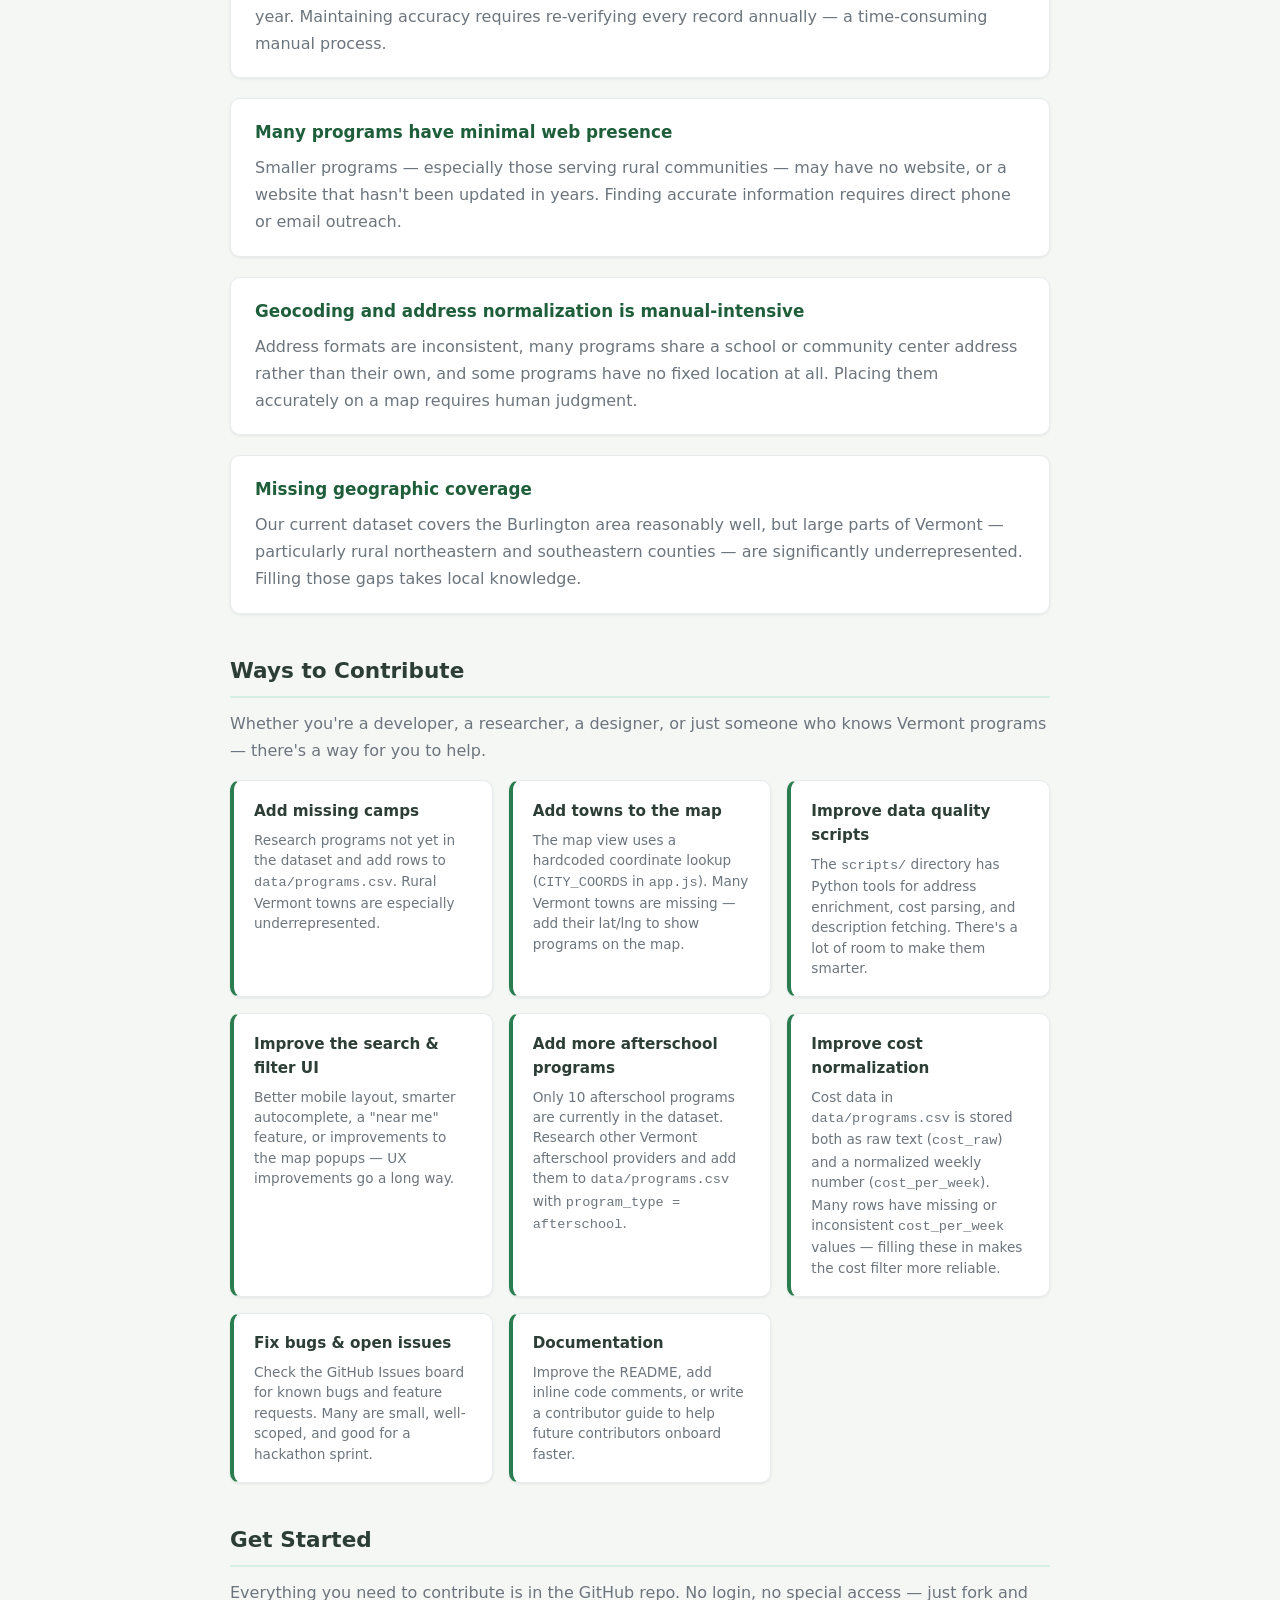
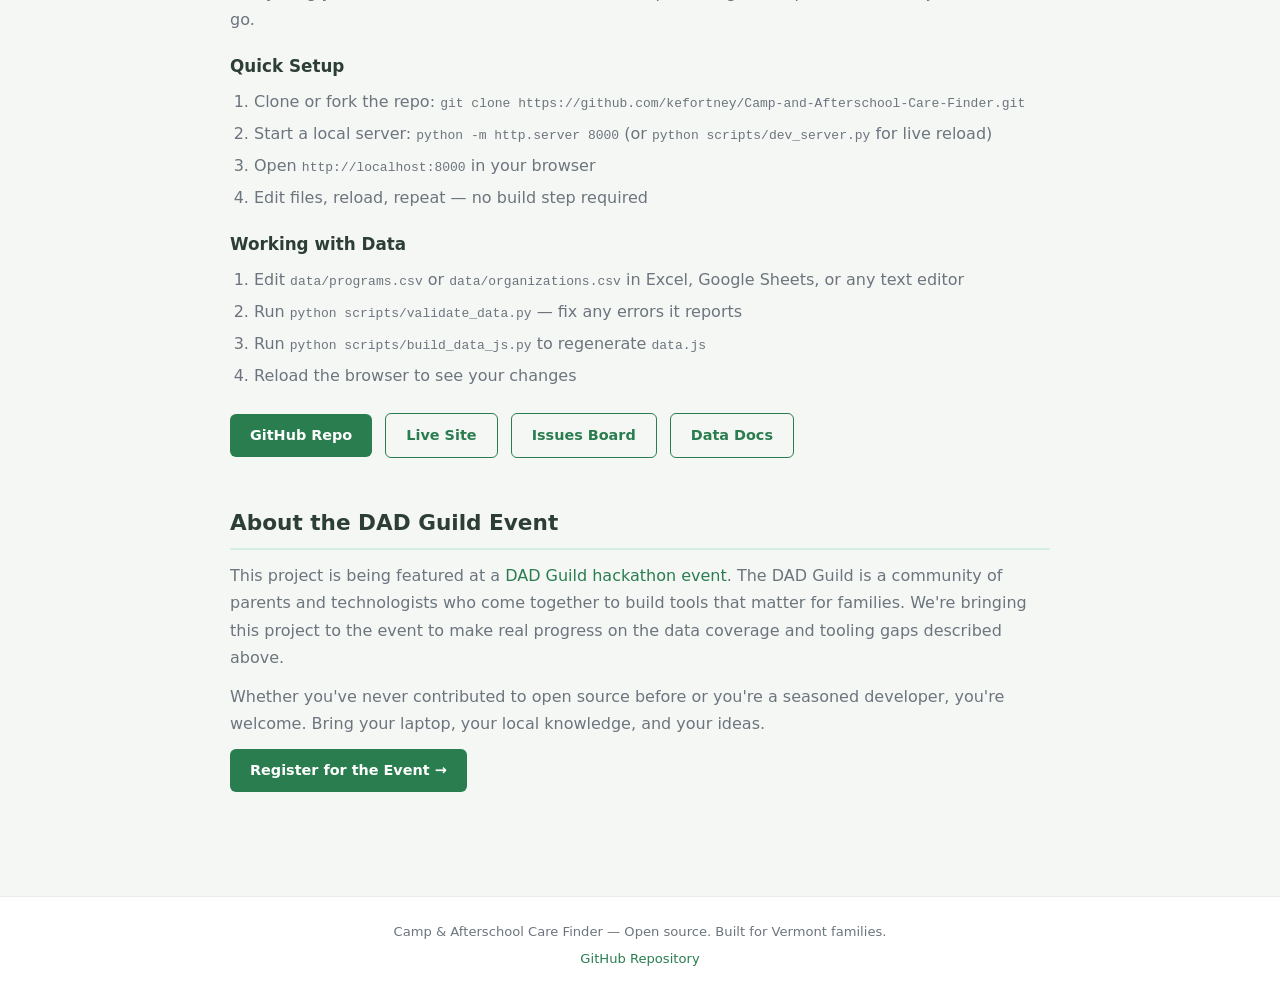
<file: hackathon.html>
<!DOCTYPE html>
<html lang="en">
<head>
  <meta charset="UTF-8" />
  <link rel="icon" href="favicon.svg" type="image/svg+xml" />
  <meta name="viewport" content="width=device-width, initial-scale=1.0" />
  <title>Hackathon – Camp &amp; Afterschool Care Finder</title>
  <meta name="description" content="Join the DAD Guild Hackathon and help build a better resource for Vermont families finding summer camps and afterschool programs." />
  <link rel="stylesheet" href="styles.css" />
</head>
<body>

  <div class="static-hero">
    <div class="static-hero-content">
      <span class="static-hero-icon">🛠️</span>
      <h1>Hackathon — Build for Vermont Families</h1>
      <p>Join the DAD Guild to help make it easier for Vermont families to find summer camps and afterschool programs for their kids.</p>
      <a class="hero-cta" href="https://www.dadguild.org/events/ooj1rojyfcuufo87uyicmcul8nisgq" target="_blank" rel="noopener noreferrer">View the Event →</a>
    </div>
  </div>

  <div class="static-page">

    <section class="static-section">
      <h2>The Challenge</h2>
      <p>Every summer, thousands of Vermont families scramble to find camps and programs for their kids — and the experience is far harder than it needs to be. There is no central registry for Vermont summer programs. No searchable statewide database. No single place to compare costs, grades served, or available schedules.</p>
      <p>Instead, families must piece together information from dozens of individual program websites, Facebook pages, school newsletters, and word of mouth. Families with more time and more digital fluency consistently find better programs. Families with less — often lower-income families who stand to benefit most from subsidized programs — too often miss out entirely.</p>
      <p>This project is an attempt to fix that. We're building an open, free, searchable tool for Vermont families — and we need your help to make it better.</p>
      <a class="link-btn" href="index.html">See the Live Tool</a>
      <a class="link-btn link-btn-outline" href="https://github.com/kefortney/Camp-and-Afterschool-Care-Finder" target="_blank" rel="noopener noreferrer">View on GitHub</a>
    </section>

    <section class="static-section">
      <h2>Why This Data Is Hard to Gather</h2>
      <p>If you're wondering why we don't just "scrape it all" — here's what makes this problem genuinely hard:</p>

      <div class="static-card">
        <h3>No central registry for summer camps</h3>
        <p>Vermont licenses childcare providers, which creates a public dataset. But summer camps are not licensed the same way, so no equivalent database exists. Every program is its own island.</p>
      </div>

      <div class="static-card">
        <h3>Wildly inconsistent data formats</h3>
        <p>Some programs post structured registration forms. Others publish PDFs. Some post on Facebook only. A few send home paper flyers. Cost might be listed as "$250/week", "$50/day", "sliding scale", or "call us." Dates might be "June 23 – July 4" or "summer 2026" or nothing at all.</p>
      </div>

      <div class="static-card">
        <h3>Data goes stale quickly</h3>
        <p>Programs change their dates, drop sessions, add new programs, or close entirely from year to year. Maintaining accuracy requires re-verifying every record annually — a time-consuming manual process.</p>
      </div>

      <div class="static-card">
        <h3>Many programs have minimal web presence</h3>
        <p>Smaller programs — especially those serving rural communities — may have no website, or a website that hasn't been updated in years. Finding accurate information requires direct phone or email outreach.</p>
      </div>

      <div class="static-card">
        <h3>Geocoding and address normalization is manual-intensive</h3>
        <p>Address formats are inconsistent, many programs share a school or community center address rather than their own, and some programs have no fixed location at all. Placing them accurately on a map requires human judgment.</p>
      </div>

      <div class="static-card">
        <h3>Missing geographic coverage</h3>
        <p>Our current dataset covers the Burlington area reasonably well, but large parts of Vermont — particularly rural northeastern and southeastern counties — are significantly underrepresented. Filling those gaps takes local knowledge.</p>
      </div>
    </section>

    <section class="static-section">
      <h2>Ways to Contribute</h2>
      <p>Whether you're a developer, a researcher, a designer, or just someone who knows Vermont programs — there's a way for you to help.</p>

      <div class="contrib-grid">
        <div class="contrib-card">
          <h4>Add missing camps</h4>
          <p>Research programs not yet in the dataset and add rows to <code>data/programs.csv</code>. Rural Vermont towns are especially underrepresented.</p>
        </div>
        <div class="contrib-card">
          <h4>Add towns to the map</h4>
          <p>The map view uses a hardcoded coordinate lookup (<code>CITY_COORDS</code> in <code>app.js</code>). Many Vermont towns are missing — add their lat/lng to show programs on the map.</p>
        </div>
        <div class="contrib-card">
          <h4>Improve data quality scripts</h4>
          <p>The <code>scripts/</code> directory has Python tools for address enrichment, cost parsing, and description fetching. There's a lot of room to make them smarter.</p>
        </div>
        <div class="contrib-card">
          <h4>Improve the search &amp; filter UI</h4>
          <p>Better mobile layout, smarter autocomplete, a "near me" feature, or improvements to the map popups — UX improvements go a long way.</p>
        </div>
        <div class="contrib-card">
          <h4>Add more afterschool programs</h4>
          <p>Only 10 afterschool programs are currently in the dataset. Research other Vermont afterschool providers and add them to <code>data/programs.csv</code> with <code>program_type = afterschool</code>.</p>
        </div>
        <div class="contrib-card">
          <h4>Improve cost normalization</h4>
          <p>Cost data in <code>data/programs.csv</code> is stored both as raw text (<code>cost_raw</code>) and a normalized weekly number (<code>cost_per_week</code>). Many rows have missing or inconsistent <code>cost_per_week</code> values — filling these in makes the cost filter more reliable.</p>
        </div>
        <div class="contrib-card">
          <h4>Fix bugs &amp; open issues</h4>
          <p>Check the GitHub Issues board for known bugs and feature requests. Many are small, well-scoped, and good for a hackathon sprint.</p>
        </div>
        <div class="contrib-card">
          <h4>Documentation</h4>
          <p>Improve the README, add inline code comments, or write a contributor guide to help future contributors onboard faster.</p>
        </div>
      </div>
    </section>

    <section class="static-section">
      <h2>Get Started</h2>
      <p>Everything you need to contribute is in the GitHub repo. No login, no special access — just fork and go.</p>

      <h3>Quick Setup</h3>
      <ol>
        <li>Clone or fork the repo: <code>git clone https://github.com/kefortney/Camp-and-Afterschool-Care-Finder.git</code></li>
        <li>Start a local server: <code>python -m http.server 8000</code> (or <code>python scripts/dev_server.py</code> for live reload)</li>
        <li>Open <code>http://localhost:8000</code> in your browser</li>
        <li>Edit files, reload, repeat — no build step required</li>
      </ol>

      <h3>Working with Data</h3>
      <ol>
        <li>Edit <code>data/programs.csv</code> or <code>data/organizations.csv</code> in Excel, Google Sheets, or any text editor</li>
        <li>Run <code>python scripts/validate_data.py</code> — fix any errors it reports</li>
        <li>Run <code>python scripts/build_data_js.py</code> to regenerate <code>data.js</code></li>
        <li>Reload the browser to see your changes</li>
      </ol>

      <div style="margin-top:1.5rem;">
        <a class="link-btn" href="https://github.com/kefortney/Camp-and-Afterschool-Care-Finder" target="_blank" rel="noopener noreferrer">GitHub Repo</a>
        <a class="link-btn link-btn-outline" href="https://kefortney.github.io/Camp-and-Afterschool-Care-Finder/" target="_blank" rel="noopener noreferrer">Live Site</a>
        <a class="link-btn link-btn-outline" href="https://github.com/kefortney/Camp-and-Afterschool-Care-Finder/issues" target="_blank" rel="noopener noreferrer">Issues Board</a>
        <a class="link-btn link-btn-outline" href="data.html">Data Docs</a>
      </div>
    </section>

    <section class="static-section">
      <h2>About the DAD Guild Event</h2>
      <p>This project is being featured at a <a href="https://www.dadguild.org/events/ooj1rojyfcuufo87uyicmcul8nisgq" target="_blank" rel="noopener noreferrer">DAD Guild hackathon event</a>. The DAD Guild is a community of parents and technologists who come together to build tools that matter for families. We're bringing this project to the event to make real progress on the data coverage and tooling gaps described above.</p>
      <p>Whether you've never contributed to open source before or you're a seasoned developer, you're welcome. Bring your laptop, your local knowledge, and your ideas.</p>
      <a class="link-btn" href="https://www.dadguild.org/events/ooj1rojyfcuufo87uyicmcul8nisgq" target="_blank" rel="noopener noreferrer">Register for the Event →</a>
    </section>

  </div>

  <footer>
    <p>Camp &amp; Afterschool Care Finder &mdash; Open source. Built for Vermont families.</p>
    <p style="margin-top:0.4rem;"><a href="https://github.com/kefortney/Camp-and-Afterschool-Care-Finder" target="_blank" rel="noopener noreferrer">GitHub Repository</a></p>
  </footer>

  <script>window.NAV_PAGE = 'hackathon';</script>
  <script src="nav.js"></script>
</body>
</html>
</file>
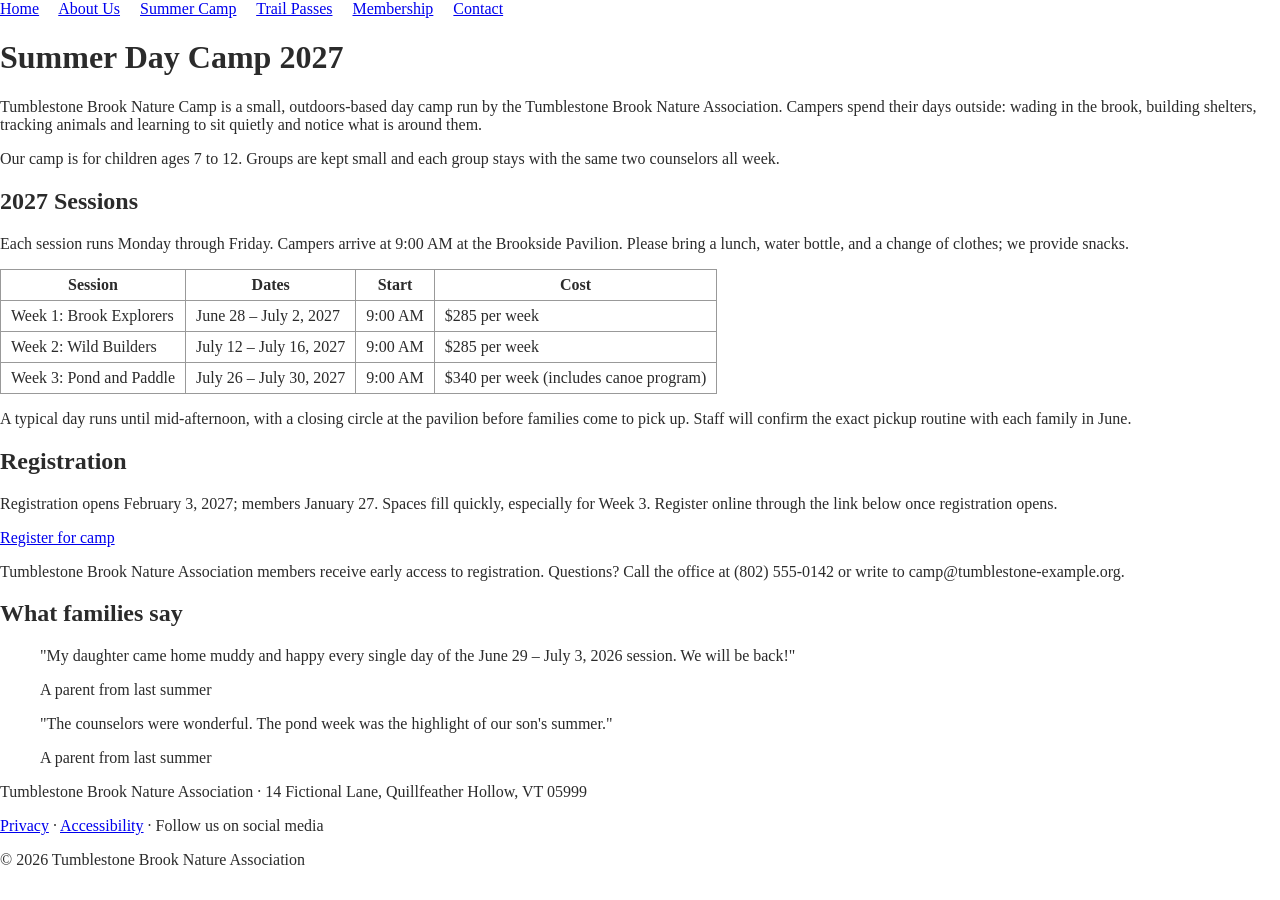
<file: tests/fixtures/pages/sample_camp.html>
<!DOCTYPE html>
<html lang="en">
<head>
  <meta charset="utf-8">
  <title>Summer Day Camp | Tumblestone Brook Nature Camp</title>
  <meta name="viewport" content="width=device-width, initial-scale=1">
  <style>
    body { font-family: Georgia, serif; margin: 0; color: #2b2b2b; }
    nav a { margin-right: 1rem; }
    table { border-collapse: collapse; }
    td, th { border: 1px solid #999; padding: 6px 10px; }
  </style>
  <script>window.dataLayer = window.dataLayer || [];</script>
</head>
<body>
<header>
  <nav>
    <a href="/">Home</a>
    <a href="/about">About Us</a>
    <a href="/summer-camp">Summer Camp</a>
    <a href="/trails">Trail Passes</a>
    <a href="/membership">Membership</a>
    <a href="/contact">Contact</a>
  </nav>
</header>

<main>
  <h1>Summer Day Camp 2027</h1>
  <p>Tumblestone Brook Nature Camp is a small, outdoors-based day camp run by the Tumblestone Brook Nature Association. Campers spend their days outside: wading in the brook, building shelters, tracking animals and learning to sit quietly and notice what is around them.</p>

  <p>Our camp is for children ages 7 to 12. Groups are kept small and each group stays with the same two counselors all week.</p>

  <h2>2027 Sessions</h2>
  <p>Each session runs Monday through Friday. Campers arrive at 9:00 AM at the Brookside Pavilion. Please bring a lunch, water bottle, and a change of clothes; we provide snacks.</p>

  <table>
    <thead>
      <tr><th>Session</th><th>Dates</th><th>Start</th><th>Cost</th></tr>
    </thead>
    <tbody>
      <tr><td>Week 1: Brook Explorers</td><td>June 28 – July 2, 2027</td><td>9:00 AM</td><td>$285 per week</td></tr>
      <tr><td>Week 2: Wild Builders</td><td>July 12 – July 16, 2027</td><td>9:00 AM</td><td>$285 per week</td></tr>
      <tr><td>Week 3: Pond and Paddle</td><td>July 26 – July 30, 2027</td><td>9:00 AM</td><td>$340 per week (includes canoe program)</td></tr>
    </tbody>
  </table>

  <p>A typical day runs until mid-afternoon, with a closing circle at the pavilion before families come to pick up. Staff will confirm the exact pickup routine with each family in June.</p>

  <h2>Registration</h2>
  <p>Registration opens February 3, 2027; members January 27. Spaces fill quickly, especially for Week 3. Register online through the link below once registration opens.</p>
  <p><a href="/summer-camp/register">Register for camp</a></p>

  <p>Tumblestone Brook Nature Association members receive early access to registration. Questions? Call the office at (802) 555-0142 or write to camp@tumblestone-example.org.</p>

  <h2>What families say</h2>
  <blockquote>
    <p>"My daughter came home muddy and happy every single day of the June 29 – July 3, 2026 session. We will be back!"</p>
    <footer>A parent from last summer</footer>
  </blockquote>
  <blockquote>
    <p>"The counselors were wonderful. The pond week was the highlight of our son's summer."</p>
    <footer>A parent from last summer</footer>
  </blockquote>
</main>

<footer>
  <p>Tumblestone Brook Nature Association &middot; 14 Fictional Lane, Quillfeather Hollow, VT 05999</p>
  <p><a href="/privacy">Privacy</a> &middot; <a href="/accessibility">Accessibility</a> &middot; Follow us on social media</p>
  <p>&copy; 2026 Tumblestone Brook Nature Association</p>
</footer>
</body>
</html>
</file>
<file: styles.css>
/* ===== Reset & Base ===== */
*,
*::before,
*::after {
  box-sizing: border-box;
  margin: 0;
  padding: 0;
}

:root {
  --primary: #2a7d4f;
  --primary-dark: #1e5e3a;
  --primary-light: #d6efe2;
  --bg: #f5f7f5;
  --white: #ffffff;
  --gray-100: #f8f9fa;
  --gray-200: #e9ecef;
  --gray-400: #ced4da;
  --gray-600: #6c757d;
  --gray-800: #343a40;
  --text: #2c3e35;
  --shadow-sm: 0 1px 3px rgba(0, 0, 0, 0.08);
  --shadow-md: 0 4px 12px rgba(0, 0, 0, 0.1);
  --shadow-lg: 0 8px 24px rgba(0, 0, 0, 0.12);
  --radius: 10px;
  --radius-sm: 6px;
  --transition: 0.2s ease;
}

body {
  font-family: "Segoe UI", system-ui, -apple-system, sans-serif;
  background: var(--bg);
  color: var(--text);
  line-height: 1.6;
  min-height: 100vh;
}

a {
  color: var(--primary);
  text-decoration: none;
}

a:hover {
  text-decoration: underline;
}

/* ===== Top Navigation Bar ===== */
.top-nav {
  background: linear-gradient(
    135deg,
    var(--primary-dark) 0%,
    var(--primary) 100%
  );
  color: var(--white);
  display: flex;
  align-items: center;
  justify-content: space-between;
  padding: 0 1.5rem;
  height: 56px;
  position: sticky;
  top: 0;
  z-index: 100;
  box-shadow: 0 2px 8px rgba(0, 0, 0, 0.15);
  gap: 1rem;
}

.top-nav-brand {
  font-weight: 700;
  font-size: 1rem;
  color: var(--white);
  text-decoration: none;
  display: flex;
  align-items: center;
  gap: 0.45rem;
  white-space: nowrap;
  flex-shrink: 0;
}

.top-nav-brand:hover {
  color: var(--white);
  text-decoration: none;
  opacity: 0.9;
}

.top-nav-icon {
  font-size: 1.2rem;
}

.top-nav-links {
  display: flex;
  align-items: center;
  gap: 0.15rem;
  list-style: none;
  margin: 0;
  padding: 0;
}

.top-nav-links a {
  color: rgba(255, 255, 255, 0.82);
  text-decoration: none;
  padding: 0.4rem 0.75rem;
  border-radius: var(--radius-sm);
  font-size: 0.9rem;
  font-weight: 500;
  transition: color var(--transition), background var(--transition);
  white-space: nowrap;
  display: block;
}

.top-nav-links a:hover {
  color: var(--white);
  background: rgba(255, 255, 255, 0.12);
  text-decoration: none;
}

.top-nav-links a.active {
  color: var(--white);
  background: rgba(255, 255, 255, 0.18);
  font-weight: 700;
}

.top-nav-hamburger {
  display: none;
  flex-direction: column;
  justify-content: center;
  gap: 5px;
  background: none;
  border: none;
  cursor: pointer;
  padding: 0.4rem;
  flex-shrink: 0;
}

.top-nav-hamburger span {
  display: block;
  width: 22px;
  height: 2px;
  background: var(--white);
  border-radius: 2px;
  transition: all var(--transition);
}

/* ===== Page Hero (camps / afterschool functional pages) ===== */
.page-hero {
  background: linear-gradient(
    135deg,
    var(--primary-dark) 0%,
    var(--primary) 60%,
    #3a9e65 100%
  );
  color: var(--white);
  padding: 2rem 1.5rem 2.5rem;
  text-align: center;
  position: relative;
  overflow: hidden;
}

.page-hero::before {
  content: "";
  position: absolute;
  inset: 0;
  background: url("data:image/svg+xml,%3Csvg width='60' height='60' viewBox='0 0 60 60' xmlns='http://www.w3.org/2000/svg'%3E%3Cg fill='none' fill-rule='evenodd'%3E%3Cg fill='%23ffffff' fill-opacity='0.04'%3E%3Ccircle cx='30' cy='30' r='15'/%3E%3C/g%3E%3C/g%3E%3C/svg%3E");
  pointer-events: none;
}

.page-hero-content {
  position: relative;
  max-width: 800px;
  margin: 0 auto;
}

.page-hero-icon {
  font-size: 2.4rem;
  margin-bottom: 0.4rem;
  display: block;
}

.page-hero h1 {
  font-size: clamp(1.4rem, 3.5vw, 2.1rem);
  font-weight: 700;
  margin-bottom: 0.4rem;
  letter-spacing: -0.02em;
}

.page-hero p {
  font-size: 0.97rem;
  opacity: 0.88;
  max-width: 560px;
  margin: 0 auto;
}

/* ===== Static Content Pages (About, Data, Hackathon) ===== */
.static-page {
  max-width: 860px;
  margin: 0 auto;
  padding: 2.5rem 1.25rem 4rem;
}

.static-hero {
  text-align: center;
  padding: 3rem 1.5rem 3.5rem;
  background: linear-gradient(
    135deg,
    var(--primary-dark) 0%,
    var(--primary) 60%,
    #3a9e65 100%
  );
  color: var(--white);
  position: relative;
  overflow: hidden;
}

.static-hero::before {
  content: "";
  position: absolute;
  inset: 0;
  background: url("data:image/svg+xml,%3Csvg width='60' height='60' viewBox='0 0 60 60' xmlns='http://www.w3.org/2000/svg'%3E%3Cg fill='none' fill-rule='evenodd'%3E%3Cg fill='%23ffffff' fill-opacity='0.04'%3E%3Ccircle cx='30' cy='30' r='15'/%3E%3C/g%3E%3C/g%3E%3C/svg%3E");
  pointer-events: none;
}

.static-hero-content {
  position: relative;
  max-width: 720px;
  margin: 0 auto;
}

.static-hero-icon {
  font-size: 3rem;
  display: block;
  margin-bottom: 0.6rem;
}

.static-hero h1 {
  font-size: clamp(1.6rem, 4vw, 2.4rem);
  font-weight: 700;
  margin-bottom: 0.6rem;
  letter-spacing: -0.02em;
}

.static-hero p {
  font-size: 1.05rem;
  opacity: 0.9;
  max-width: 580px;
  margin: 0 auto;
  line-height: 1.6;
}

.static-hero .hero-cta {
  display: inline-flex;
  align-items: center;
  gap: 0.4rem;
  margin-top: 1.5rem;
  background: var(--white);
  color: var(--primary-dark);
  font-weight: 700;
  font-size: 0.95rem;
  padding: 0.7rem 1.5rem;
  border-radius: var(--radius-sm);
  text-decoration: none;
  transition: opacity var(--transition);
}

.static-hero .hero-cta:hover {
  opacity: 0.9;
  text-decoration: none;
  color: var(--primary-dark);
}

.static-section {
  margin-top: 2.5rem;
}

.static-section h2 {
  font-size: 1.35rem;
  font-weight: 700;
  color: var(--text);
  margin-bottom: 0.75rem;
  padding-bottom: 0.5rem;
  border-bottom: 2px solid var(--primary-light);
}

.static-section h3 {
  font-size: 1.05rem;
  font-weight: 700;
  color: var(--text);
  margin: 1.25rem 0 0.5rem;
}

.static-section p {
  color: var(--gray-600);
  line-height: 1.7;
  margin-bottom: 0.75rem;
}

.static-section p:last-child {
  margin-bottom: 0;
}

.static-section ul,
.static-section ol {
  color: var(--gray-600);
  line-height: 1.7;
  padding-left: 1.5rem;
  margin-bottom: 0.75rem;
}

.static-section li {
  margin-bottom: 0.3rem;
}

/* Buttons keep their own colours: this rule is more specific than .link-btn and would turn its text green on green. */
.static-section a:not(.link-btn) {
  color: var(--primary);
  font-weight: 500;
}

.static-section a:not(.link-btn):hover {
  text-decoration: underline;
}

.static-card {
  background: var(--white);
  border: 1px solid var(--gray-200);
  border-radius: var(--radius);
  padding: 1.25rem 1.5rem;
  box-shadow: var(--shadow-sm);
  margin-bottom: 1.25rem;
}

.static-card h3 {
  margin-top: 0;
  color: var(--primary-dark);
  font-size: 1.05rem;
}

.static-card .dataset-meta {
  display: flex;
  flex-wrap: wrap;
  gap: 0.5rem 1.5rem;
  font-size: 0.82rem;
  color: var(--gray-600);
  margin: 0.4rem 0 1rem;
}

.static-card .dataset-meta strong {
  color: var(--text);
}

/* Schema tables */
.schema-table {
  width: 100%;
  border-collapse: collapse;
  font-size: 0.87rem;
  margin-top: 0.75rem;
}

.schema-table th {
  background: var(--primary);
  color: var(--white);
  padding: 0.5rem 0.75rem;
  text-align: left;
  font-weight: 600;
  font-size: 0.8rem;
  text-transform: uppercase;
  letter-spacing: 0.04em;
}

.schema-table td {
  padding: 0.45rem 0.75rem;
  border-bottom: 1px solid var(--gray-200);
  vertical-align: top;
}

.schema-table tr:last-child td {
  border-bottom: none;
}

.schema-table tr:nth-child(even) td {
  background: var(--gray-100);
}

.schema-table code {
  background: var(--primary-light);
  color: var(--primary-dark);
  padding: 0.1rem 0.4rem;
  border-radius: 3px;
  font-size: 0.82rem;
  font-family: "Consolas", "Courier New", monospace;
}

/* Contribution cards grid */
.contrib-grid {
  display: grid;
  grid-template-columns: repeat(auto-fill, minmax(240px, 1fr));
  gap: 1rem;
  margin-top: 1rem;
}

.contrib-card {
  background: var(--white);
  border: 1px solid var(--gray-200);
  border-radius: var(--radius);
  padding: 1.1rem 1.25rem;
  box-shadow: var(--shadow-sm);
  border-left: 4px solid var(--primary);
}

.contrib-card h4 {
  font-size: 0.95rem;
  font-weight: 700;
  color: var(--text);
  margin-bottom: 0.4rem;
}

.contrib-card p {
  font-size: 0.85rem;
  color: var(--gray-600);
  line-height: 1.5;
  margin: 0;
}

/* Link buttons for static pages */
.link-btn {
  display: inline-flex;
  align-items: center;
  gap: 0.4rem;
  background: var(--primary);
  color: var(--white);
  font-weight: 600;
  font-size: 0.9rem;
  padding: 0.6rem 1.25rem;
  border-radius: var(--radius-sm);
  text-decoration: none;
  transition: background var(--transition);
  margin-right: 0.5rem;
  margin-bottom: 0.5rem;
}

.link-btn:hover {
  background: var(--primary-dark);
  color: var(--white);
  text-decoration: none;
}

.link-btn-outline {
  background: none;
  color: var(--primary);
  border: 1.5px solid var(--primary);
}

.link-btn-outline:hover {
  background: var(--primary);
  color: var(--white);
}

/* ===== Main Layout ===== */
main {
  max-width: 1200px;
  margin: 0 auto;
  padding: 1.5rem 1rem 3rem;
}

.finder-layout {
  display: grid;
  grid-template-columns: minmax(0, 1fr) minmax(260px, 320px);
  gap: 1.25rem;
  align-items: start;
}

.finder-primary {
  min-width: 0;
}

/* ===== Export side panel ===== */
.export-panel {
  background: var(--white);
  border-radius: var(--radius);
  box-shadow: var(--shadow-md);
  border: 1px solid var(--gray-200);
  padding: 1.1rem 1rem 1rem;
  position: sticky;
  top: calc(56px + 0.75rem);
  max-height: calc(100vh - 56px - 1.5rem);
  display: flex;
  flex-direction: column;
  gap: 0.65rem;
}

.export-panel-header {
  flex-shrink: 0;
}

.export-panel-title {
  font-size: 1.05rem;
  font-weight: 700;
  color: var(--text);
  margin-bottom: 0.25rem;
}

.export-panel-subtitle {
  font-size: 0.78rem;
  color: var(--gray-600);
  line-height: 1.45;
  margin-bottom: 0.4rem;
}

.export-panel-count {
  font-size: 0.85rem;
  font-weight: 600;
  color: var(--primary-dark);
}

.export-panel-empty {
  font-size: 0.85rem;
  color: var(--gray-600);
  margin: 0;
  flex-shrink: 0;
}

.export-panel-empty.is-hidden {
  display: none;
}

.export-panel-list {
  list-style: none;
  margin: 0;
  padding: 0;
  overflow-y: auto;
  flex: 1;
  min-height: 4rem;
  display: flex;
  flex-direction: column;
  gap: 0.5rem;
}

.export-panel-item {
  display: flex;
  align-items: flex-start;
  justify-content: space-between;
  gap: 0.5rem;
  padding: 0.5rem 0.55rem;
  background: var(--gray-100);
  border-radius: var(--radius-sm);
  border: 1px solid var(--gray-200);
  font-size: 0.82rem;
}

.export-panel-item-text {
  flex: 1;
  min-width: 0;
}

.export-panel-item-name {
  font-weight: 600;
  color: var(--text);
  line-height: 1.35;
}

.export-panel-item-org {
  font-size: 0.76rem;
  color: var(--gray-600);
  margin-top: 0.15rem;
}

.export-panel-remove {
  flex-shrink: 0;
  background: none;
  border: none;
  padding: 0.2rem 0.35rem;
  cursor: pointer;
  font-size: 1.1rem;
  line-height: 1;
  color: var(--gray-600);
  border-radius: var(--radius-sm);
  transition: background var(--transition), color var(--transition);
}

.export-panel-remove:hover {
  background: var(--gray-200);
  color: var(--gray-800);
}

.export-panel-actions {
  display: flex;
  flex-direction: column;
  gap: 0.45rem;
  flex-shrink: 0;
  padding-top: 0.25rem;
  border-top: 1px solid var(--gray-200);
}

.export-panel-actions .btn-primary,
.export-panel-actions .btn-secondary {
  width: 100%;
  justify-content: center;
}

.export-panel-actions .btn-primary:disabled,
.export-panel-actions .btn-secondary:disabled {
  opacity: 0.5;
  cursor: not-allowed;
}

.results-header-left {
  display: flex;
  flex-direction: column;
  gap: 0.15rem;
}

.export-count-mobile {
  display: none;
  font-size: 0.85rem;
  font-weight: 600;
  color: var(--primary-dark);
  margin: 0;
}

/* ===== Search & Filter Panel ===== */
.filter-panel {
  background: var(--white);
  border-radius: var(--radius);
  box-shadow: var(--shadow-md);
  padding: 1.5rem;
  margin-bottom: 1.5rem;
}

.search-row {
  display: flex;
  gap: 0.75rem;
  margin-bottom: 1.25rem;
}

.search-box {
  flex: 1;
  position: relative;
}

.search-box .search-icon {
  position: absolute;
  left: 12px;
  top: 50%;
  transform: translateY(-50%);
  color: var(--gray-600);
  font-size: 1rem;
  pointer-events: none;
}

.search-box input {
  width: 100%;
  padding: 0.65rem 1rem 0.65rem 2.5rem;
  border: 1.5px solid var(--gray-400);
  border-radius: var(--radius-sm);
  font-size: 0.95rem;
  transition: border-color var(--transition), box-shadow var(--transition);
  background: var(--gray-100);
}

.search-box input:focus {
  outline: none;
  border-color: var(--primary);
  box-shadow: 0 0 0 3px rgba(42, 125, 79, 0.15);
  background: var(--white);
}

.btn-clear-search {
  padding: 0.65rem 1rem;
  background: var(--gray-200);
  border: 1.5px solid var(--gray-400);
  border-radius: var(--radius-sm);
  cursor: pointer;
  font-size: 0.9rem;
  color: var(--gray-800);
  transition: background var(--transition);
  white-space: nowrap;
}

.btn-clear-search:hover {
  background: var(--gray-400);
}

.filter-grid {
  display: grid;
  grid-template-columns: repeat(auto-fill, minmax(180px, 1fr));
  gap: 0.75rem;
}

.filter-group label {
  display: block;
  font-size: 0.78rem;
  font-weight: 600;
  text-transform: uppercase;
  letter-spacing: 0.05em;
  color: var(--gray-600);
  margin-bottom: 0.3rem;
}

.filter-group select, .filter-group input {
  width: 100%;
  padding: 0.55rem 0.75rem;
  border: 1.5px solid var(--gray-400);
  border-radius: var(--radius-sm);
  font-size: 0.9rem;
  background: var(--gray-100);
  color: var(--text);
  cursor: pointer;
  transition: border-color var(--transition);
  appearance: auto;
}

.filter-group select:focus, .filter-group input:focus {
  outline: none;
  border-color: var(--primary);
  box-shadow: 0 0 0 3px rgba(42, 125, 79, 0.15);
}

/* ===== Results Header ===== */
.results-header {
  display: flex;
  align-items: center;
  justify-content: space-between;
  margin-bottom: 1rem;
  flex-wrap: wrap;
  gap: 0.5rem;
}

.results-count {
  font-size: 0.95rem;
  color: var(--gray-600);
}

.season-notice {
  font-size: 0.95rem;
  color: var(--gray-600);
  background: #fff8d6;
  border: 1px solid #f0e2a0;
  border-radius: 6px;
  padding: 8px 12px;
  margin-bottom: 12px;
}

.results-count strong {
  color: var(--text);
  font-weight: 700;
}

.btn-reset {
  background: none;
  border: 1.5px solid var(--gray-400);
  border-radius: var(--radius-sm);
  padding: 0.4rem 0.85rem;
  font-size: 0.85rem;
  cursor: pointer;
  color: var(--gray-600);
  transition: all var(--transition);
}

.btn-reset:hover {
  border-color: var(--primary);
  color: var(--primary);
}

.hidden {
  display: none !important;
}

/* ===== Program Cards Grid ===== */
.cards-grid {
  display: grid;
  grid-template-columns: repeat(auto-fill, minmax(310px, 1fr));
  gap: 1.25rem;
}

.program-card {
  background: var(--white);
  border-radius: var(--radius);
  box-shadow: var(--shadow-sm);
  overflow: hidden;
  display: flex;
  flex-direction: column;
  transition: transform var(--transition), box-shadow var(--transition), border-color var(--transition);
  border: 1px solid var(--gray-200);
}

.program-card--selected {
  border-color: var(--primary);
  box-shadow: 0 0 0 2px rgba(42, 125, 79, 0.2);
}

.program-card:hover {
  transform: translateY(-3px);
  box-shadow: var(--shadow-lg);
}

.card-header {
  padding: 1.1rem 1.2rem 0.8rem;
  border-bottom: 1px solid var(--gray-200);
  position: relative;
}

.card-header-top {
  display: flex;
  align-items: center;
  justify-content: space-between;
  flex-wrap: wrap;
  gap: 0.3rem;
  margin-bottom: 0.5rem;
}

.week-badge {
  font-size: 0.78rem;
  font-weight: 600;
  color: var(--primary-dark);
  background: var(--primary-light);
  border-radius: 20px;
  padding: 0.2rem 0.65rem;
  white-space: nowrap;
}

.card-type-badge {
  display: inline-block;
  font-size: 0.72rem;
  font-weight: 700;
  text-transform: uppercase;
  letter-spacing: 0.06em;
  border-radius: 20px;
  padding: 0.2rem 0.65rem;
}

.badge-camp {
  background: #dbeafe;
  color: #1d4ed8;
}

.badge-afterschool {
  background: #fef3c7;
  color: #92400e;
}

.badge-both {
  background: #ede9fe;
  color: #5b21b6;
}

.card-title {
  font-size: 1.05rem;
  font-weight: 700;
  color: var(--text);
  line-height: 1.3;
  margin-bottom: 0.2rem;
}

.card-org {
  font-size: 0.82rem;
  color: var(--gray-600);
}

.card-body {
  padding: 0.9rem 1.2rem;
  flex: 1;
  display: flex;
  flex-direction: column;
  gap: 0.55rem;
}

.card-description {
  font-size: 0.88rem;
  color: var(--gray-600);
  line-height: 1.5;
}

.card-meta {
  display: flex;
  flex-direction: column;
  gap: 0.3rem;
}

.meta-item {
  display: flex;
  align-items: flex-start;
  gap: 0.5rem;
  font-size: 0.84rem;
}

.meta-icon {
  flex-shrink: 0;
  font-size: 0.9rem;
  margin-top: 0.05rem;
}

.meta-label {
  color: var(--gray-600);
  min-width: 70px;
  flex-shrink: 0;
}

.meta-value {
  color: var(--text);
  font-weight: 500;
}

.tags {
  display: flex;
  flex-wrap: wrap;
  gap: 0.35rem;
}

.tag {
  background: var(--primary-light);
  color: var(--primary-dark);
  border-radius: 20px;
  padding: 0.15rem 0.6rem;
  font-size: 0.75rem;
  font-weight: 600;
}

.scholarship-badge {
  display: inline-flex;
  align-items: center;
  gap: 0.3rem;
  background: #d1fae5;
  color: #065f46;
  border-radius: 20px;
  padding: 0.15rem 0.65rem;
  font-size: 0.75rem;
  font-weight: 600;
}

.free-badge {
  background: #fef9c3;
  color: #713f12;
  border-radius: 20px;
  padding: 0.15rem 0.65rem;
  font-size: 0.75rem;
  font-weight: 700;
}

.year-chip {
  display: inline-block;
  font-size: 0.72rem;
  font-weight: 700;
  background: #f3f4f6;
  color: #6b7280;
  border: 1.5px solid #d1d5db;
  border-radius: 20px;
  padding: 0.2rem 0.6rem;
  letter-spacing: 0.03em;
}

.program-card--past {
  opacity: 0.82;
}

.program-card--past .card-header {
  background: var(--gray-100);
}

/* ===== Filter checkbox toggle ===== */
.filter-group-check {
  display: flex;
  align-items: center;
}

.filter-check-label {
  display: flex !important;
  align-items: center;
  gap: 0.45rem;
  font-size: 0.82rem !important;
  font-weight: 500 !important;
  text-transform: none !important;
  letter-spacing: 0 !important;
  color: var(--text) !important;
  cursor: pointer;
  margin-bottom: 0 !important;
  padding-top: 1.55rem;
}

.filter-check-label input[type="checkbox"] {
  width: 1rem;
  height: 1rem;
  accent-color: var(--primary);
  cursor: pointer;
  flex-shrink: 0;
}

.card-export-label {
  flex: 1 1 100%;
  display: flex;
  align-items: center;
  gap: 0.45rem;
  font-size: 0.82rem;
  font-weight: 600;
  color: var(--gray-800);
  cursor: pointer;
  user-select: none;
}

.card-export-label input[type="checkbox"] {
  width: 1rem;
  height: 1rem;
  accent-color: var(--primary);
  cursor: pointer;
  flex-shrink: 0;
}

.card-footer {
  padding: 0.85rem 1.2rem;
  border-top: 1px solid var(--gray-200);
  display: flex;
  gap: 0.6rem;
  align-items: center;
  flex-wrap: wrap;
}

.btn-details {
  flex: 1;
  background: var(--primary);
  color: var(--white);
  border: none;
  border-radius: var(--radius-sm);
  padding: 0.5rem 1rem;
  font-size: 0.88rem;
  font-weight: 600;
  cursor: pointer;
  transition: background var(--transition);
  text-align: center;
}

.btn-details:hover {
  background: var(--primary-dark);
}

.btn-website {
  flex: 1;
  background: #60a5fa;
  color: var(--white);
  border: none;
  border-radius: var(--radius-sm);
  padding: 0.5rem 1rem;
  font-size: 0.88rem;
  font-weight: 600;
  text-align: center;
  text-decoration: none;
  cursor: pointer;
  transition: background var(--transition);
}

.btn-website:hover {
  background: #3b82f6;
  color: var(--white);
  text-decoration: none;
}

.registration-closed {
  font-size: 0.78rem;
  color: #b91c1c;
  font-weight: 600;
  padding: 0.2rem 0.6rem;
  background: #fee2e2;
  border-radius: 20px;
}

.reg-opens-badge {
  font-size: 0.78rem;
  font-weight: 600;
  color: #92400e;
  background: #fef3c7;
  padding: 0.2rem 0.6rem;
  border-radius: 20px;
}

/* ===== No Results ===== */
.no-results {
  text-align: center;
  padding: 4rem 1rem;
  color: var(--gray-600);
}

.no-results .no-results-icon {
  font-size: 3rem;
  display: block;
  margin-bottom: 1rem;
}

.no-results h3 {
  font-size: 1.2rem;
  margin-bottom: 0.5rem;
  color: var(--gray-800);
}

/* ===== Modal ===== */
.modal-overlay {
  display: none;
  position: fixed;
  inset: 0;
  background: rgba(0, 0, 0, 0.5);
  z-index: 1000;
  align-items: center;
  justify-content: center;
  padding: 1rem;
  overflow-y: auto;
}

.modal-overlay.open {
  display: flex;
}

.modal {
  background: var(--white);
  border-radius: var(--radius);
  box-shadow: var(--shadow-lg);
  max-width: 600px;
  width: 100%;
  max-height: 90vh;
  overflow-y: auto;
  position: relative;
  animation: modalIn 0.2s ease;
}

@keyframes modalIn {
  from {
    opacity: 0;
    transform: scale(0.95) translateY(10px);
  }
  to {
    opacity: 1;
    transform: scale(1) translateY(0);
  }
}

.modal-header {
  padding: 1.5rem 1.5rem 1rem;
  border-bottom: 1px solid var(--gray-200);
  display: flex;
  justify-content: space-between;
  align-items: flex-start;
  gap: 1rem;
}

.modal-header-text {
  flex: 1;
}

.modal-title {
  font-size: 1.25rem;
  font-weight: 700;
  color: var(--text);
  line-height: 1.3;
}

.modal-org {
  font-size: 0.9rem;
  color: var(--gray-600);
  margin-top: 0.2rem;
}

.modal-close {
  background: none;
  border: none;
  font-size: 1.4rem;
  cursor: pointer;
  color: var(--gray-600);
  padding: 0.2rem;
  line-height: 1;
  flex-shrink: 0;
  transition: color var(--transition);
}

.modal-close:hover {
  color: var(--text);
}

.modal-body {
  padding: 1.25rem 1.5rem;
  display: flex;
  flex-direction: column;
  gap: 1.2rem;
}

.modal-section h4 {
  font-size: 0.78rem;
  font-weight: 700;
  text-transform: uppercase;
  letter-spacing: 0.06em;
  color: var(--gray-600);
  margin-bottom: 0.6rem;
  border-bottom: 1px solid var(--gray-200);
  padding-bottom: 0.3rem;
}

.modal-detail-grid {
  display: grid;
  grid-template-columns: 1fr 1fr;
  gap: 0.6rem 1rem;
}

.modal-detail-item {
  display: flex;
  flex-direction: column;
}

.modal-detail-label {
  font-size: 0.78rem;
  color: var(--gray-600);
  font-weight: 600;
}

.modal-detail-value {
  font-size: 0.92rem;
  color: var(--text);
  font-weight: 500;
}

.modal-description {
  font-size: 0.9rem;
  color: var(--gray-600);
  line-height: 1.6;
}

.modal-org-programs {
  padding: 1rem 1.5rem;
  border-top: 1px solid var(--gray-200);
  background: var(--gray-100);
}

.modal-org-heading {
  font-size: 0.85rem;
  font-weight: 700;
  color: var(--gray-800);
  margin-bottom: 0.5rem;
  text-transform: uppercase;
  letter-spacing: 0.04em;
}

.modal-org-list {
  list-style: none;
  display: flex;
  flex-wrap: wrap;
  gap: 0.4rem;
}

.modal-org-link {
  background: var(--white);
  border: 1px solid var(--gray-400);
  border-radius: 4px;
  padding: 0.25rem 0.6rem;
  font-size: 0.82rem;
  color: var(--primary);
  cursor: pointer;
  transition: background var(--transition), color var(--transition);
}

.modal-org-link:hover {
  background: var(--primary);
  color: var(--white);
  border-color: var(--primary);
}

.modal-org-more {
  font-size: 0.82rem;
  color: var(--gray-600);
  align-self: center;
}

.modal-footer {
  padding: 1rem 1.5rem 1.5rem;
  display: flex;
  gap: 0.75rem;
  flex-wrap: wrap;
  border-top: 1px solid var(--gray-200);
}

.btn-primary {
  background: var(--primary);
  color: var(--white);
  border: none;
  border-radius: var(--radius-sm);
  padding: 0.65rem 1.25rem;
  font-size: 0.9rem;
  font-weight: 600;
  cursor: pointer;
  transition: background var(--transition);
  text-decoration: none;
  display: inline-flex;
  align-items: center;
  gap: 0.3rem;
}

.btn-primary:hover {
  background: var(--primary-dark);
  text-decoration: none;
  color: var(--white);
}

.btn-secondary {
  background: none;
  border: 1.5px solid var(--gray-400);
  border-radius: var(--radius-sm);
  padding: 0.6rem 1.1rem;
  font-size: 0.9rem;
  font-weight: 600;
  cursor: pointer;
  color: var(--gray-800);
  transition: all var(--transition);
  text-decoration: none;
  display: inline-flex;
  align-items: center;
  gap: 0.3rem;
}

.btn-secondary:hover {
  border-color: var(--primary);
  color: var(--primary);
  text-decoration: none;
}

.modal-export-toggle--added {
  background: var(--primary-light);
  color: var(--primary-dark);
  border-color: var(--primary);
}

.modal-export-toggle--added:hover {
  background: #c5e8d8;
  color: var(--primary-dark);
  border-color: var(--primary-dark);
}

/* ===== Footer ===== */
footer {
  text-align: center;
  padding: 1.5rem;
  font-size: 0.82rem;
  color: var(--gray-600);
  border-top: 1px solid var(--gray-200);
  margin-top: 2rem;
  background: var(--white);
}

/* ===== View Toggle ===== */
.view-toggle-bar {
  display: flex;
  gap: 0.5rem;
  margin-bottom: 1rem;
}

.btn-view {
  padding: 0.45rem 1.1rem;
  border: 1.5px solid var(--gray-400);
  border-radius: var(--radius-sm);
  background: var(--white);
  color: var(--gray-600);
  font-size: 0.88rem;
  font-weight: 600;
  cursor: pointer;
  transition: all var(--transition);
}

.btn-view:hover {
  border-color: var(--primary);
  color: var(--primary);
}

.btn-view.active {
  background: var(--primary);
  border-color: var(--primary);
  color: var(--white);
}

/* ===== Calendar View ===== */
.calendar-nav {
  display: flex;
  align-items: center;
  justify-content: center;
  gap: 1.5rem;
  margin-bottom: 1rem;
}

.calendar-month-label {
  font-size: 1.1rem;
  font-weight: 700;
  color: var(--text);
  min-width: 180px;
  text-align: center;
}

.btn-cal-nav {
  background: var(--white);
  border: 1.5px solid var(--gray-400);
  border-radius: var(--radius-sm);
  padding: 0.4rem 0.9rem;
  font-size: 0.88rem;
  font-weight: 600;
  cursor: pointer;
  color: var(--gray-800);
  transition: all var(--transition);
}

.btn-cal-nav:hover {
  border-color: var(--primary);
  color: var(--primary);
}

.cal-header-row {
  display: grid;
  grid-template-columns: repeat(7, 1fr);
  gap: 2px;
  margin-bottom: 2px;
}

.cal-dow {
  text-align: center;
  font-size: 0.75rem;
  font-weight: 700;
  text-transform: uppercase;
  letter-spacing: 0.05em;
  color: var(--gray-600);
  padding: 0.3rem;
}

.cal-body {
  display: grid;
  grid-template-columns: repeat(7, 1fr);
  gap: 2px;
}

.cal-day {
  background: var(--white);
  border: 1px solid var(--gray-200);
  border-radius: var(--radius-sm);
  min-height: 88px;
  padding: 0.35rem;
  display: flex;
  flex-direction: column;
  gap: 2px;
  overflow: hidden;
}

.cal-day-empty {
  background: var(--gray-100);
  border-color: transparent;
}

.cal-day-weekend {
  background: #fafafa;
}

.cal-day-has-camps {
  border-color: var(--primary-light);
}

.cal-day-num {
  font-size: 0.78rem;
  font-weight: 700;
  color: var(--gray-600);
  line-height: 1;
  margin-bottom: 2px;
}

.cal-camp-badge {
  background: var(--primary-light);
  color: var(--primary-dark);
  border: none;
  border-radius: 3px;
  padding: 0.15rem 0.35rem;
  font-size: 0.68rem;
  font-weight: 600;
  cursor: pointer;
  text-align: left;
  white-space: nowrap;
  overflow: hidden;
  text-overflow: ellipsis;
  transition: background var(--transition);
  width: 100%;
  display: block;
}

.cal-camp-badge:hover {
  background: var(--primary);
  color: var(--white);
}

.cal-more {
  font-size: 0.68rem;
  color: var(--gray-600);
  padding: 0.1rem 0.35rem;
}

.calendar-undated-note {
  margin-top: 0.75rem;
  font-size: 0.82rem;
  color: var(--gray-600);
  text-align: center;
  font-style: italic;
}

/* ===== Map View ===== */
.map-container {
  height: 520px;
  border-radius: var(--radius);
  overflow: hidden;
  border: 1px solid var(--gray-200);
}

@media (max-width: 960px) {
  .finder-layout {
    grid-template-columns: 1fr;
  }

  .export-panel {
    position: relative;
    top: auto;
    max-height: none;
  }

  .export-panel-count {
    display: none;
  }

  .export-count-mobile:not([hidden]) {
    display: block;
  }
}

/* ===== Responsive ===== */
@media (max-width: 640px) {
  .top-nav {
    padding: 0 1rem;
  }

  .top-nav-hamburger {
    display: flex;
  }

  .top-nav-links {
    display: none;
    position: absolute;
    top: 56px;
    left: 0;
    right: 0;
    background: var(--primary-dark);
    flex-direction: column;
    align-items: stretch;
    padding: 0.5rem 0;
    box-shadow: 0 4px 12px rgba(0, 0, 0, 0.2);
    gap: 0;
  }

  .top-nav-links.open {
    display: flex;
  }

  .top-nav-links a {
    padding: 0.75rem 1.25rem;
    border-radius: 0;
    font-size: 0.95rem;
  }

  .top-nav-links a:hover,
  .top-nav-links a.active {
    background: rgba(255, 255, 255, 0.1);
  }

  .search-row {
    flex-direction: column;
  }

  .filter-grid {
    grid-template-columns: 1fr 1fr;
  }

  .cards-grid {
    grid-template-columns: 1fr;
  }

  .modal-detail-grid {
    grid-template-columns: 1fr;
  }

  .cal-day {
    min-height: 56px;
    padding: 0.2rem;
  }

  .cal-camp-badge {
    font-size: 0.6rem;
  }

  .cal-dow {
    font-size: 0.62rem;
    padding: 0.2rem 0;
  }

  .map-container {
    height: 380px;
  }
}

@media (max-width: 380px) {
  .filter-grid {
    grid-template-columns: 1fr;
  }
}

/* ===== Registration opening soon ===== */
.reg-soon {
  background: var(--white);
  border-radius: var(--radius);
  box-shadow: var(--shadow-md);
  border: 1px solid var(--gray-200);
  padding: 1.1rem 1rem 1rem;
  margin-bottom: 1rem;
}
.reg-soon-title { font-size: 1.05rem; margin: 0 0 0.6rem; }
.reg-soon-list { list-style: none; margin: 0; padding: 0; display: flex; flex-direction: column; gap: 0.5rem; }
.reg-soon-item { display: flex; flex-wrap: wrap; gap: 0.25rem 0.75rem; font-size: 0.9rem; }
.reg-soon-item.hidden { display: none; }
.reg-soon-open { font-weight: 600; color: #2a7d4f; }
.reg-soon-note { flex-basis: 100%; color: var(--gray-600, #555); }
.reg-soon-more { margin-top: 0.6rem; background: none; border: 1px solid var(--gray-200); border-radius: 6px; padding: 0.35rem 0.8rem; cursor: pointer; font: inherit; }

/* ===== Volunteer task board ===== */
.board-progress { font-weight: 600; }
.board-source { color: var(--gray-600); font-size: 0.9rem; }
.task-group { margin-top: 1.5rem; }
.task-list { list-style: none; margin: 0; padding: 0; }
.task-item {
  display: flex;
  flex-wrap: wrap;
  align-items: center;
  justify-content: space-between;
  gap: 0.5rem 1rem;
  padding: 0.75rem 0;
  border-bottom: 1px solid var(--gray-200);
}
.task-info { display: flex; flex-direction: column; gap: 0.15rem; min-width: 0; overflow-wrap: anywhere; }
.task-due { font-size: 0.9rem; color: var(--gray-600); }
.task-item .link-btn { margin: 0; }
.task-empty { color: var(--gray-600); }
</file>
